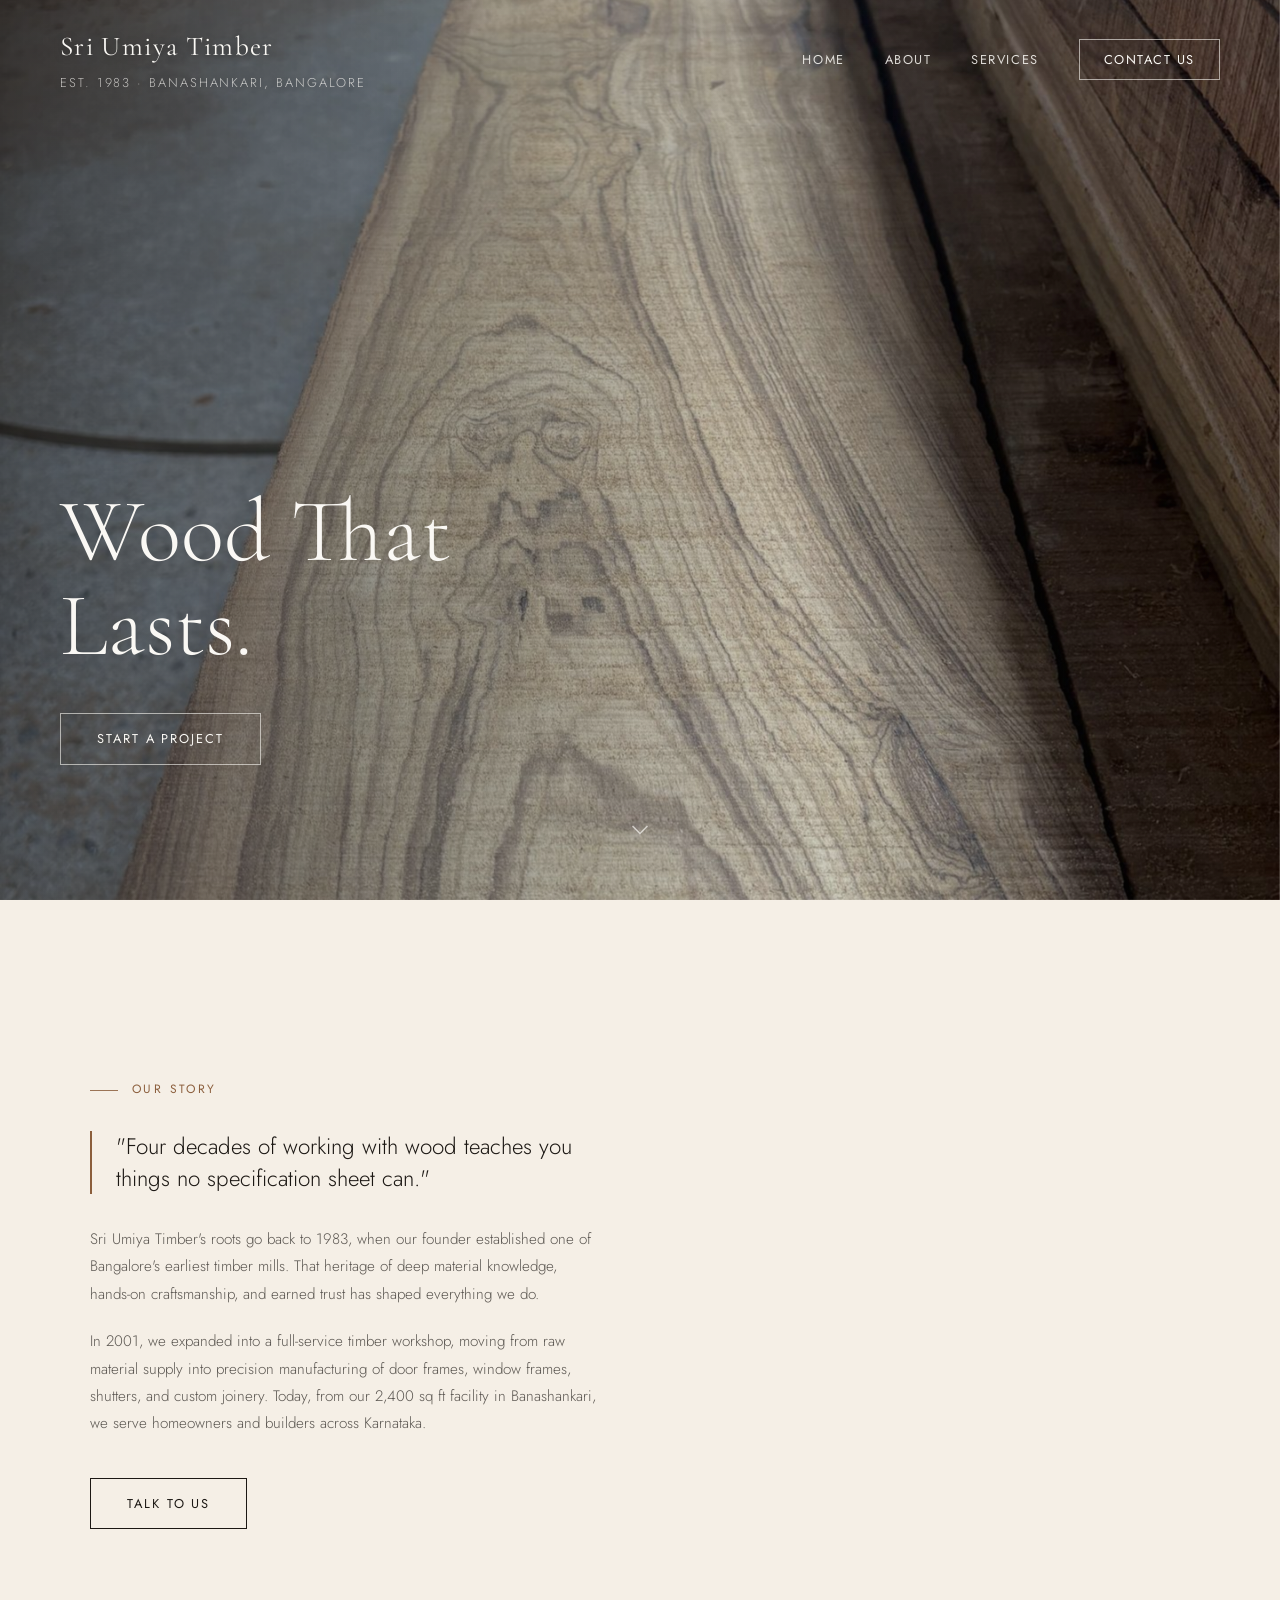
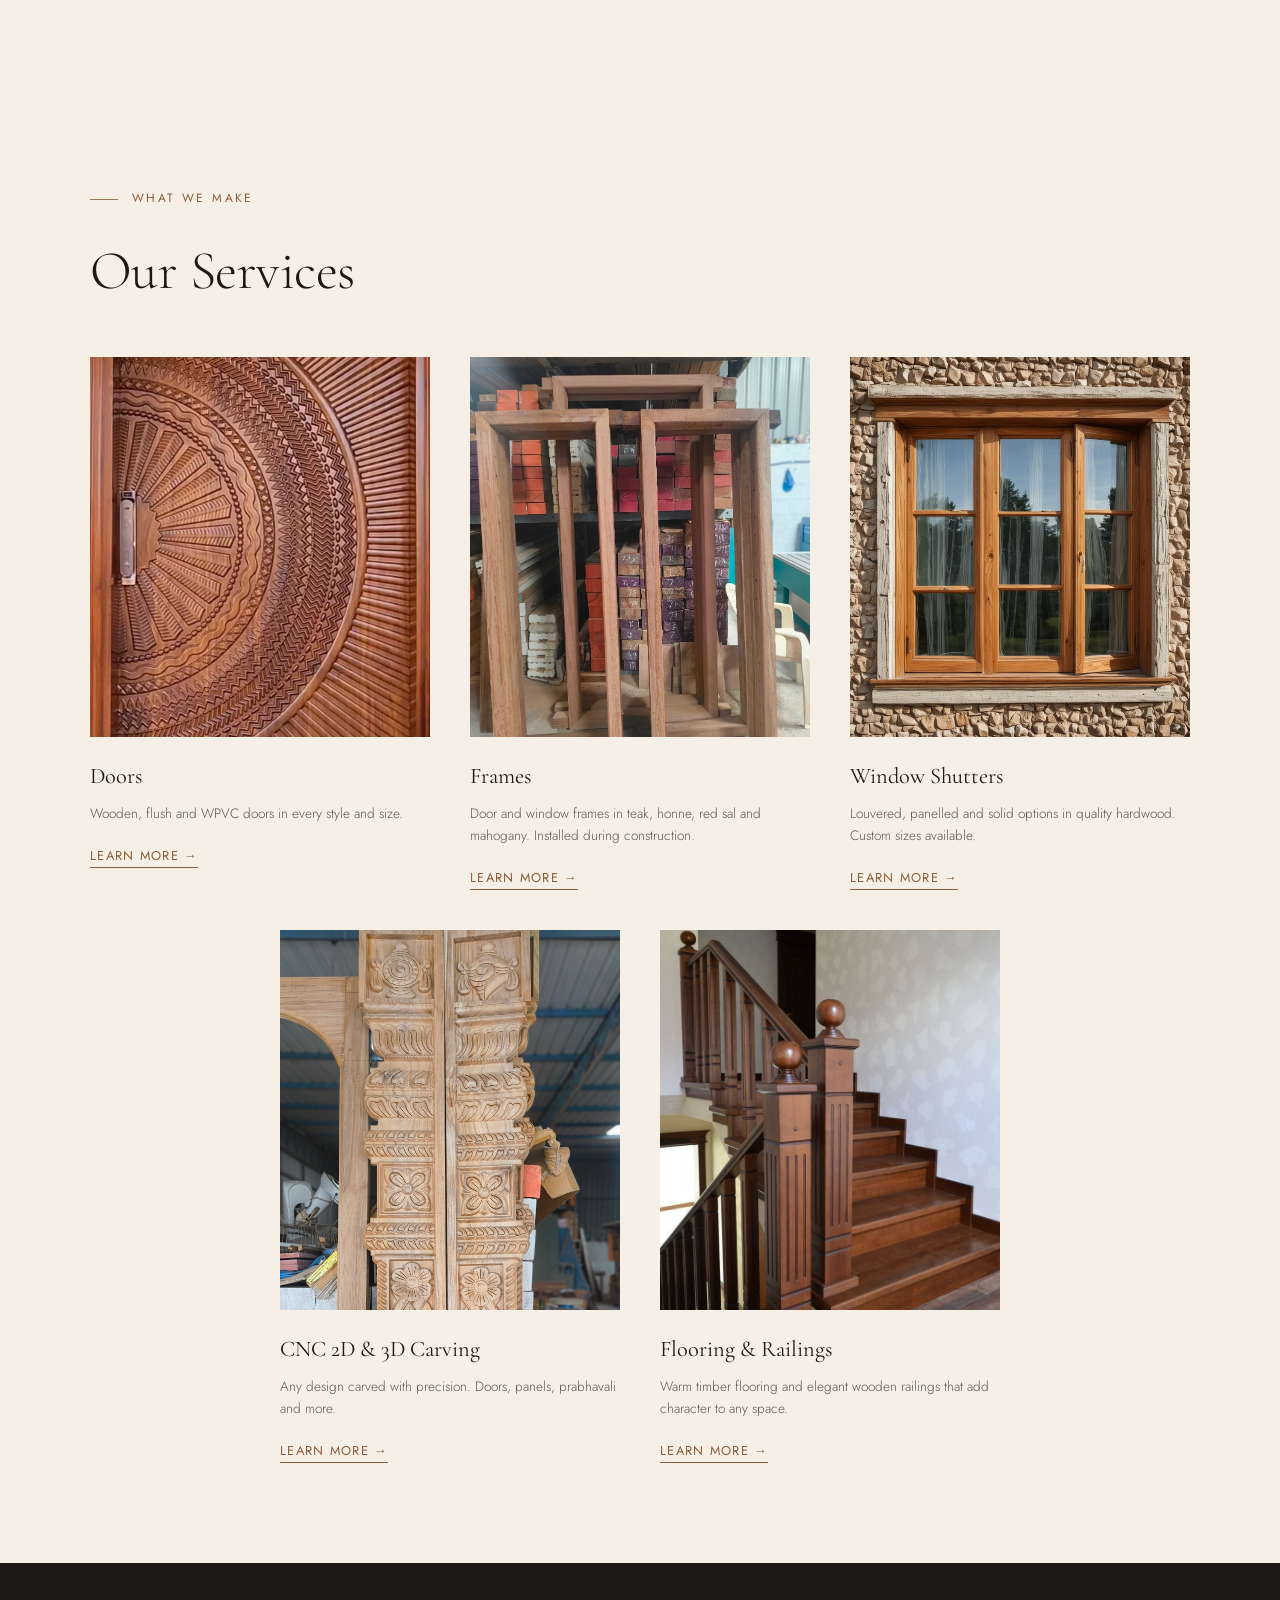
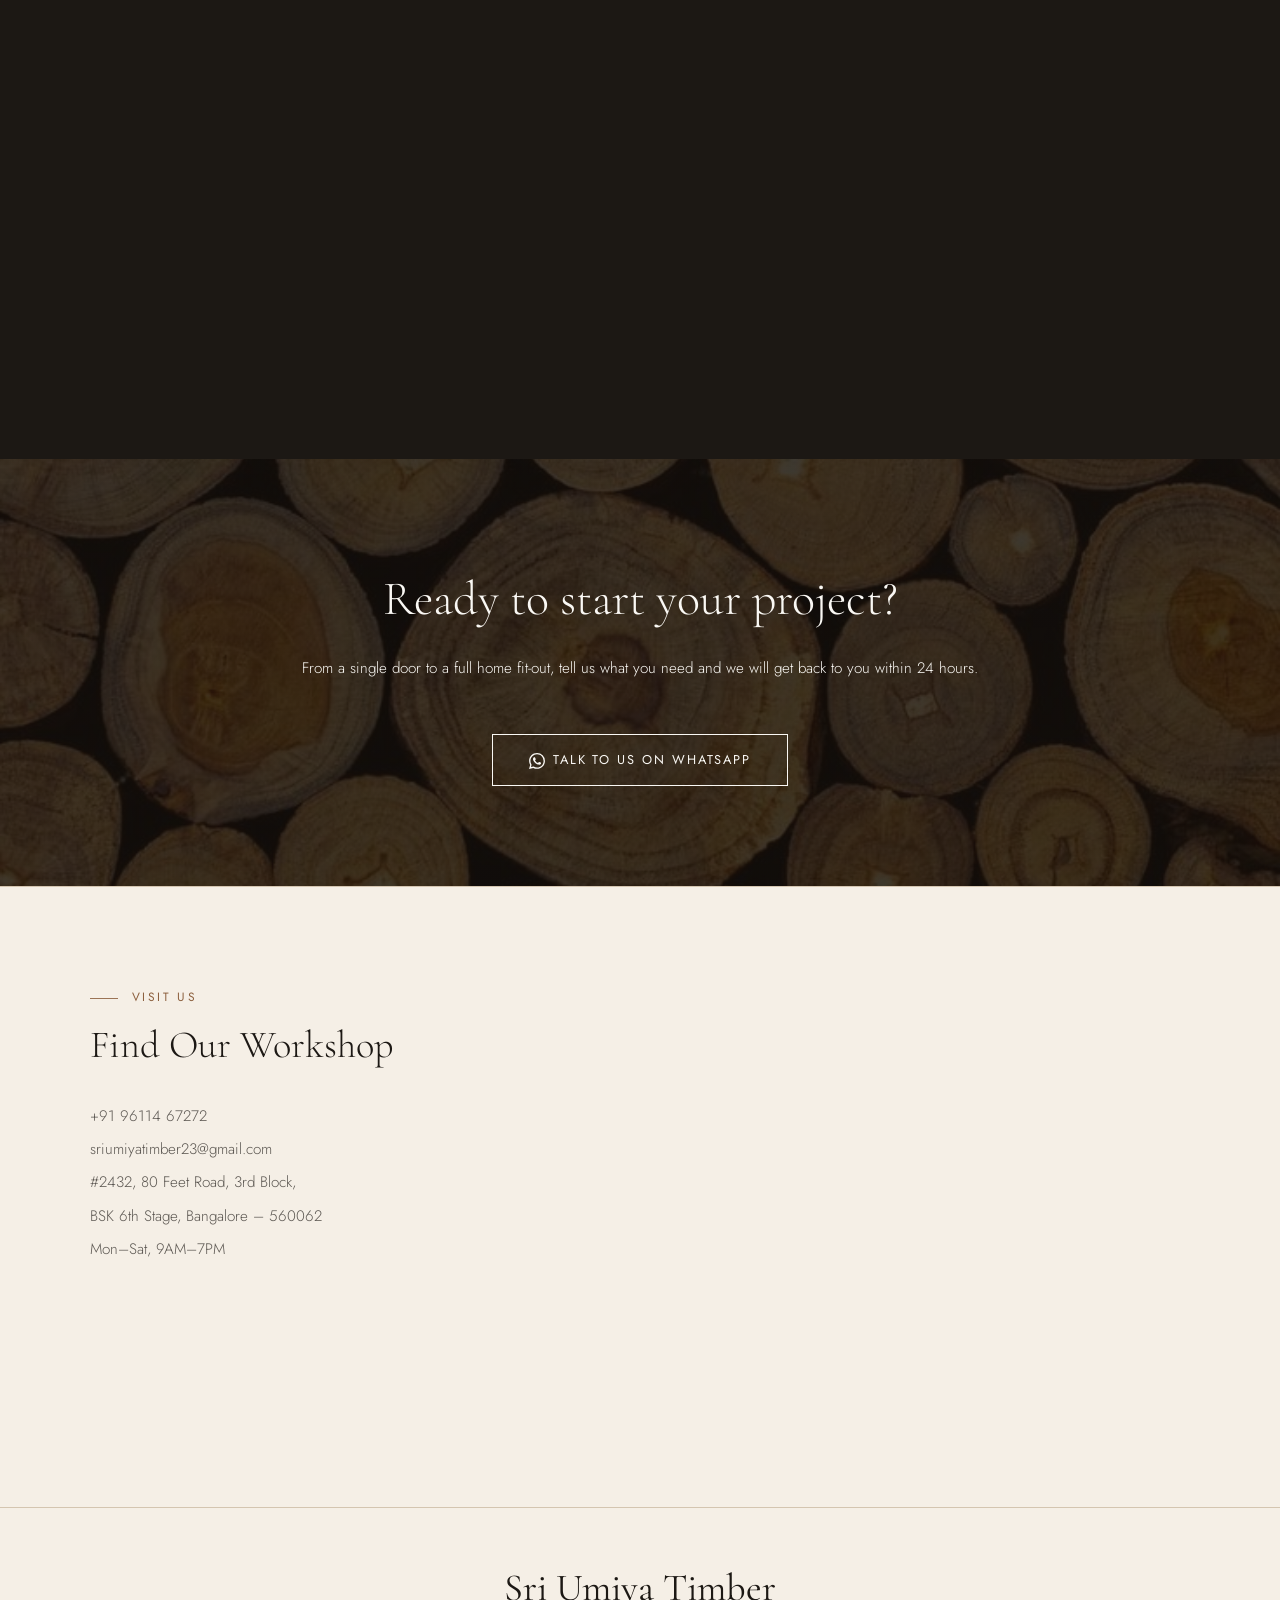
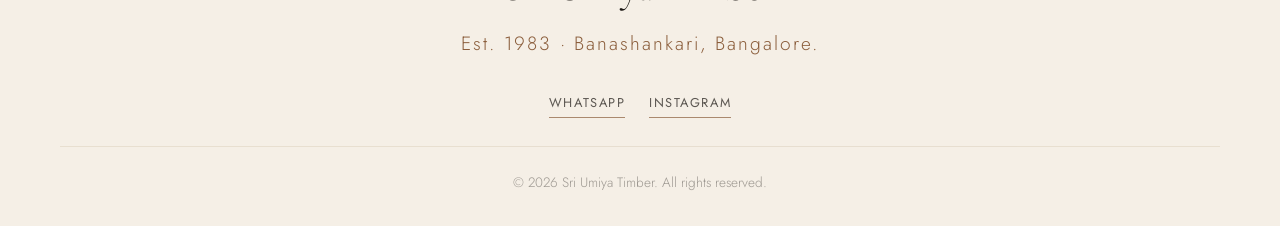
<file: index.html>
<!DOCTYPE html>
<html lang="en-IN">
<head>
    <meta charset="UTF-8">
    <meta name="viewport" content="width=device-width, initial-scale=1.0">
    <meta name="google-site-verification" content="gsXtbIq0kpDtdV9tCCpgiar8R8XmWiz-qlxarulQISg" />
    <title>Sri Umiya Timber | Teak Doors, Frames & CNC Carving in Bangalore</title>
    <meta name="description" content="Sri Umiya Timber, Est. 1983 — custom teak & hardwood doors, window frames, shutters, flooring and CNC 2D/3D wood carving in Banashankari, Bangalore. 40+ years of craftsmanship.">
    <meta name="keywords" content="timber Bangalore, wooden doors Bangalore, teak doors Banashankari, door frames, window shutters, CNC wood carving Bangalore, hardwood flooring, timber merchant BSK">
    <link rel="canonical" href="https://www.sriumiyatimber.com/">
    <meta name="robots" content="index,follow">
    <meta name="theme-color" content="#1C1814">
    <meta name="geo.region" content="IN-KA">
    <meta name="geo.placename" content="Bangalore">
    <meta name="geo.position" content="12.88448;77.51389">
    <meta name="ICBM" content="12.88448, 77.51389">
    <!-- Open Graph -->
    <meta property="og:type" content="website">
    <meta property="og:site_name" content="Sri Umiya Timber">
    <meta property="og:locale" content="en_IN">
    <meta property="og:title" content="Sri Umiya Timber | Teak Doors, Frames & CNC Carving in Bangalore">
    <meta property="og:description" content="Custom teak & hardwood doors, frames, shutters, flooring and CNC wood carving in Banashankari, Bangalore. Est. 1983.">
    <meta property="og:url" content="https://www.sriumiyatimber.com/">
    <meta property="og:image" content="https://www.sriumiyatimber.com/images/maindoor.jpg">
    <!-- Twitter -->
    <meta name="twitter:card" content="summary_large_image">
    <meta name="twitter:title" content="Sri Umiya Timber | Teak Doors, Frames & CNC Carving in Bangalore">
    <meta name="twitter:description" content="Custom teak & hardwood doors, frames, shutters, flooring and CNC wood carving in Banashankari, Bangalore. Est. 1983.">
    <meta name="twitter:image" content="https://www.sriumiyatimber.com/images/maindoor.jpg">
    <link rel="icon" type="image/svg+xml" href="favicon.svg">
    <link rel="preconnect" href="https://fonts.googleapis.com">
    <link rel="preconnect" href="https://fonts.gstatic.com" crossorigin>
    <link href="https://fonts.googleapis.com/css2?family=Cormorant+Garamond:ital,wght@0,300;0,400;0,600;1,300;1,400&family=Jost:wght@300;400;500&display=swap" rel="stylesheet">
    <link rel="stylesheet" href="style.css">
    <script src="animations.js" defer></script>
</head>
<body>

    <!-- NAVIGATION -->
    <nav class="navbar">
        <div class="nav-logo" onclick="window.scrollTo({top: 0, behavior: 'smooth'})" style="cursor:pointer;">
            Sri Umiya Timber
            <span class="nav-tagline">Est. 1983 · Banashankari, Bangalore</span>
        </div>
        <ul class="nav-links">
            <li><a href="#">Home</a></li>
            <li><a href="#about">About</a></li>
            <li><a href="#services">Services</a></li>
            <li><a href="https://wa.me/919611467272?text=Hi%2C%20I%20have%20an%20enquiry%20about%20wood%20for%20my%20project" target="_blank" class="nav-cta">Contact Us</a></li>
        </ul>
        <button class="hamburger" id="hamburger" aria-label="Open menu">
            <span></span><span></span><span></span>
        </button>
    </nav>

    <!-- MOBILE MENU -->
    <div class="mobile-menu" id="mobileMenu">
        <a href="#" onclick="document.getElementById('mobileMenu').classList.remove('open');document.getElementById('hamburger').classList.remove('open');">Home</a>
        <a href="#about" onclick="document.getElementById('mobileMenu').classList.remove('open');document.getElementById('hamburger').classList.remove('open');">About</a>
        <a href="#services" onclick="document.getElementById('mobileMenu').classList.remove('open');document.getElementById('hamburger').classList.remove('open');">Services</a>
        <a href="https://wa.me/919611467272?text=Hi%2C%20I%20have%20an%20enquiry%20about%20wood%20for%20my%20project" target="_blank" class="mobile-menu-cta">Contact Us</a>
    </div>

    <!-- HERO -->
    <section class="hero">
        <div class="hero-overlay"></div>
        <img src="images/IMG_3260.jpg" alt="Timber yard at Sri Umiya Timber" class="hero-img">
        <div class="hero-content">
            <h1>Wood That<br>Lasts.</h1>
            <a href="https://wa.me/919611467272?text=Hi%2C%20I%20have%20an%20enquiry%20about%20wood%20for%20my%20project" target="_blank" class="hero-btn">Start a Project</a>
        </div>
        <div class="scroll-hint" id="scrollHint">
            <svg viewBox="0 0 24 24" fill="none" stroke="currentColor" stroke-width="1.5" stroke-linecap="round" stroke-linejoin="round">
                <path d="M6 9l6 6 6-6"/>
            </svg>
        </div>
    </section>
    <!-- STORY SECTION -->
    <section class="story" id="about">
        <div class="story-container">
            <div class="story-text">
                <p class="story-tag">Our Story</p>
                <blockquote class="story-quote">
                    "Four decades of working with wood teaches you things no specification sheet can."
                </blockquote>
                <p class="story-body">
                    Sri Umiya Timber's roots go back to 1983, when our founder established one of Bangalore's earliest timber mills. That heritage of deep material knowledge, hands-on craftsmanship, and earned trust has shaped everything we do.
                </p>
                <p class="story-body">
                    In 2001, we expanded into a full-service timber workshop, moving from raw material supply into precision manufacturing of door frames, window frames, shutters, and custom joinery. Today, from our 2,400 sq ft facility in Banashankari, we serve homeowners and builders across Karnataka.
                </p>
                <a href="https://wa.me/919611467272?text=Hi%2C%20I%20have%20an%20enquiry%20about%20wood%20for%20my%20project" target="_blank" class="story-btn">Talk to Us</a>
            </div>
            <div class="story-image">
                <img src="images/IMG_3260.jpg" alt="Timber at Sri Umiya Timber workshop" loading="lazy">
            </div>
        </div>
    </section>

    <!-- SERVICES SECTION -->
    <section class="services" id="services">
        <div class="services-container">
            <p class="services-tag">What We Make</p>
            <h2 class="services-heading">Our Services</h2>
            <div class="services-grid">

                <div class="service-card">
                    <a href="doors.html" class="service-img-wrap">
                        <img src="images/maindoor.jpg" alt="Teak wooden main door made by Sri Umiya Timber, Bangalore" class="img-zoom" style="object-position: center center;">
                    </a>
                    <div class="service-card-content">
                        <h3>Doors</h3>
                        <p>Wooden, flush and WPVC doors in every style and size.</p>
                        <a href="doors.html" class="service-link">Learn More →</a>
                    </div>
                </div>

                <div class="service-card">
                    <a href="frames.html" class="service-img-wrap">
                        <img src="images/frames.jpg" alt="Teak door and window frames at Sri Umiya Timber, Bangalore" style="object-position: center center;">
                    </a>
                    <div class="service-card-content">
                        <h3>Frames</h3>
                        <p>Door and window frames in teak, honne, red sal and mahogany. Installed during construction.</p>
                        <a href="frames.html" class="service-link">Learn More →</a>
                    </div>
                </div>

                <div class="service-card">
                    <a href="windowshutters.html" class="service-img-wrap">
                        <img src="images/winddow_shutters.jpg" alt="Wooden window shutters in hardwood, Sri Umiya Timber Bangalore" style="object-position: center center;">
                    </a>
                    <div class="service-card-content">
                        <h3>Window Shutters</h3>
                        <p>Louvered, panelled and solid options in quality hardwood. Custom sizes available.</p>
                        <a href="windowshutters.html" class="service-link">Learn More →</a>
                    </div>
                </div>

                <div class="service-card">
                    <a href="cnc.html" class="service-img-wrap">
                        <img src="images/prabhavali.jpg" alt="CNC carved wooden prabhavali for pooja room, Sri Umiya Timber Bangalore">
                    </a>
                    <div class="service-card-content">
                        <h3>CNC 2D & 3D Carving</h3>
                        <p>Any design carved with precision. Doors, panels, prabhavali and more.</p>
                        <a href="cnc.html" class="service-link">Learn More →</a>
                    </div>
                </div>

                <div class="service-card">
                    <a href="flooring.html" class="service-img-wrap">
                        <img src="images/wood_railings.jpg" alt="Wooden staircase railings and hardwood flooring, Sri Umiya Timber Bangalore" style="object-position: center center;">
                    </a>
                    <div class="service-card-content">
                        <h3>Flooring & Railings</h3>
                        <p>Warm timber flooring and elegant wooden railings that add character to any space.</p>
                        <a href="flooring.html" class="service-link">Learn More →</a>
                    </div>
                </div>

            </div>
        </div>
    </section>

    <!-- STATS SECTION -->
    <section class="stats">
        <div class="stats-container">
            <div class="stats-intro">
                <h2 class="stats-intro-heading">Crafted for Precision.<br>Built for Trust.</h2>
                <p class="stats-intro-body">Four decades of timber expertise, three generations of craftsmanship, and one discipline: building joinery that holds up for generations.</p>
            </div>
            <div class="stats-grid">
                <div class="stat-item">
                    <p class="stat-number">40+</p>
                    <p class="stat-label">Years in<br>Business</p>
                </div>
                <div class="stat-item">
                    <p class="stat-number">3</p>
                    <p class="stat-label">Generations of<br>Craftsmen</p>
                </div>
                <div class="stat-item">
                    <p class="stat-number">2,400</p>
                    <p class="stat-label">Sq ft<br>Workshop</p>
                </div>
                <div class="stat-item">
                    <p class="stat-number">1,800+</p>
                    <p class="stat-label">Cft Monthly<br>Production</p>
                </div>
            </div>
        </div>
    </section>

    <!-- CTA SECTION -->
    <section class="page-cta" style="background-image: linear-gradient(rgba(20,15,10,0.82), rgba(20,15,10,0.82)), url('images/teak_logs.jpg'); background-size: cover; background-position: center;">
        <h2>Ready to start your project?</h2>
        <p>From a single door to a full home fit-out, tell us what you need and we will get back to you within 24 hours.</p>
        <a href="https://wa.me/919611467272?text=Hi%2C%20I%20have%20an%20enquiry%20about%20wood%20for%20my%20project" target="_blank" class="door-btn door-btn-light"><svg class="wa-icon" viewBox="0 0 24 24" xmlns="http://www.w3.org/2000/svg"><path d="M17.472 14.382c-.297-.149-1.758-.867-2.03-.967-.273-.099-.471-.148-.67.15-.197.297-.767.966-.94 1.164-.173.199-.347.223-.644.075-.297-.15-1.255-.463-2.39-1.475-.883-.788-1.48-1.761-1.653-2.059-.173-.297-.018-.458.13-.606.134-.133.298-.347.446-.52.149-.174.198-.298.298-.497.099-.198.05-.371-.025-.52-.075-.149-.669-1.612-.916-2.207-.242-.579-.487-.5-.669-.51-.173-.008-.371-.01-.57-.01-.198 0-.52.074-.792.372-.272.297-1.04 1.016-1.04 2.479 0 1.462 1.065 2.875 1.213 3.074.149.198 2.096 3.2 5.077 4.487.709.306 1.262.489 1.694.625.712.227 1.36.195 1.871.118.571-.085 1.758-.719 2.006-1.413.248-.694.248-1.289.173-1.413-.074-.124-.272-.198-.57-.347m-5.421 7.403h-.004a9.87 9.87 0 01-5.031-1.378l-.361-.214-3.741.982.998-3.648-.235-.374a9.86 9.86 0 01-1.51-5.26c.001-5.45 4.436-9.884 9.888-9.884 2.64 0 5.122 1.03 6.988 2.898a9.825 9.825 0 012.893 6.994c-.003 5.45-4.437 9.884-9.885 9.884m8.413-18.297A11.815 11.815 0 0012.05 0C5.495 0 .16 5.335.157 11.892c0 2.096.547 4.142 1.588 5.945L.057 24l6.305-1.654a11.882 11.882 0 005.683 1.448h.005c6.554 0 11.89-5.335 11.893-11.893a11.821 11.821 0 00-3.48-8.413z"/></svg>Talk to Us on WhatsApp</a>
    </section>

    <!-- FIND US -->
    <section class="find-us">
        <div class="find-us-container">
            <div class="find-us-text">
                <p class="find-us-tag">Visit Us</p>
                <h2 class="find-us-heading">Find Our Workshop</h2>
                <div class="find-us-details">
                    <p><a href="tel:+919611467272">+91 96114 67272</a></p>
                    <p><a href="mailto:sriumiyatimber23@gmail.com">sriumiyatimber23@gmail.com</a></p>
                    <p>#2432, 80 Feet Road, 3rd Block,<br>BSK 6th Stage, Bangalore – 560062</p>
                    <p>Mon–Sat, 9AM–7PM</p>
                </div>
            </div>
            <div class="find-us-map">
                <iframe src="https://www.google.com/maps/embed?pb=!1m18!1m12!1m3!1d3889.3612081338956!2d77.51388847481846!3d12.884479716782895!2m3!1f0!2f0!3f0!3m2!1i1024!2i768!4f13.1!3m3!1m2!1s0x3bae3f1d9801bc2f%3A0xe9513df0ca48e055!2sSRI%20UMIYA%20TIMBER!5e0!3m2!1sen!2sin!4v1781263225497!5m2!1sen!2sin" allowfullscreen="" loading="lazy" referrerpolicy="no-referrer-when-downgrade" title="Sri Umiya Timber location"></iframe>
            </div>
        </div>
    </section>

    <!-- FOOTER -->
    <footer class="footer footer-minimal">
        <p class="footer-logo">Sri Umiya Timber</p>
        <p class="footer-tagline">Est. 1983 · Banashankari, Bangalore.</p>
        <div class="footer-social">
            <a href="https://wa.me/919611467272" target="_blank" rel="noopener">WhatsApp</a>
            <a href="https://www.instagram.com/sri_umiya_timber/" target="_blank" rel="noopener">Instagram</a>
        </div>
        <p class="footer-copy">© 2026 Sri Umiya Timber. All rights reserved.</p>
    </footer>

    <script>
        const hamburger = document.getElementById('hamburger');
        const mobileMenu = document.getElementById('mobileMenu');
        hamburger.addEventListener('click', () => {
            hamburger.classList.toggle('open');
            mobileMenu.classList.toggle('open');
        });

        const navbar = document.querySelector('.navbar');
        const hero = document.querySelector('.hero');
        const scrollHint = document.getElementById('scrollHint');
        window.addEventListener('scroll', () => {
            const progress = Math.min(window.scrollY / (hero.offsetHeight * 0.55), 1);
            hero.style.setProperty('--hero-fade', progress);
            if (window.scrollY > hero.offsetHeight * 0.75) {
                navbar.classList.add('navbar-scrolled');
            } else {
                navbar.classList.remove('navbar-scrolled');
            }
            scrollHint.style.opacity = window.scrollY > 60 ? '0' : '1';
        }, { passive: true });
    </script>

    <!-- STRUCTURED DATA: LocalBusiness -->
    <script type="application/ld+json">
    {
      "@context": "https://schema.org",
      "@type": "HomeAndConstructionBusiness",
      "@id": "https://www.sriumiyatimber.com/#business",
      "name": "Sri Umiya Timber",
      "description": "Custom teak and hardwood doors, window and door frames, window shutters, hardwood flooring, railings and CNC 2D/3D wood carving. Est. 1983, Banashankari, Bangalore.",
      "url": "https://www.sriumiyatimber.com/",
      "logo": "https://www.sriumiyatimber.com/favicon.svg",
      "image": "https://www.sriumiyatimber.com/images/maindoor.jpg",
      "telephone": "+91-96114-67272",
      "email": "sriumiyatimber23@gmail.com",
      "priceRange": "₹₹",
      "foundingDate": "1983",
      "address": {
        "@type": "PostalAddress",
        "streetAddress": "#2432, 80 Feet Road, 3rd Block, BSK 6th Stage",
        "addressLocality": "Bangalore",
        "addressRegion": "Karnataka",
        "postalCode": "560062",
        "addressCountry": "IN"
      },
      "geo": {
        "@type": "GeoCoordinates",
        "latitude": 12.88448,
        "longitude": 77.51389
      },
      "areaServed": {
        "@type": "City",
        "name": "Bangalore"
      },
      "openingHoursSpecification": [{
        "@type": "OpeningHoursSpecification",
        "dayOfWeek": ["Monday", "Tuesday", "Wednesday", "Thursday", "Friday", "Saturday"],
        "opens": "09:00",
        "closes": "19:00"
      }],
      "sameAs": [
        "https://www.instagram.com/sri_umiya_timber/"
      ]
    }
    </script>

</body>
</html>
</file>
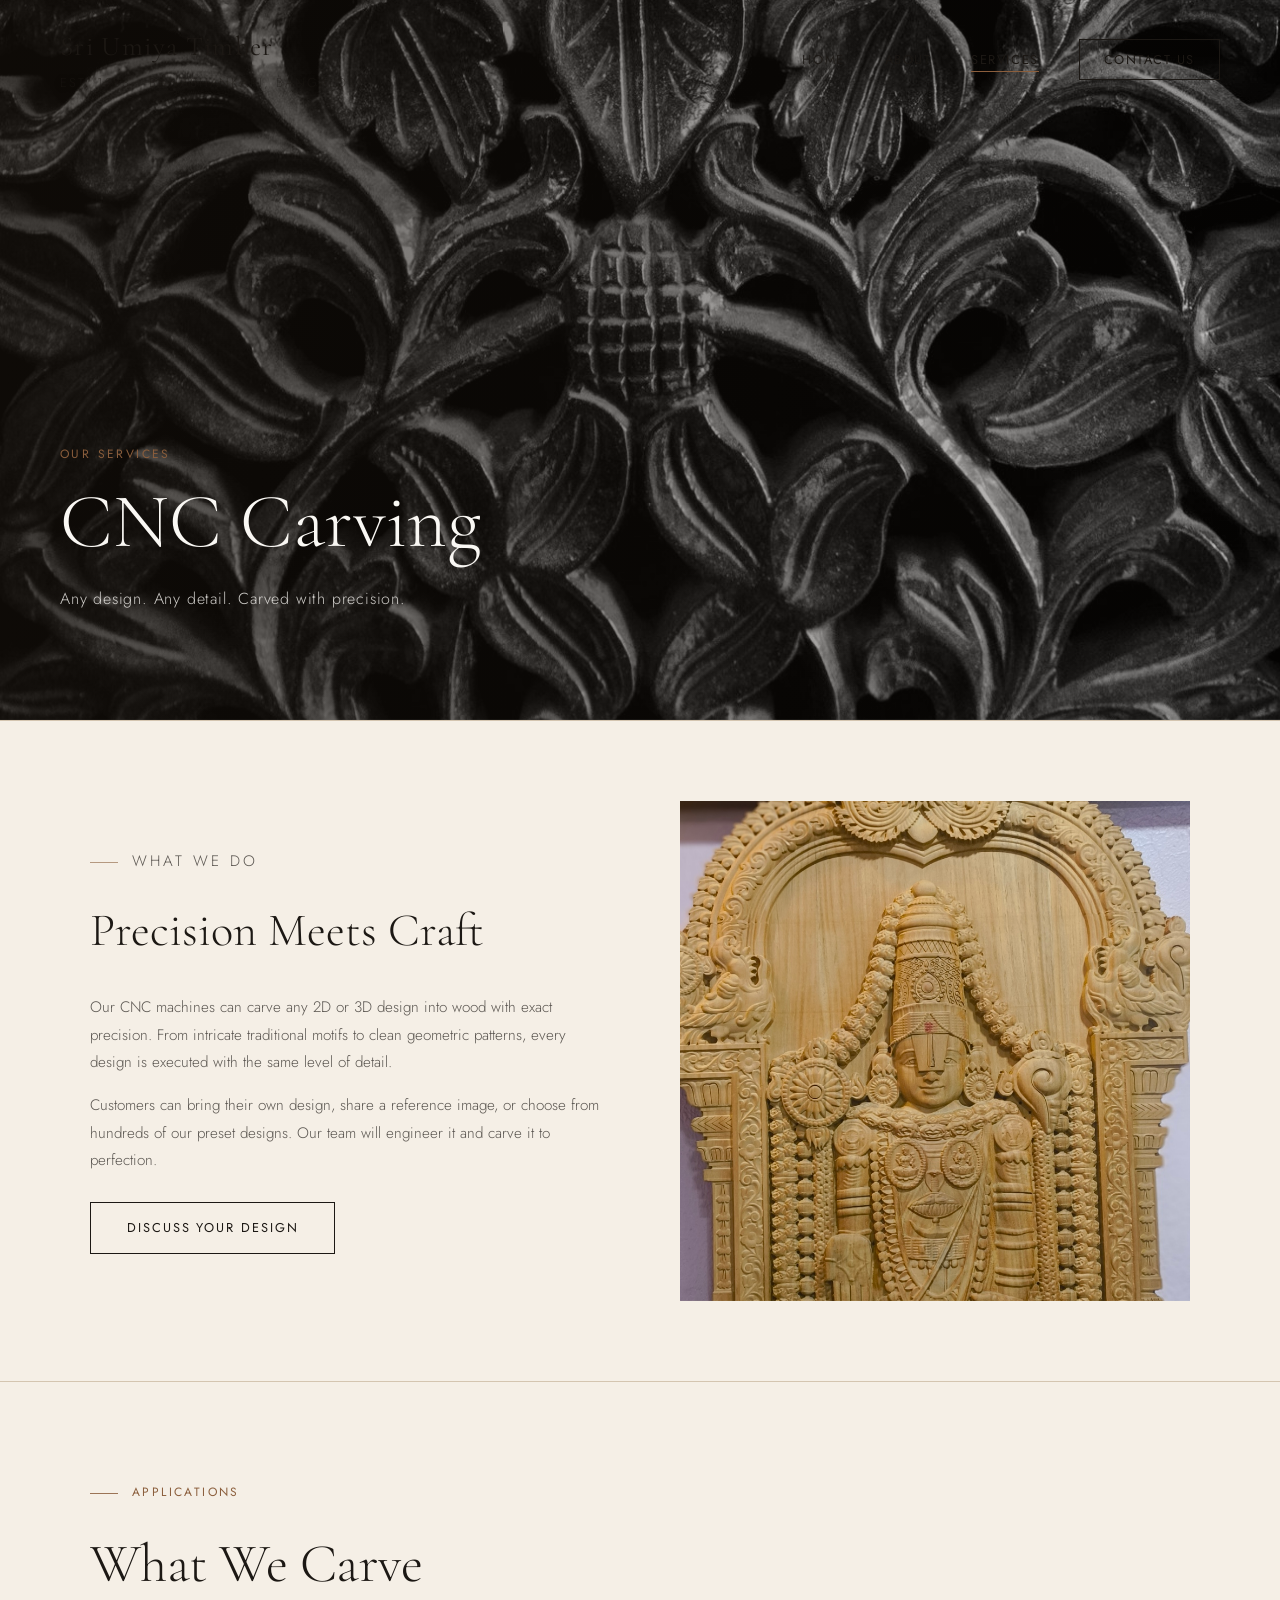
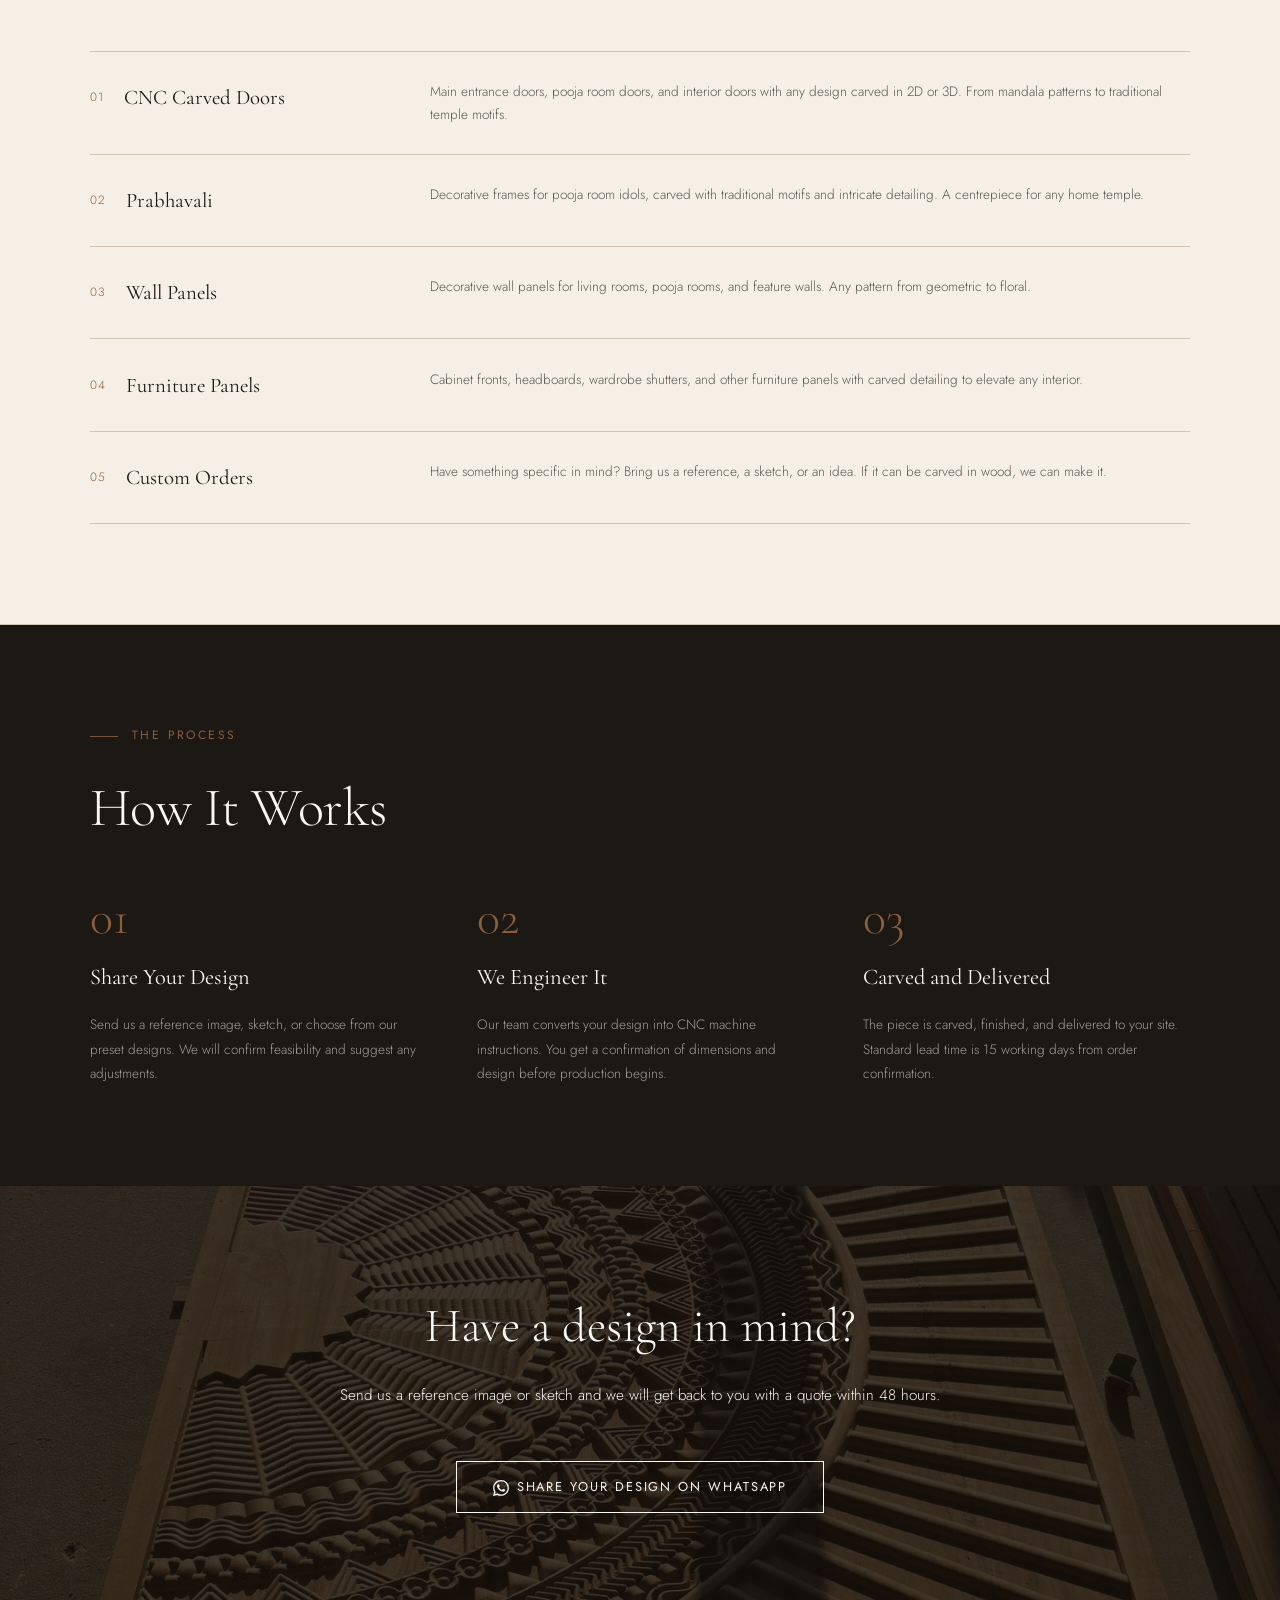
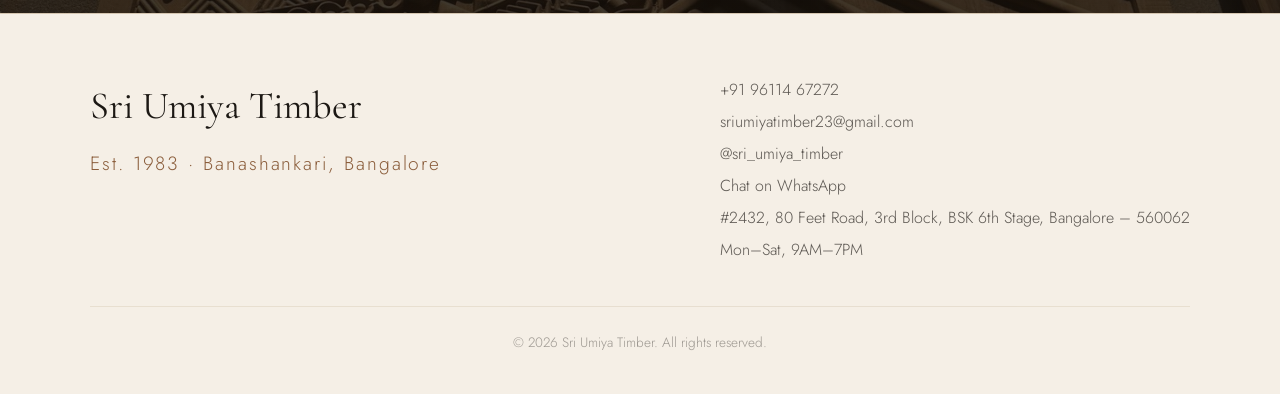
<file: cnc.html>
<!DOCTYPE html>
<html lang="en-IN">
<head>
    <meta charset="UTF-8">
    <meta name="viewport" content="width=device-width, initial-scale=1.0">
    <title>CNC Wood Carving in Bangalore — Doors, Prabhavali &amp; Panels | Sri Umiya Timber</title>
    <meta name="description" content="CNC 2D &amp; 3D wood carving in Bangalore. Mandala doors, prabhavali, temple motifs, wall and furniture panels. Any design carved to precision. Sri Umiya Timber, Est. 1983.">
    <meta name="keywords" content="CNC wood carving Bangalore, CNC carved doors, prabhavali carving, mandala door, 3D wood carving, temple carving, wooden wall panels, Sri Umiya Timber">
    <link rel="canonical" href="https://www.sriumiyatimber.com/cnc.html">
    <meta name="robots" content="index,follow">
    <meta name="theme-color" content="#1C1814">
    <meta name="geo.region" content="IN-KA">
    <meta name="geo.placename" content="Bangalore">
    <meta name="geo.position" content="12.88448;77.51389">
    <meta name="ICBM" content="12.88448, 77.51389">
    <!-- Open Graph -->
    <meta property="og:type" content="website">
    <meta property="og:site_name" content="Sri Umiya Timber">
    <meta property="og:locale" content="en_IN">
    <meta property="og:title" content="CNC Wood Carving in Bangalore — Doors, Prabhavali &amp; Panels | Sri Umiya Timber">
    <meta property="og:description" content="CNC 2D &amp; 3D wood carving in Bangalore. Mandala doors, prabhavali, temple motifs, wall and furniture panels. Est. 1983.">
    <meta property="og:url" content="https://www.sriumiyatimber.com/cnc.html">
    <meta property="og:image" content="https://www.sriumiyatimber.com/images/venkateshwara_carving.jpg">
    <!-- Twitter -->
    <meta name="twitter:card" content="summary_large_image">
    <meta name="twitter:title" content="CNC Wood Carving in Bangalore — Doors, Prabhavali &amp; Panels | Sri Umiya Timber">
    <meta name="twitter:description" content="CNC 2D &amp; 3D wood carving in Bangalore. Mandala doors, prabhavali, temple motifs, wall and furniture panels. Est. 1983.">
    <meta name="twitter:image" content="https://www.sriumiyatimber.com/images/venkateshwara_carving.jpg">
    <link rel="icon" type="image/svg+xml" href="favicon.svg">
    <link rel="preconnect" href="https://fonts.googleapis.com">
    <link rel="preconnect" href="https://fonts.gstatic.com" crossorigin>
    <link href="https://fonts.googleapis.com/css2?family=Cormorant+Garamond:ital,wght@0,300;0,400;0,600;1,300;1,400&family=Jost:wght@300;400;500&display=swap" rel="stylesheet">
    <link rel="stylesheet" href="style.css">
    <script src="animations.js" defer></script>
</head>
<body>

    <!-- NAVIGATION -->
    <nav class="navbar navbar-light">
        <div class="nav-logo" onclick="window.location='index.html'" style="cursor:pointer;">
            Sri Umiya Timber
            <span class="nav-tagline">Est. 1983 · Banashankari, Bangalore</span>
        </div>
        <ul class="nav-links nav-links-dark">
            <li><a href="index.html">Home</a></li>
            <li><a href="index.html#about">About</a></li>
            <li><a href="index.html#services" class="nav-active">Services</a></li>
            <li><a href="https://wa.me/919611467272?text=Hi%2C%20I%20have%20an%20enquiry%20about%20wood%20for%20my%20project" target="_blank" class="nav-cta nav-cta-dark">Contact Us</a></li>
        </ul>
        <button class="hamburger hamburger-dark" id="hamburger" aria-label="Open menu">
            <span></span><span></span><span></span>
        </button>
    </nav>

    <!-- MOBILE MENU -->
    <div class="mobile-menu" id="mobileMenu">
        <a href="index.html">Home</a>
        <a href="index.html#about">About</a>
        <a href="index.html#services">Services</a>
        <a href="https://wa.me/919611467272?text=Hi%2C%20I%20have%20an%20enquiry%20about%20wood%20for%20my%20project" target="_blank" class="mobile-menu-cta">Contact Us</a>
    </div>

    <!-- PAGE HERO WITH IMAGE -->
    <section class="cnc-hero">
        <div class="cnc-hero-overlay"></div>
        <img src="images/black_cnc.jpg" alt="CNC carved mandala door" class="cnc-hero-img">
        <div class="cnc-hero-content">
            <p class="page-hero-tag">Our Services</p>
            <h1 class="page-hero-title" style="color: var(--white);">CNC Carving</h1>
            <p class="cnc-hero-sub">Any design. Any detail. Carved with precision.</p>
        </div>
    </section>

    <!-- INTRO SECTION -->
    <section class="door-section">
        <div class="door-section-container">

            <!-- Intro text -->
            <div class="door-section-text">
                <p class="door-tag">What We Do</p>
                <h2>Precision Meets Craft</h2>
                <p>Our CNC machines can carve any 2D or 3D design into wood with exact precision. From intricate traditional motifs to clean geometric patterns, every design is executed with the same level of detail.</p>
                <p>Customers can bring their own design, share a reference image, or choose from hundreds of our preset designs. Our team will engineer it and carve it to perfection.</p>
                <a href="https://wa.me/919611467272?text=Hi%2C%20I%20have%20an%20enquiry%20about%20CNC%20carving" target="_blank" class="door-btn">Discuss Your Design</a>
            </div>

            <!-- CNC work photo -->
            <div class="door-section-images">
                <img src="images/venkateshwara_carving.jpg" alt="CNC carved Venkateswara prabhavali" loading="lazy">
            </div>

        </div>
    </section>

    <!-- WHAT WE CARVE SECTION -->
    <section class="cnc-works">
        <div class="cnc-works-container">
            <p class="services-tag">Applications</p>
            <h2 class="services-heading">What We Carve</h2>

            <!-- Works list -->
            <div class="wood-list">

                <div class="wood-list-item">
                    <div class="wood-list-left">
                        <span class="wood-list-number">01</span>
                        <h3>CNC Carved Doors</h3>
                    </div>
                    <p>Main entrance doors, pooja room doors, and interior doors with any design carved in 2D or 3D. From mandala patterns to traditional temple motifs.</p>
                </div>

                <div class="wood-list-item">
                    <div class="wood-list-left">
                        <span class="wood-list-number">02</span>
                        <h3>Prabhavali</h3>
                    </div>
                    <p>Decorative frames for pooja room idols, carved with traditional motifs and intricate detailing. A centrepiece for any home temple.</p>
                </div>

                <div class="wood-list-item">
                    <div class="wood-list-left">
                        <span class="wood-list-number">03</span>
                        <h3>Wall Panels</h3>
                    </div>
                    <p>Decorative wall panels for living rooms, pooja rooms, and feature walls. Any pattern from geometric to floral.</p>
                </div>

                <div class="wood-list-item">
                    <div class="wood-list-left">
                        <span class="wood-list-number">04</span>
                        <h3>Furniture Panels</h3>
                    </div>
                    <p>Cabinet fronts, headboards, wardrobe shutters, and other furniture panels with carved detailing to elevate any interior.</p>
                </div>

                <div class="wood-list-item">
                    <div class="wood-list-left">
                        <span class="wood-list-number">05</span>
                        <h3>Custom Orders</h3>
                    </div>
                    <p>Have something specific in mind? Bring us a reference, a sketch, or an idea. If it can be carved in wood, we can make it.</p>
                </div>

            </div>
        </div>
    </section>

    <!-- HOW IT WORKS -->
    <section class="cnc-process">
        <div class="cnc-process-container">
            <p class="services-tag">The Process</p>
            <h2 class="services-heading">How It Works</h2>

            <div class="process-grid">

                <div class="process-step">
                    <span class="process-number">01</span>
                    <h3>Share Your Design</h3>
                    <p>Send us a reference image, sketch, or choose from our preset designs. We will confirm feasibility and suggest any adjustments.</p>
                </div>

                <div class="process-step">
                    <span class="process-number">02</span>
                    <h3>We Engineer It</h3>
                    <p>Our team converts your design into CNC machine instructions. You get a confirmation of dimensions and design before production begins.</p>
                </div>

                <div class="process-step">
                    <span class="process-number">03</span>
                    <h3>Carved and Delivered</h3>
                    <p>The piece is carved, finished, and delivered to your site. Standard lead time is 15 working days from order confirmation.</p>
                </div>

            </div>
        </div>
    </section>

    <!-- CTA -->
    <section class="page-cta" style="background-image: linear-gradient(rgba(20,15,10,0.82), rgba(20,15,10,0.82)), url('images/IMG_5464.jpg'); background-size: cover; background-position: center;">
        <h2>Have a design in mind?</h2>
        <p>Send us a reference image or sketch and we will get back to you with a quote within 48 hours.</p>
        <a href="https://wa.me/919611467272?text=Hi%2C%20I%20have%20an%20enquiry%20about%20CNC%20carving" target="_blank" class="door-btn door-btn-light"><svg class="wa-icon" viewBox="0 0 24 24" xmlns="http://www.w3.org/2000/svg"><path d="M17.472 14.382c-.297-.149-1.758-.867-2.03-.967-.273-.099-.471-.148-.67.15-.197.297-.767.966-.94 1.164-.173.199-.347.223-.644.075-.297-.15-1.255-.463-2.39-1.475-.883-.788-1.48-1.761-1.653-2.059-.173-.297-.018-.458.13-.606.134-.133.298-.347.446-.52.149-.174.198-.298.298-.497.099-.198.05-.371-.025-.52-.075-.149-.669-1.612-.916-2.207-.242-.579-.487-.5-.669-.51-.173-.008-.371-.01-.57-.01-.198 0-.52.074-.792.372-.272.297-1.04 1.016-1.04 2.479 0 1.462 1.065 2.875 1.213 3.074.149.198 2.096 3.2 5.077 4.487.709.306 1.262.489 1.694.625.712.227 1.36.195 1.871.118.571-.085 1.758-.719 2.006-1.413.248-.694.248-1.289.173-1.413-.074-.124-.272-.198-.57-.347m-5.421 7.403h-.004a9.87 9.87 0 01-5.031-1.378l-.361-.214-3.741.982.998-3.648-.235-.374a9.86 9.86 0 01-1.51-5.26c.001-5.45 4.436-9.884 9.888-9.884 2.64 0 5.122 1.03 6.988 2.898a9.825 9.825 0 012.893 6.994c-.003 5.45-4.437 9.884-9.885 9.884m8.413-18.297A11.815 11.815 0 0012.05 0C5.495 0 .16 5.335.157 11.892c0 2.096.547 4.142 1.588 5.945L.057 24l6.305-1.654a11.882 11.882 0 005.683 1.448h.005c6.554 0 11.89-5.335 11.893-11.893a11.821 11.821 0 00-3.48-8.413z"/></svg>Share Your Design on WhatsApp</a>
    </section>

    <!-- FOOTER -->
    <footer class="footer">
        <div class="footer-container">
            <div class="footer-left">
                <p class="footer-logo">Sri Umiya Timber</p>
                <p class="footer-tagline">Est. 1983 · Banashankari, Bangalore</p>
            </div>
            <div class="footer-right">
                <p><a href="tel:+919611467272">+91 96114 67272</a></p>
                <p><a href="mailto:sriumiyatimber23@gmail.com">sriumiyatimber23@gmail.com</a></p>
                <p><a href="https://www.instagram.com/sri_umiya_timber/" target="_blank" rel="noopener">@sri_umiya_timber</a></p>
                <p><a href="https://wa.me/919611467272" target="_blank" rel="noopener">Chat on WhatsApp</a></p>
                <p>#2432, 80 Feet Road, 3rd Block, BSK 6th Stage, Bangalore – 560062</p>
                <p>Mon–Sat, 9AM–7PM</p>
            </div>
        </div>
        <p class="footer-copy">© 2026 Sri Umiya Timber. All rights reserved.</p>
    </footer>


    <script>
        const hamburger = document.getElementById('hamburger');
        const mobileMenu = document.getElementById('mobileMenu');
        hamburger.addEventListener('click', () => {
            hamburger.classList.toggle('open');
            mobileMenu.classList.toggle('open');
        });
    </script>

    <!-- STRUCTURED DATA: Breadcrumb + Service -->
    <script type="application/ld+json">
    {
      "@context": "https://schema.org",
      "@graph": [
        {
          "@type": "BreadcrumbList",
          "itemListElement": [
            { "@type": "ListItem", "position": 1, "name": "Home", "item": "https://www.sriumiyatimber.com/" },
            { "@type": "ListItem", "position": 2, "name": "CNC Carving", "item": "https://www.sriumiyatimber.com/cnc.html" }
          ]
        },
        {
          "@type": "Service",
          "name": "CNC 2D & 3D Wood Carving",
          "serviceType": "CNC carved doors, prabhavali, temple motifs, wall and furniture panels",
          "areaServed": { "@type": "City", "name": "Bangalore" },
          "provider": { "@id": "https://www.sriumiyatimber.com/#business" }
        }
      ]
    }
    </script>

</body>
</html>
</file>
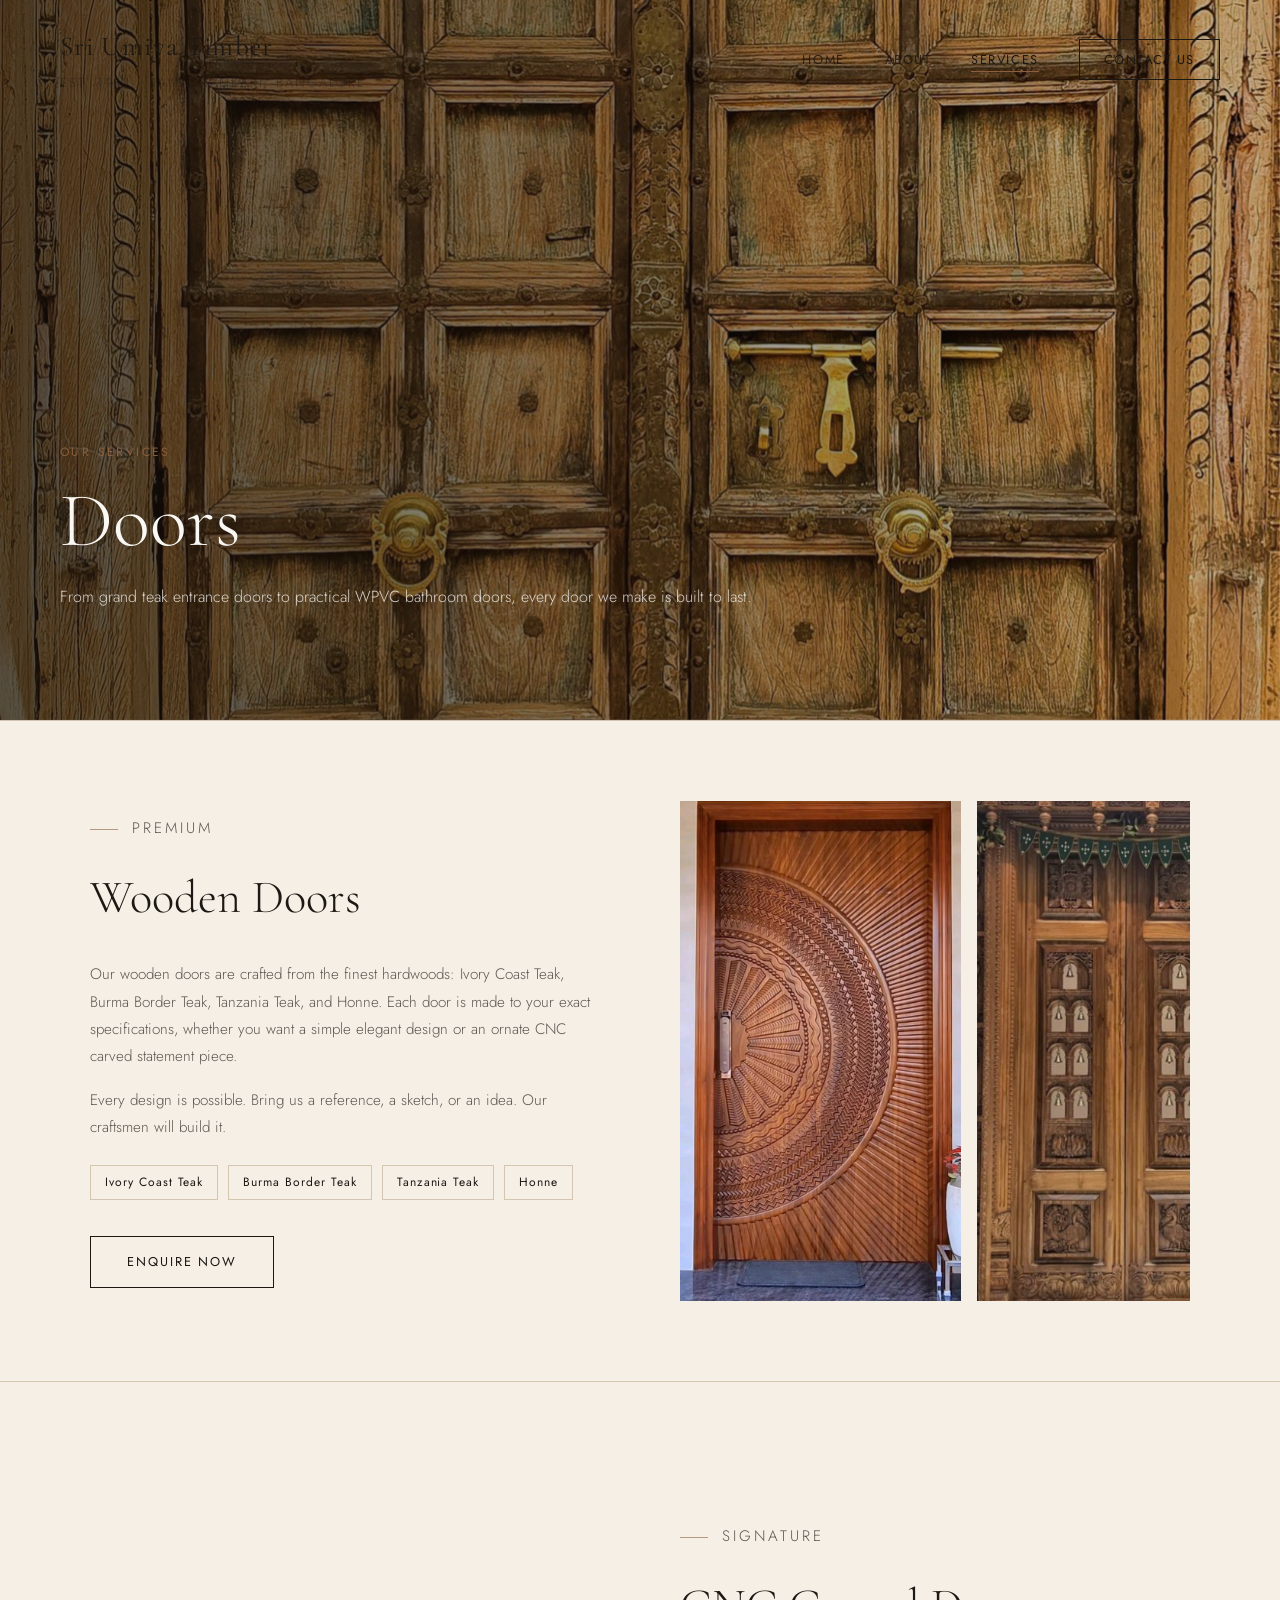
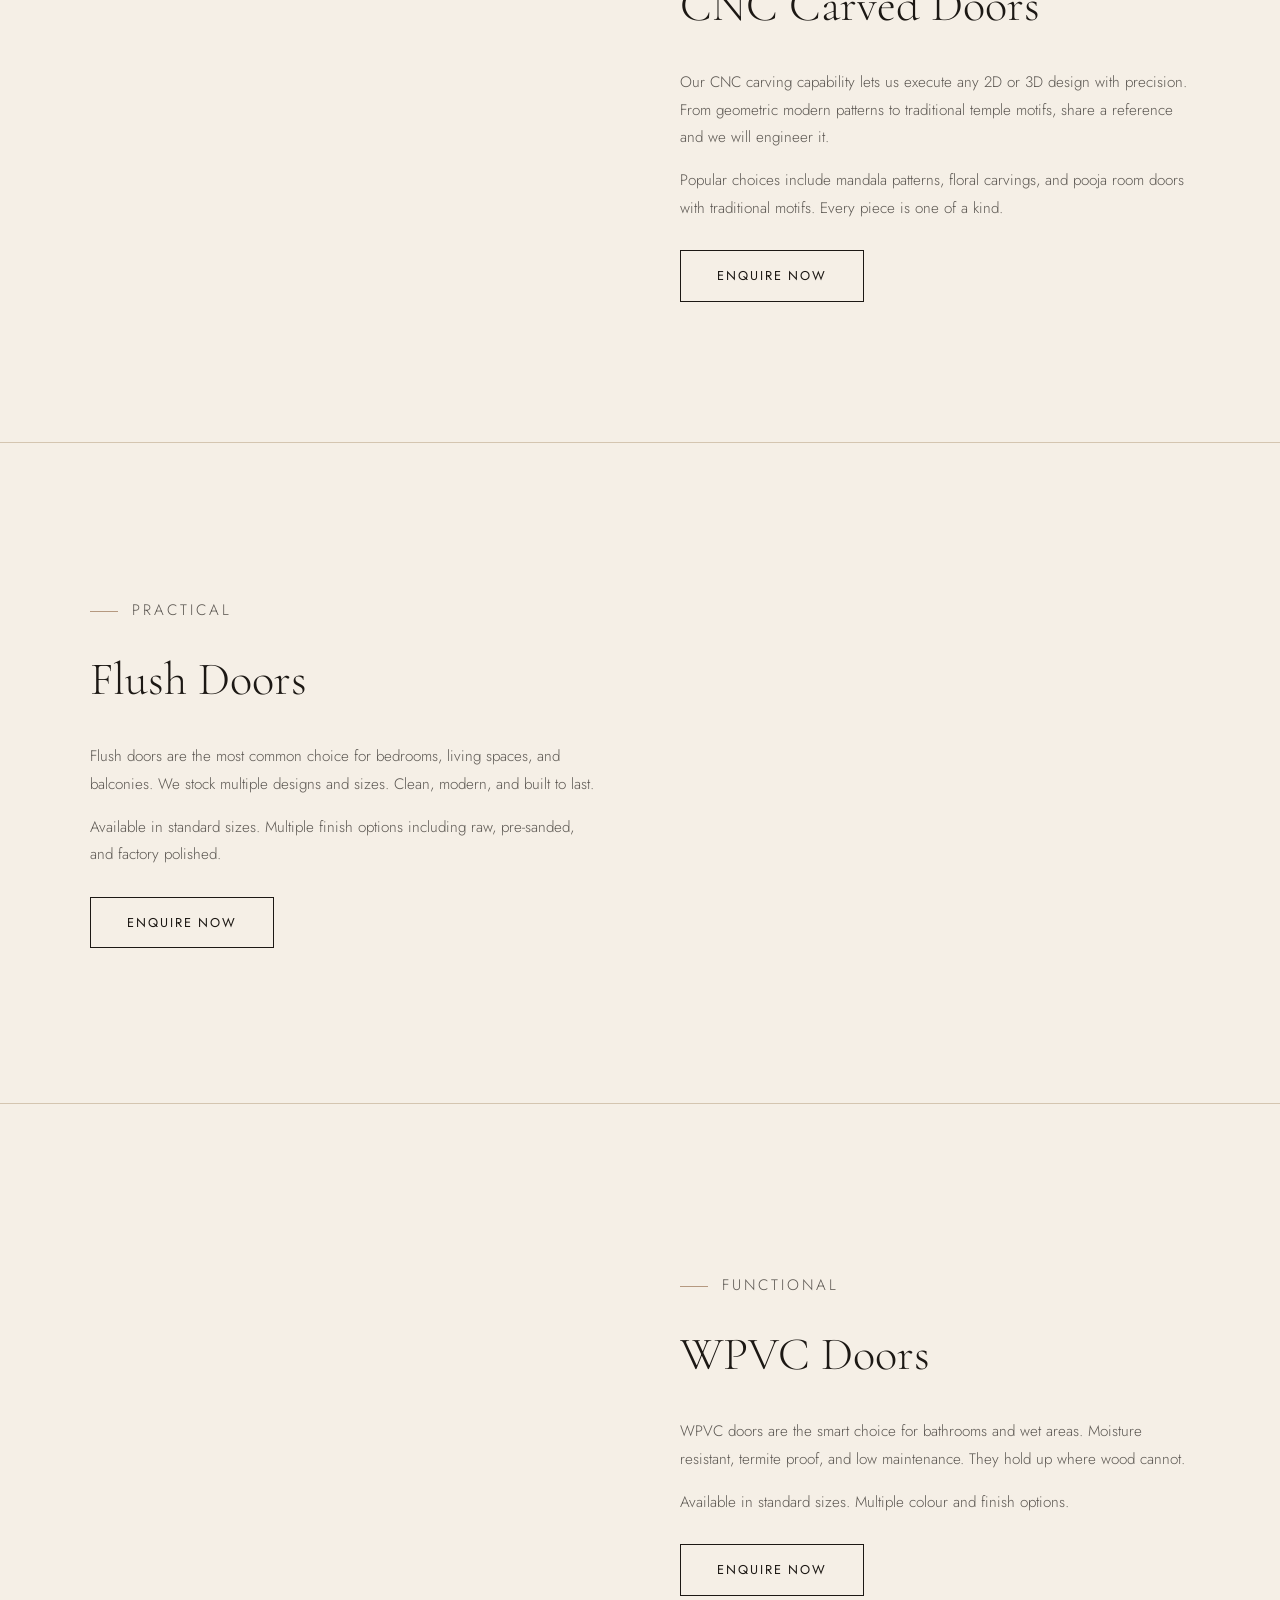
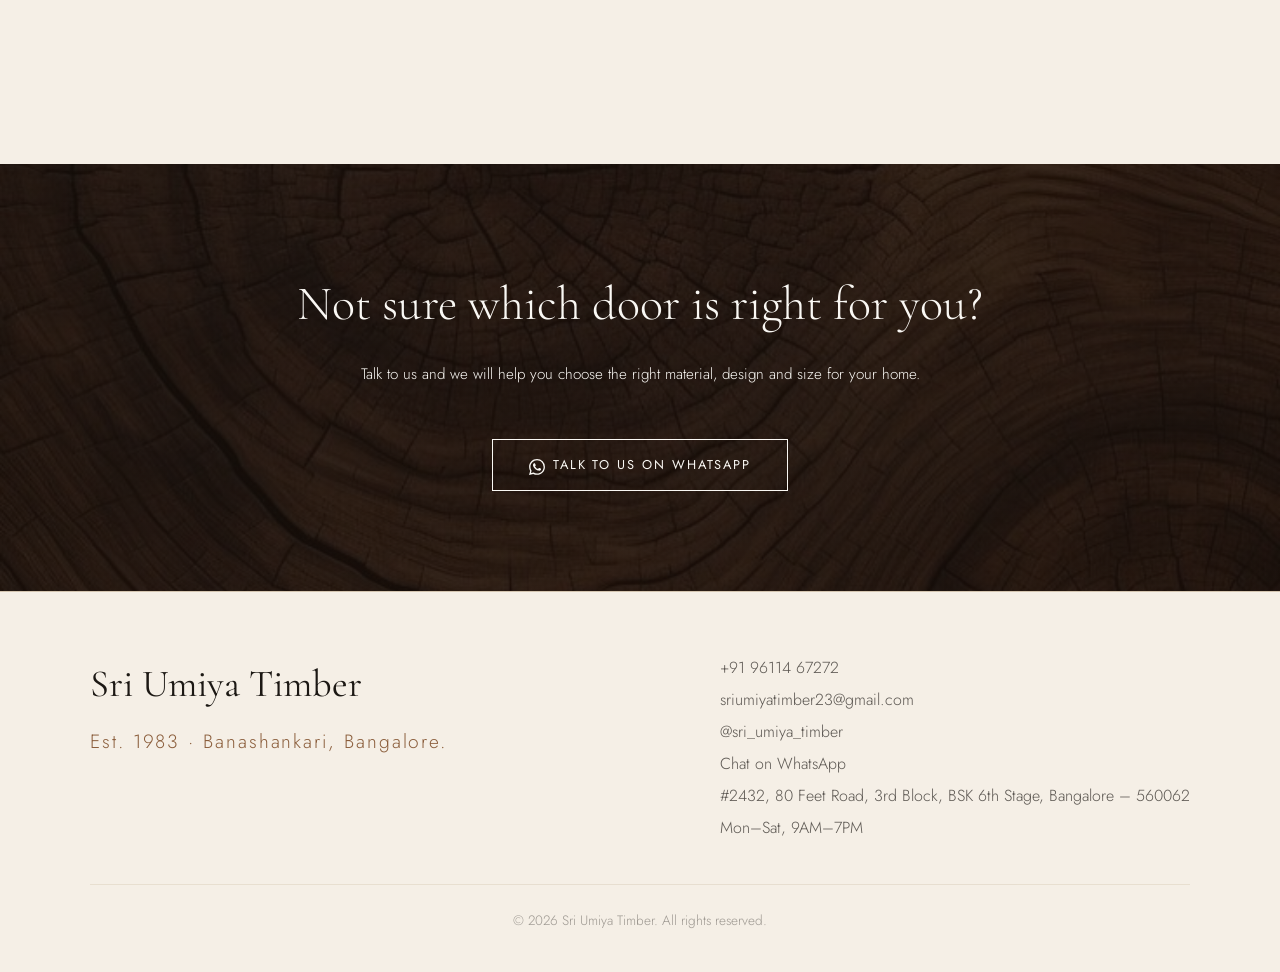
<file: doors.html>
<!DOCTYPE html>
<html lang="en-IN">
<head>
    <meta charset="UTF-8">
    <meta name="viewport" content="width=device-width, initial-scale=1.0">
    <title>Wooden &amp; Teak Doors in Bangalore | Sri Umiya Timber</title>
    <meta name="description" content="Custom wooden, teak, CNC-carved, flush and WPVC doors made to order in Bangalore. Ivory Coast, Burma &amp; Tanzania teak and Honne. Sri Umiya Timber, Est. 1983.">
    <meta name="keywords" content="wooden doors Bangalore, teak doors Bangalore, CNC carved doors, flush doors, WPVC doors, pooja room door, main door design, Sri Umiya Timber">
    <link rel="canonical" href="https://www.sriumiyatimber.com/doors.html">
    <meta name="robots" content="index,follow">
    <meta name="theme-color" content="#1C1814">
    <meta name="geo.region" content="IN-KA">
    <meta name="geo.placename" content="Bangalore">
    <meta name="geo.position" content="12.88448;77.51389">
    <meta name="ICBM" content="12.88448, 77.51389">
    <!-- Open Graph -->
    <meta property="og:type" content="website">
    <meta property="og:site_name" content="Sri Umiya Timber">
    <meta property="og:locale" content="en_IN">
    <meta property="og:title" content="Wooden &amp; Teak Doors in Bangalore | Sri Umiya Timber">
    <meta property="og:description" content="Custom wooden, teak, CNC-carved, flush and WPVC doors made to order in Bangalore. Est. 1983.">
    <meta property="og:url" content="https://www.sriumiyatimber.com/doors.html">
    <meta property="og:image" content="https://www.sriumiyatimber.com/images/maindoor.jpg">
    <!-- Twitter -->
    <meta name="twitter:card" content="summary_large_image">
    <meta name="twitter:title" content="Wooden &amp; Teak Doors in Bangalore | Sri Umiya Timber">
    <meta name="twitter:description" content="Custom wooden, teak, CNC-carved, flush and WPVC doors made to order in Bangalore. Est. 1983.">
    <meta name="twitter:image" content="https://www.sriumiyatimber.com/images/maindoor.jpg">
    <link rel="icon" type="image/svg+xml" href="favicon.svg">
    <link rel="preconnect" href="https://fonts.googleapis.com">
    <link rel="preconnect" href="https://fonts.gstatic.com" crossorigin>
    <link href="https://fonts.googleapis.com/css2?family=Cormorant+Garamond:ital,wght@0,300;0,400;0,600;1,300;1,400&family=Jost:wght@300;400;500&display=swap" rel="stylesheet">
    <link rel="stylesheet" href="style.css">
    <script src="animations.js" defer></script>
</head>
<body>

    <!-- NAVIGATION -->
    <nav class="navbar navbar-light">
        <div class="nav-logo" onclick="window.location='index.html'" style="cursor:pointer;">
            Sri Umiya Timber
            <span class="nav-tagline">Est. 1983 · Banashankari, Bangalore</span>
        </div>
        <ul class="nav-links nav-links-dark">
            <li><a href="index.html">Home</a></li>
            <li><a href="index.html#about">About</a></li>
            <li><a href="index.html#services" class="nav-active">Services</a></li>
            <li><a href="https://wa.me/919611467272?text=Hi%2C%20I%20have%20an%20enquiry%20about%20wood%20for%20my%20project" target="_blank" class="nav-cta nav-cta-dark">Contact Us</a></li>
        </ul>
        <button class="hamburger hamburger-dark" id="hamburger" aria-label="Open menu">
            <span></span><span></span><span></span>
        </button>
    </nav>

    <!-- MOBILE MENU -->
    <div class="mobile-menu" id="mobileMenu">
        <a href="index.html">Home</a>
        <a href="index.html#about">About</a>
        <a href="index.html#services">Services</a>
        <a href="https://wa.me/919611467272?text=Hi%2C%20I%20have%20an%20enquiry%20about%20wood%20for%20my%20project" target="_blank" class="mobile-menu-cta">Contact Us</a>
    </div>

    <!-- PAGE HERO -->
    <section class="page-hero-bg">
        <div class="page-hero-bg-overlay"></div>
        <img src="images/door_bg3jpg.jpg" alt="Timber doors at Sri Umiya Timber" class="page-hero-bg-img">
        <div class="page-hero-bg-content">
            <p class="page-hero-tag">Our Services</p>
            <h1 class="page-hero-title">Doors</h1>
            <p class="page-hero-sub">From grand teak entrance doors to practical WPVC bathroom doors, every door we make is built to last.</p>
        </div>
    </section>

    <!-- WOODEN DOORS -->
    <section class="door-section">
        <div class="door-section-container">
            <div class="door-section-text">
                <p class="door-tag">Premium</p>
                <h2>Wooden Doors</h2>
                <p>Our wooden doors are crafted from the finest hardwoods: Ivory Coast Teak, Burma Border Teak, Tanzania Teak, and Honne. Each door is made to your exact specifications, whether you want a simple elegant design or an ornate CNC carved statement piece.</p>
                <p>Every design is possible. Bring us a reference, a sketch, or an idea. Our craftsmen will build it.</p>
                <div class="wood-types">
                    <span>Ivory Coast Teak</span>
                    <span>Burma Border Teak</span>
                    <span>Tanzania Teak</span>
                    <span>Honne</span>
                </div>
                <a href="https://wa.me/919611467272?text=Hi%2C%20I%20have%20an%20enquiry%20about%20wooden%20doors" target="_blank" class="door-btn">Enquire Now</a>
            </div>
            <div class="door-section-images">
                <img src="images/maindoor.jpg" alt="Wooden teak door" loading="lazy">
                <img src="images/pooja room door.jpg" alt="Pooja room door" loading="lazy">
            </div>
        </div>
    </section>

    <!-- CNC CARVED DOORS -->
    <section class="door-section door-section-alt">
        <div class="door-section-container door-section-reverse">
            <div class="door-section-text">
                <p class="door-tag">Signature</p>
                <h2>CNC Carved Doors</h2>
                <p>Our CNC carving capability lets us execute any 2D or 3D design with precision. From geometric modern patterns to traditional temple motifs, share a reference and we will engineer it.</p>
                <p>Popular choices include mandala patterns, floral carvings, and pooja room doors with traditional motifs. Every piece is one of a kind.</p>
                <a href="https://wa.me/919611467272?text=Hi%2C%20I%20have%20an%20enquiry%20about%20CNC%20carved%20doors" target="_blank" class="door-btn">Enquire Now</a>
            </div>
            <div class="door-section-images">
                <img src="images/cnc_door.jpeg" alt="CNC carved door" loading="lazy">
            </div>
        </div>
    </section>

    <!-- FLUSH DOORS -->
    <section class="door-section">
        <div class="door-section-container">
            <div class="door-section-text">
                <p class="door-tag">Practical</p>
                <h2>Flush Doors</h2>
                <p>Flush doors are the most common choice for bedrooms, living spaces, and balconies. We stock multiple designs and sizes. Clean, modern, and built to last.</p>
                <p>Available in standard sizes. Multiple finish options including raw, pre-sanded, and factory polished.</p>
                <a href="https://wa.me/919611467272?text=Hi%2C%20I%20have%20an%20enquiry%20about%20flush%20doors" target="_blank" class="door-btn">Enquire Now</a>
            </div>
            <div class="door-section-images">
                <img src="images/flushdoor.jpeg" alt="Flush door" loading="lazy">
            </div>
        </div>
    </section>

    <!-- WPVC DOORS -->
    <section class="door-section door-section-alt">
        <div class="door-section-container door-section-reverse">
            <div class="door-section-text">
                <p class="door-tag">Functional</p>
                <h2>WPVC Doors</h2>
                <p>WPVC doors are the smart choice for bathrooms and wet areas. Moisture resistant, termite proof, and low maintenance. They hold up where wood cannot.</p>
                <p>Available in standard sizes. Multiple colour and finish options.</p>
                <a href="https://wa.me/919611467272?text=Hi%2C%20I%20have%20an%20enquiry%20about%20WPVC%20doors" target="_blank" class="door-btn">Enquire Now</a>
            </div>
            <div class="door-section-images">
                <img src="images/wpc.jpg" alt="WPVC door" loading="lazy">
            </div>
        </div>
    </section>

    <!-- CTA -->
    <section class="page-cta" style="background-image: linear-gradient(rgba(20,15,10,0.82), rgba(20,15,10,0.82)), url('images/texture.jpg'); background-size: cover; background-position: center;">
        <h2>Not sure which door is right for you?</h2>
        <p>Talk to us and we will help you choose the right material, design and size for your home.</p>
        <a href="https://wa.me/919611467272?text=Hi%2C%20I%20have%20an%20enquiry%20about%20doors" target="_blank" class="door-btn door-btn-light"><svg class="wa-icon" viewBox="0 0 24 24" xmlns="http://www.w3.org/2000/svg"><path d="M17.472 14.382c-.297-.149-1.758-.867-2.03-.967-.273-.099-.471-.148-.67.15-.197.297-.767.966-.94 1.164-.173.199-.347.223-.644.075-.297-.15-1.255-.463-2.39-1.475-.883-.788-1.48-1.761-1.653-2.059-.173-.297-.018-.458.13-.606.134-.133.298-.347.446-.52.149-.174.198-.298.298-.497.099-.198.05-.371-.025-.52-.075-.149-.669-1.612-.916-2.207-.242-.579-.487-.5-.669-.51-.173-.008-.371-.01-.57-.01-.198 0-.52.074-.792.372-.272.297-1.04 1.016-1.04 2.479 0 1.462 1.065 2.875 1.213 3.074.149.198 2.096 3.2 5.077 4.487.709.306 1.262.489 1.694.625.712.227 1.36.195 1.871.118.571-.085 1.758-.719 2.006-1.413.248-.694.248-1.289.173-1.413-.074-.124-.272-.198-.57-.347m-5.421 7.403h-.004a9.87 9.87 0 01-5.031-1.378l-.361-.214-3.741.982.998-3.648-.235-.374a9.86 9.86 0 01-1.51-5.26c.001-5.45 4.436-9.884 9.888-9.884 2.64 0 5.122 1.03 6.988 2.898a9.825 9.825 0 012.893 6.994c-.003 5.45-4.437 9.884-9.885 9.884m8.413-18.297A11.815 11.815 0 0012.05 0C5.495 0 .16 5.335.157 11.892c0 2.096.547 4.142 1.588 5.945L.057 24l6.305-1.654a11.882 11.882 0 005.683 1.448h.005c6.554 0 11.89-5.335 11.893-11.893a11.821 11.821 0 00-3.48-8.413z"/></svg>Talk to Us on WhatsApp</a>
    </section>

    <!-- FOOTER -->
    <footer class="footer">
        <div class="footer-container">
            <div class="footer-left">
                <p class="footer-logo">Sri Umiya Timber</p>
                <p class="footer-tagline">Est. 1983 · Banashankari, Bangalore.</p>
            </div>
            <div class="footer-right">
                <p><a href="tel:+919611467272">+91 96114 67272</a></p>
                <p><a href="mailto:sriumiyatimber23@gmail.com">sriumiyatimber23@gmail.com</a></p>
                <p><a href="https://www.instagram.com/sri_umiya_timber/" target="_blank" rel="noopener">@sri_umiya_timber</a></p>
                <p><a href="https://wa.me/919611467272" target="_blank" rel="noopener">Chat on WhatsApp</a></p>
                <p>#2432, 80 Feet Road, 3rd Block, BSK 6th Stage, Bangalore – 560062</p>
                <p>Mon–Sat, 9AM–7PM</p>
            </div>
        </div>
        <p class="footer-copy">© 2026 Sri Umiya Timber. All rights reserved.</p>
    </footer>


    <script>
        const hamburger = document.getElementById('hamburger');
        const mobileMenu = document.getElementById('mobileMenu');
        hamburger.addEventListener('click', () => {
            hamburger.classList.toggle('open');
            mobileMenu.classList.toggle('open');
        });
    </script>

    <!-- STRUCTURED DATA: Breadcrumb + Service -->
    <script type="application/ld+json">
    {
      "@context": "https://schema.org",
      "@graph": [
        {
          "@type": "BreadcrumbList",
          "itemListElement": [
            { "@type": "ListItem", "position": 1, "name": "Home", "item": "https://www.sriumiyatimber.com/" },
            { "@type": "ListItem", "position": 2, "name": "Doors", "item": "https://www.sriumiyatimber.com/doors.html" }
          ]
        },
        {
          "@type": "Service",
          "name": "Wooden & Teak Doors",
          "serviceType": "Custom wooden, teak, CNC-carved, flush and WPVC doors",
          "areaServed": { "@type": "City", "name": "Bangalore" },
          "provider": { "@id": "https://www.sriumiyatimber.com/#business" }
        }
      ]
    }
    </script>

</body>
</html>
</file>
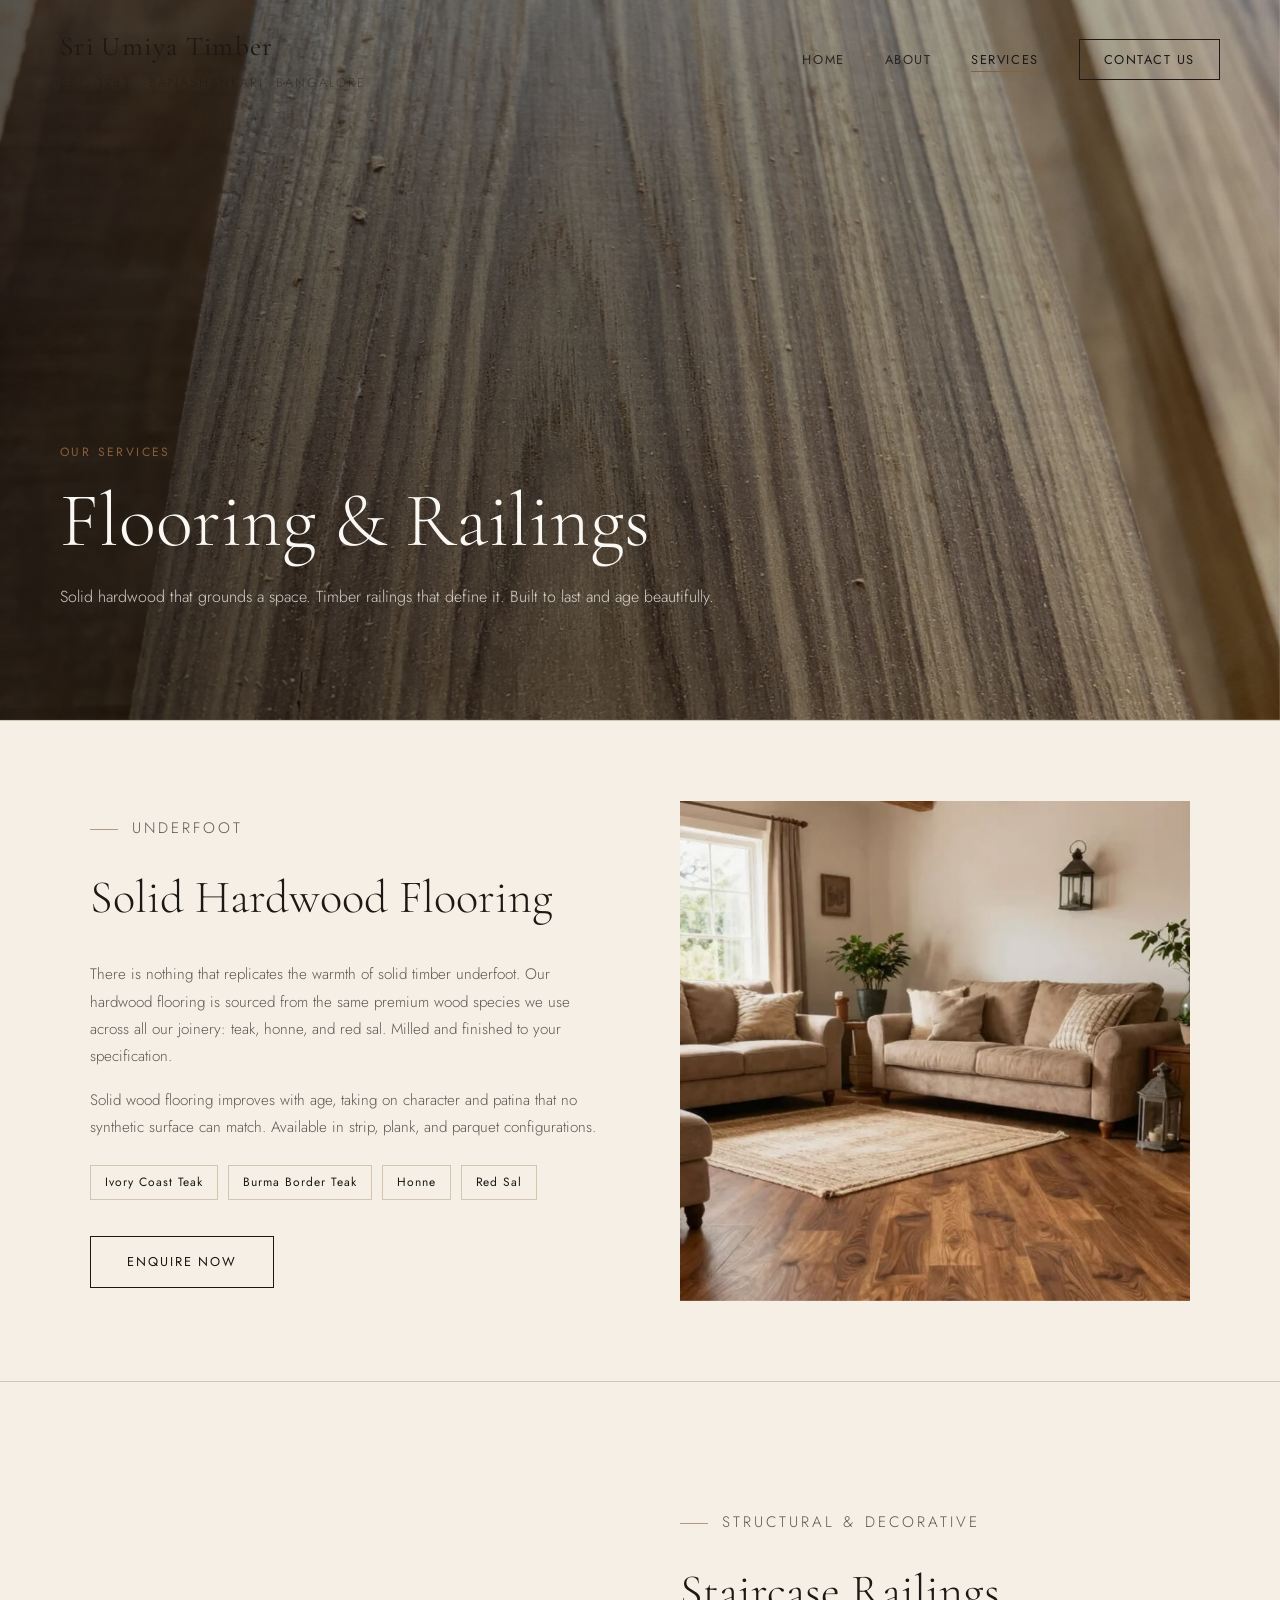
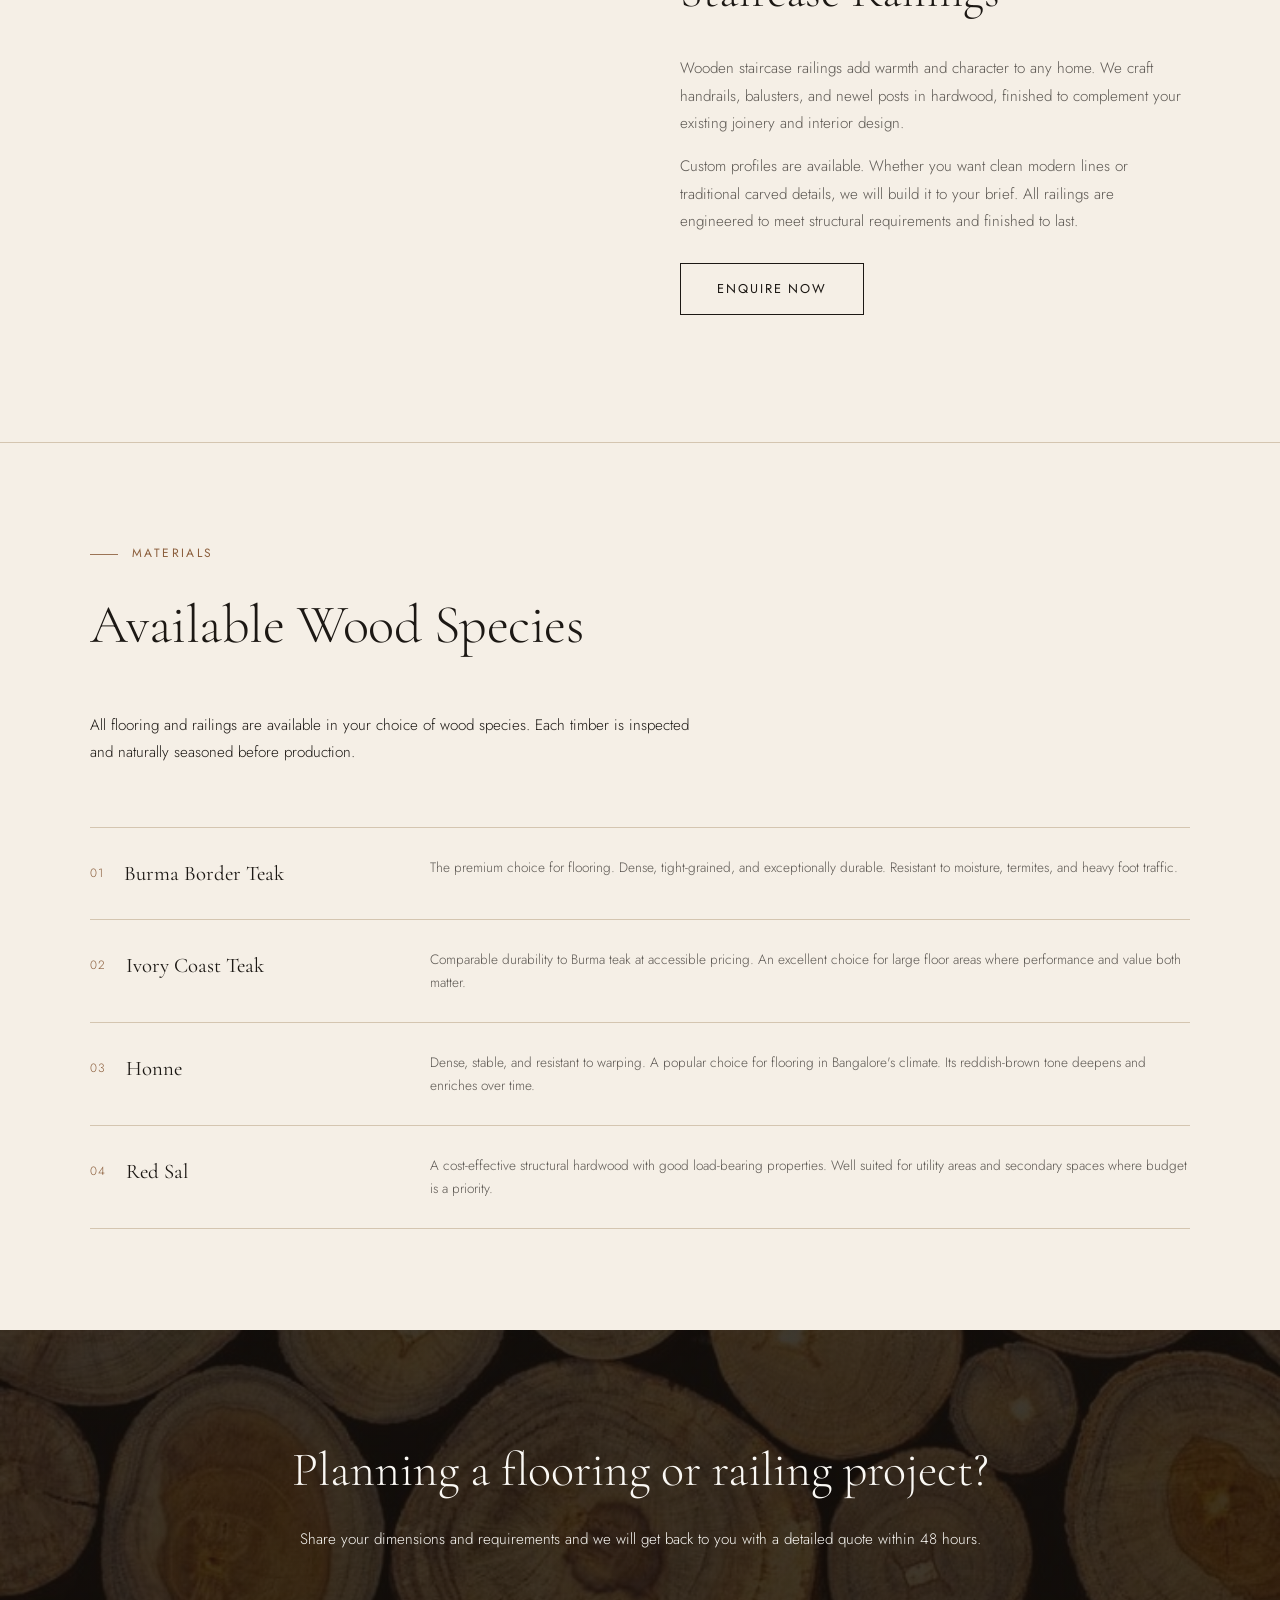
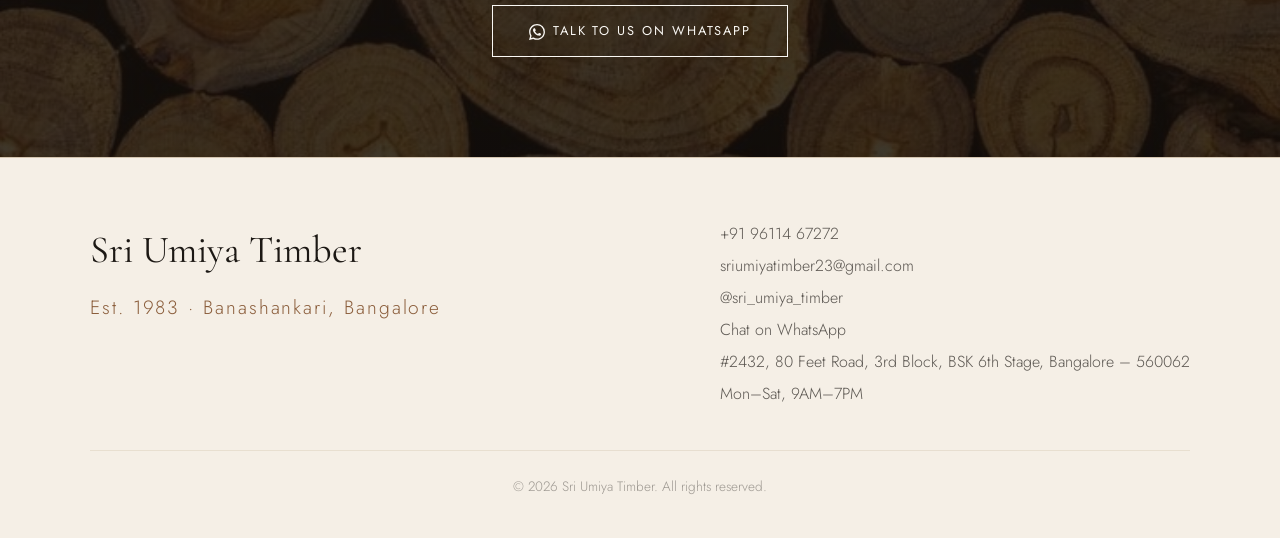
<file: flooring.html>
<!DOCTYPE html>
<html lang="en-IN">
<head>
    <meta charset="UTF-8">
    <meta name="viewport" content="width=device-width, initial-scale=1.0">
    <title>Hardwood Flooring &amp; Wooden Railings in Bangalore | Sri Umiya Timber</title>
    <meta name="description" content="Solid hardwood flooring and wooden staircase railings in teak, Honne and Red Sal. Custom sizes, milled and finished to order. Sri Umiya Timber, Bangalore.">
    <meta name="keywords" content="hardwood flooring Bangalore, wooden flooring, solid wood flooring, teak flooring, wooden staircase railings, timber railings Banashankari, Sri Umiya Timber">
    <link rel="canonical" href="https://www.sriumiyatimber.com/flooring.html">
    <meta name="robots" content="index,follow">
    <meta name="theme-color" content="#1C1814">
    <meta name="geo.region" content="IN-KA">
    <meta name="geo.placename" content="Bangalore">
    <meta name="geo.position" content="12.88448;77.51389">
    <meta name="ICBM" content="12.88448, 77.51389">
    <!-- Open Graph -->
    <meta property="og:type" content="website">
    <meta property="og:site_name" content="Sri Umiya Timber">
    <meta property="og:locale" content="en_IN">
    <meta property="og:title" content="Hardwood Flooring &amp; Wooden Railings in Bangalore | Sri Umiya Timber">
    <meta property="og:description" content="Solid hardwood flooring and wooden staircase railings in teak, Honne and Red Sal. Custom sizes, finished to order. Bangalore.">
    <meta property="og:url" content="https://www.sriumiyatimber.com/flooring.html">
    <meta property="og:image" content="https://www.sriumiyatimber.com/images/wooden_flooring.jpg">
    <!-- Twitter -->
    <meta name="twitter:card" content="summary_large_image">
    <meta name="twitter:title" content="Hardwood Flooring &amp; Wooden Railings in Bangalore | Sri Umiya Timber">
    <meta name="twitter:description" content="Solid hardwood flooring and wooden staircase railings in teak, Honne and Red Sal. Custom sizes, finished to order. Bangalore.">
    <meta name="twitter:image" content="https://www.sriumiyatimber.com/images/wooden_flooring.jpg">
    <link rel="icon" type="image/svg+xml" href="favicon.svg">
    <link rel="preconnect" href="https://fonts.googleapis.com">
    <link rel="preconnect" href="https://fonts.gstatic.com" crossorigin>
    <link href="https://fonts.googleapis.com/css2?family=Cormorant+Garamond:ital,wght@0,300;0,400;0,600;1,300;1,400&family=Jost:wght@300;400;500&display=swap" rel="stylesheet">
    <link rel="stylesheet" href="style.css">
    <script src="animations.js" defer></script>
</head>
<body>

    <!-- NAVIGATION -->
    <nav class="navbar navbar-light">
        <div class="nav-logo" onclick="window.location='index.html'" style="cursor:pointer;">
            Sri Umiya Timber
            <span class="nav-tagline">Est. 1983 · Banashankari, Bangalore</span>
        </div>
        <ul class="nav-links nav-links-dark">
            <li><a href="index.html">Home</a></li>
            <li><a href="index.html#about">About</a></li>
            <li><a href="index.html#services" class="nav-active">Services</a></li>
            <li><a href="https://wa.me/919611467272?text=Hi%2C%20I%20have%20an%20enquiry%20about%20wood%20for%20my%20project" target="_blank" class="nav-cta nav-cta-dark">Contact Us</a></li>
        </ul>
        <button class="hamburger hamburger-dark" id="hamburger" aria-label="Open menu">
            <span></span><span></span><span></span>
        </button>
    </nav>

    <!-- MOBILE MENU -->
    <div class="mobile-menu" id="mobileMenu">
        <a href="index.html">Home</a>
        <a href="index.html#about">About</a>
        <a href="index.html#services">Services</a>
        <a href="https://wa.me/919611467272?text=Hi%2C%20I%20have%20an%20enquiry%20about%20wood%20for%20my%20project" target="_blank" class="mobile-menu-cta">Contact Us</a>
    </div>

    <!-- PAGE HERO -->
    <section class="page-hero-bg">
        <div class="page-hero-bg-overlay"></div>
        <img src="images/flooring_bg2.jpg" alt="Hardwood flooring at Sri Umiya Timber" class="page-hero-bg-img">
        <div class="page-hero-bg-content">
            <p class="page-hero-tag">Our Services</p>
            <h1 class="page-hero-title">Flooring &amp; Railings</h1>
            <p class="page-hero-sub">Solid hardwood that grounds a space. Timber railings that define it. Built to last and age beautifully.</p>
        </div>
    </section>

    <!-- SOLID HARDWOOD FLOORING -->
    <section class="door-section">
        <div class="door-section-container">
            <div class="door-section-text">
                <p class="door-tag">Underfoot</p>
                <h2>Solid Hardwood Flooring</h2>
                <p>There is nothing that replicates the warmth of solid timber underfoot. Our hardwood flooring is sourced from the same premium wood species we use across all our joinery: teak, honne, and red sal. Milled and finished to your specification.</p>
                <p>Solid wood flooring improves with age, taking on character and patina that no synthetic surface can match. Available in strip, plank, and parquet configurations.</p>
                <div class="wood-types">
                    <span>Ivory Coast Teak</span>
                    <span>Burma Border Teak</span>
                    <span>Honne</span>
                    <span>Red Sal</span>
                </div>
                <a href="https://wa.me/919611467272?text=Hi%2C%20I%20have%20an%20enquiry%20about%20hardwood%20flooring" target="_blank" class="door-btn">Enquire Now</a>
            </div>
            <div class="door-section-images">
                <img src="images/wooden_flooring.jpg" alt="Solid hardwood flooring" loading="lazy">
            </div>
        </div>
    </section>

    <!-- STAIRCASE RAILINGS -->
    <section class="door-section door-section-alt">
        <div class="door-section-container door-section-reverse">
            <div class="door-section-text">
                <p class="door-tag">Structural &amp; Decorative</p>
                <h2>Staircase Railings</h2>
                <p>Wooden staircase railings add warmth and character to any home. We craft handrails, balusters, and newel posts in hardwood, finished to complement your existing joinery and interior design.</p>
                <p>Custom profiles are available. Whether you want clean modern lines or traditional carved details, we will build it to your brief. All railings are engineered to meet structural requirements and finished to last.</p>
                <a href="https://wa.me/919611467272?text=Hi%2C%20I%20have%20an%20enquiry%20about%20wooden%20staircase%20railings" target="_blank" class="door-btn">Enquire Now</a>
            </div>
            <div class="door-section-images">
                <img src="images/wood_railings (1).jpg" alt="Wooden staircase railings" loading="lazy">
            </div>
        </div>
    </section>

    <!-- WOOD SPECIES -->
    <section class="wood-species-section">
        <div class="wood-species-container">
            <p class="services-tag">Materials</p>
            <h2 class="services-heading">Available Wood Species</h2>
            <p class="wood-species-intro">All flooring and railings are available in your choice of wood species. Each timber is inspected and naturally seasoned before production.</p>

            <div class="wood-list">

                <div class="wood-list-item">
                    <div class="wood-list-left">
                        <span class="wood-list-number">01</span>
                        <h3>Burma Border Teak</h3>
                    </div>
                    <p>The premium choice for flooring. Dense, tight-grained, and exceptionally durable. Resistant to moisture, termites, and heavy foot traffic.</p>
                </div>

                <div class="wood-list-item">
                    <div class="wood-list-left">
                        <span class="wood-list-number">02</span>
                        <h3>Ivory Coast Teak</h3>
                    </div>
                    <p>Comparable durability to Burma teak at accessible pricing. An excellent choice for large floor areas where performance and value both matter.</p>
                </div>

                <div class="wood-list-item">
                    <div class="wood-list-left">
                        <span class="wood-list-number">03</span>
                        <h3>Honne</h3>
                    </div>
                    <p>Dense, stable, and resistant to warping. A popular choice for flooring in Bangalore's climate. Its reddish-brown tone deepens and enriches over time.</p>
                </div>

                <div class="wood-list-item">
                    <div class="wood-list-left">
                        <span class="wood-list-number">04</span>
                        <h3>Red Sal</h3>
                    </div>
                    <p>A cost-effective structural hardwood with good load-bearing properties. Well suited for utility areas and secondary spaces where budget is a priority.</p>
                </div>

            </div>
        </div>
    </section>

    <!-- CTA -->
    <section class="page-cta" style="background-image: linear-gradient(rgba(20,15,10,0.82), rgba(20,15,10,0.82)), url('images/teak_logs.jpg'); background-size: cover; background-position: center;">
        <h2>Planning a flooring or railing project?</h2>
        <p>Share your dimensions and requirements and we will get back to you with a detailed quote within 48 hours.</p>
        <a href="https://wa.me/919611467272?text=Hi%2C%20I%20have%20an%20enquiry%20about%20flooring%20and%20railings" target="_blank" class="door-btn door-btn-light"><svg class="wa-icon" viewBox="0 0 24 24" xmlns="http://www.w3.org/2000/svg"><path d="M17.472 14.382c-.297-.149-1.758-.867-2.03-.967-.273-.099-.471-.148-.67.15-.197.297-.767.966-.94 1.164-.173.199-.347.223-.644.075-.297-.15-1.255-.463-2.39-1.475-.883-.788-1.48-1.761-1.653-2.059-.173-.297-.018-.458.13-.606.134-.133.298-.347.446-.52.149-.174.198-.298.298-.497.099-.198.05-.371-.025-.52-.075-.149-.669-1.612-.916-2.207-.242-.579-.487-.5-.669-.51-.173-.008-.371-.01-.57-.01-.198 0-.52.074-.792.372-.272.297-1.04 1.016-1.04 2.479 0 1.462 1.065 2.875 1.213 3.074.149.198 2.096 3.2 5.077 4.487.709.306 1.262.489 1.694.625.712.227 1.36.195 1.871.118.571-.085 1.758-.719 2.006-1.413.248-.694.248-1.289.173-1.413-.074-.124-.272-.198-.57-.347m-5.421 7.403h-.004a9.87 9.87 0 01-5.031-1.378l-.361-.214-3.741.982.998-3.648-.235-.374a9.86 9.86 0 01-1.51-5.26c.001-5.45 4.436-9.884 9.888-9.884 2.64 0 5.122 1.03 6.988 2.898a9.825 9.825 0 012.893 6.994c-.003 5.45-4.437 9.884-9.885 9.884m8.413-18.297A11.815 11.815 0 0012.05 0C5.495 0 .16 5.335.157 11.892c0 2.096.547 4.142 1.588 5.945L.057 24l6.305-1.654a11.882 11.882 0 005.683 1.448h.005c6.554 0 11.89-5.335 11.893-11.893a11.821 11.821 0 00-3.48-8.413z"/></svg>Talk to Us on WhatsApp</a>
    </section>

    <!-- FOOTER -->
    <footer class="footer">
        <div class="footer-container">
            <div class="footer-left">
                <p class="footer-logo">Sri Umiya Timber</p>
                <p class="footer-tagline">Est. 1983 · Banashankari, Bangalore</p>
            </div>
            <div class="footer-right">
                <p><a href="tel:+919611467272">+91 96114 67272</a></p>
                <p><a href="mailto:sriumiyatimber23@gmail.com">sriumiyatimber23@gmail.com</a></p>
                <p><a href="https://www.instagram.com/sri_umiya_timber/" target="_blank" rel="noopener">@sri_umiya_timber</a></p>
                <p><a href="https://wa.me/919611467272" target="_blank" rel="noopener">Chat on WhatsApp</a></p>
                <p>#2432, 80 Feet Road, 3rd Block, BSK 6th Stage, Bangalore – 560062</p>
                <p>Mon–Sat, 9AM–7PM</p>
            </div>
        </div>
        <p class="footer-copy">© 2026 Sri Umiya Timber. All rights reserved.</p>
    </footer>

    <script>
        const hamburger = document.getElementById('hamburger');
        const mobileMenu = document.getElementById('mobileMenu');
        hamburger.addEventListener('click', () => {
            hamburger.classList.toggle('open');
            mobileMenu.classList.toggle('open');
        });
    </script>

    <!-- STRUCTURED DATA: Breadcrumb + Service -->
    <script type="application/ld+json">
    {
      "@context": "https://schema.org",
      "@graph": [
        {
          "@type": "BreadcrumbList",
          "itemListElement": [
            { "@type": "ListItem", "position": 1, "name": "Home", "item": "https://www.sriumiyatimber.com/" },
            { "@type": "ListItem", "position": 2, "name": "Flooring & Railings", "item": "https://www.sriumiyatimber.com/flooring.html" }
          ]
        },
        {
          "@type": "Service",
          "name": "Hardwood Flooring & Wooden Railings",
          "serviceType": "Solid hardwood flooring and wooden staircase railings in teak, Honne and Red Sal",
          "areaServed": { "@type": "City", "name": "Bangalore" },
          "provider": { "@id": "https://www.sriumiyatimber.com/#business" }
        }
      ]
    }
    </script>

</body>
</html>
</file>
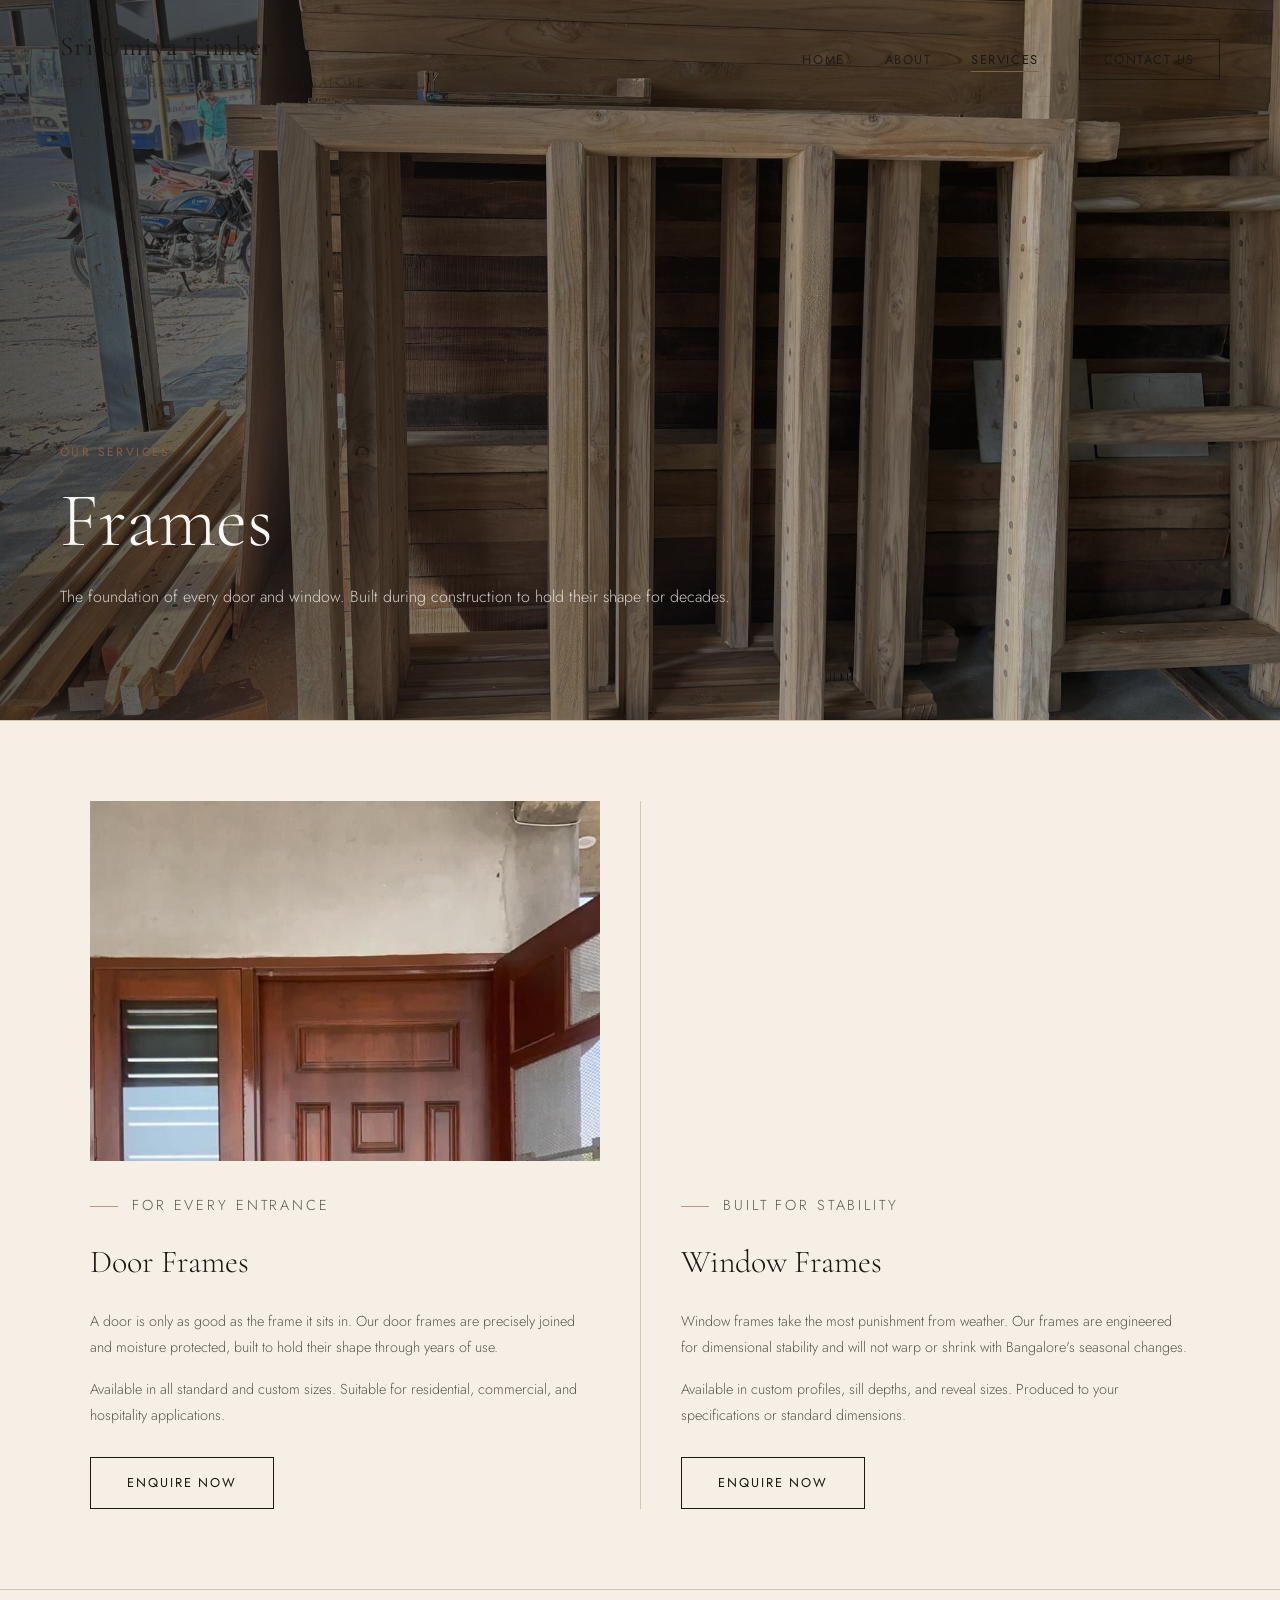
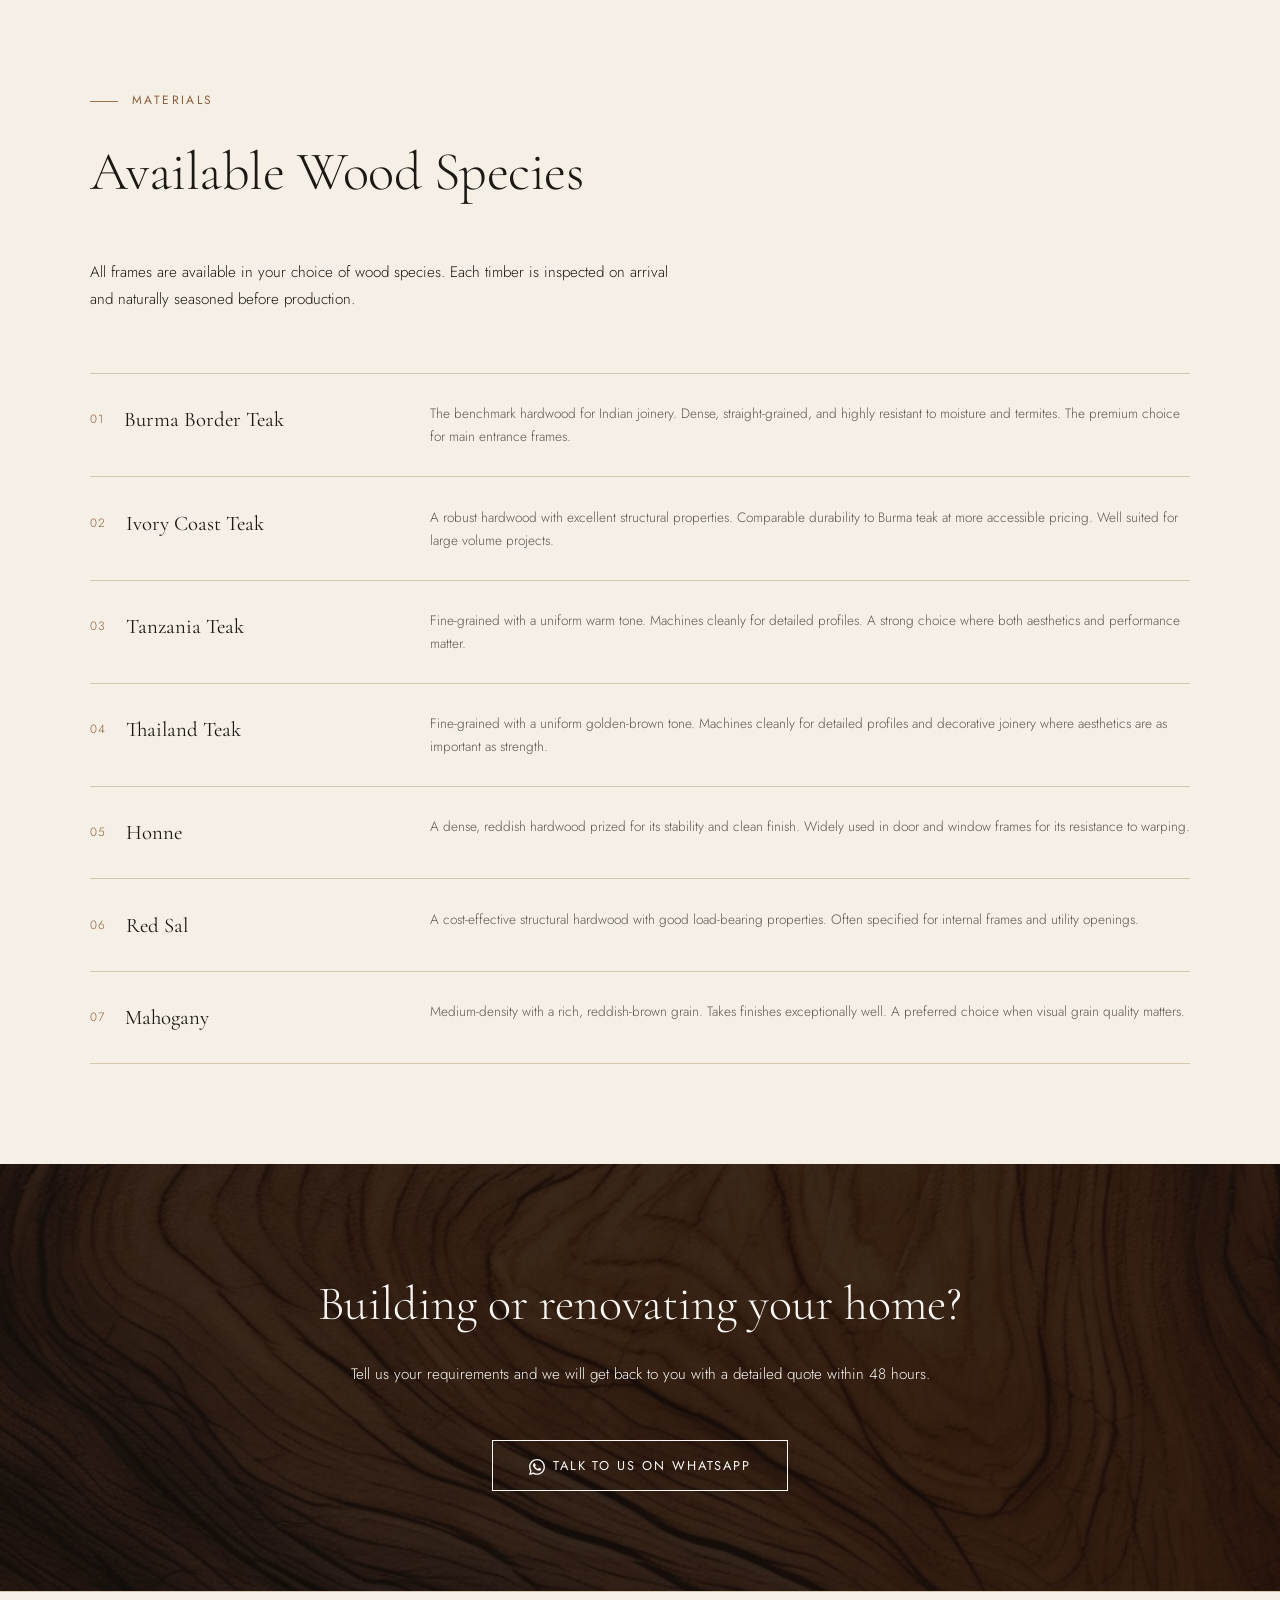
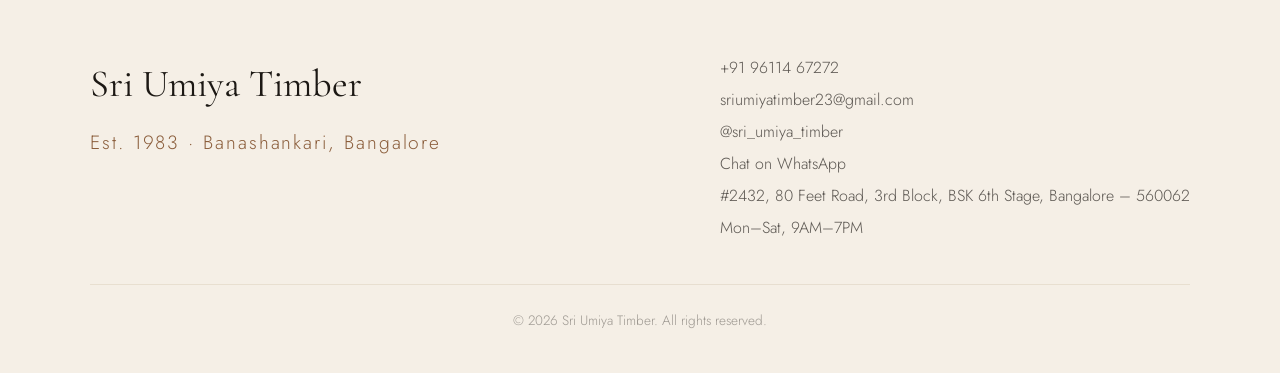
<file: frames.html>
<!DOCTYPE html>
<html lang="en-IN">
<head>
    <meta charset="UTF-8">
    <meta name="viewport" content="width=device-width, initial-scale=1.0">
    <title>Teak &amp; Hardwood Door &amp; Window Frames in Bangalore | Sri Umiya Timber</title>
    <meta name="description" content="Door and window frames in Burma teak, Honne, Red Sal and mahogany, built during construction for a lasting fit. Sri Umiya Timber, Banashankari, Bangalore.">
    <meta name="keywords" content="door frames Bangalore, window frames Bangalore, teak frames, wooden chowkat, Honne frames, Red Sal frames, timber frames Banashankari, Sri Umiya Timber">
    <link rel="canonical" href="https://www.sriumiyatimber.com/frames.html">
    <meta name="robots" content="index,follow">
    <meta name="theme-color" content="#1C1814">
    <meta name="geo.region" content="IN-KA">
    <meta name="geo.placename" content="Bangalore">
    <meta name="geo.position" content="12.88448;77.51389">
    <meta name="ICBM" content="12.88448, 77.51389">
    <!-- Open Graph -->
    <meta property="og:type" content="website">
    <meta property="og:site_name" content="Sri Umiya Timber">
    <meta property="og:locale" content="en_IN">
    <meta property="og:title" content="Teak &amp; Hardwood Door &amp; Window Frames in Bangalore | Sri Umiya Timber">
    <meta property="og:description" content="Door and window frames in Burma teak, Honne, Red Sal and mahogany, built during construction for a lasting fit. Bangalore.">
    <meta property="og:url" content="https://www.sriumiyatimber.com/frames.html">
    <meta property="og:image" content="https://www.sriumiyatimber.com/images/attached_window.jpg">
    <!-- Twitter -->
    <meta name="twitter:card" content="summary_large_image">
    <meta name="twitter:title" content="Teak &amp; Hardwood Door &amp; Window Frames in Bangalore | Sri Umiya Timber">
    <meta name="twitter:description" content="Door and window frames in Burma teak, Honne, Red Sal and mahogany, built during construction for a lasting fit. Bangalore.">
    <meta name="twitter:image" content="https://www.sriumiyatimber.com/images/attached_window.jpg">
    <link rel="icon" type="image/svg+xml" href="favicon.svg">
    <link rel="preconnect" href="https://fonts.googleapis.com">
    <link rel="preconnect" href="https://fonts.gstatic.com" crossorigin>
    <link href="https://fonts.googleapis.com/css2?family=Cormorant+Garamond:ital,wght@0,300;0,400;0,600;1,300;1,400&family=Jost:wght@300;400;500&display=swap" rel="stylesheet">
    <link rel="stylesheet" href="style.css">
    <script src="animations.js" defer></script>
</head>
<body>

    <!-- NAVIGATION -->
    <nav class="navbar navbar-light">
        <div class="nav-logo" onclick="window.location='index.html'" style="cursor:pointer;">
            Sri Umiya Timber
            <span class="nav-tagline">Est. 1983 · Banashankari, Bangalore</span>
        </div>
        <ul class="nav-links nav-links-dark">
            <li><a href="index.html">Home</a></li>
            <li><a href="index.html#about">About</a></li>
            <li><a href="index.html#services" class="nav-active">Services</a></li>
            <li><a href="https://wa.me/919611467272?text=Hi%2C%20I%20have%20an%20enquiry%20about%20wood%20for%20my%20project" target="_blank" class="nav-cta nav-cta-dark">Contact Us</a></li>
        </ul>
        <button class="hamburger hamburger-dark" id="hamburger" aria-label="Open menu">
            <span></span><span></span><span></span>
        </button>
    </nav>

    <!-- MOBILE MENU -->
    <div class="mobile-menu" id="mobileMenu">
        <a href="index.html">Home</a>
        <a href="index.html#about">About</a>
        <a href="index.html#services">Services</a>
        <a href="https://wa.me/919611467272?text=Hi%2C%20I%20have%20an%20enquiry%20about%20wood%20for%20my%20project" target="_blank" class="mobile-menu-cta">Contact Us</a>
    </div>

    <!-- PAGE HERO -->
    <section class="page-hero-bg">
        <div class="page-hero-bg-overlay"></div>
        <img src="images/frames_bg.jpg" alt="Timber frames at Sri Umiya Timber" class="page-hero-bg-img">
        <div class="page-hero-bg-content">
            <p class="page-hero-tag">Our Services</p>
            <h1 class="page-hero-title">Frames</h1>
            <p class="page-hero-sub">The foundation of every door and window. Built during construction to hold their shape for decades.</p>
        </div>
    </section>

    <!-- FRAMES SIDE BY SIDE -->
    <section class="frames-split">
        <div class="frames-split-container">

            <!-- Door Frames column -->
            <div class="frames-col">
                <div class="frames-col-img">
                    <img src="images/attached_window.jpg" alt="Door frame with attached window" loading="lazy">
                </div>
                <div class="frames-col-text">
                    <p class="door-tag">For Every Entrance</p>
                    <h2>Door Frames</h2>
                    <p>A door is only as good as the frame it sits in. Our door frames are precisely joined and moisture protected, built to hold their shape through years of use.</p>
                    <p>Available in all standard and custom sizes. Suitable for residential, commercial, and hospitality applications.</p>
                    <a href="https://wa.me/919611467272?text=Hi%2C%20I%20have%20an%20enquiry%20about%20door%20frames" target="_blank" class="door-btn">Enquire Now</a>
                </div>
            </div>

            <!-- Vertical divider -->
            <div class="frames-divider"></div>

            <!-- Window Frames column -->
            <div class="frames-col">
                <div class="frames-col-img frames-col-img-empty"></div>
                <div class="frames-col-text">
                    <p class="door-tag">Built for Stability</p>
                    <h2>Window Frames</h2>
                    <p>Window frames take the most punishment from weather. Our frames are engineered for dimensional stability and will not warp or shrink with Bangalore's seasonal changes.</p>
                    <p>Available in custom profiles, sill depths, and reveal sizes. Produced to your specifications or standard dimensions.</p>
                    <a href="https://wa.me/919611467272?text=Hi%2C%20I%20have%20an%20enquiry%20about%20window%20frames" target="_blank" class="door-btn">Enquire Now</a>
                </div>
            </div>

        </div>
    </section>

    <!-- WOOD SPECIES HORIZONTAL LIST -->
    <section class="wood-species-section">
        <div class="wood-species-container">

            <!-- Section heading -->
            <p class="services-tag">Materials</p>
            <h2 class="services-heading">Available Wood Species</h2>
            <p class="wood-species-intro">All frames are available in your choice of wood species. Each timber is inspected on arrival and naturally seasoned before production.</p>

            <!-- Horizontal wood list -->
            <div class="wood-list">

                <div class="wood-list-item">
                    <div class="wood-list-left">
                        <span class="wood-list-number">01</span>
                        <h3>Burma Border Teak</h3>
                    </div>
                    <p>The benchmark hardwood for Indian joinery. Dense, straight-grained, and highly resistant to moisture and termites. The premium choice for main entrance frames.</p>
                </div>

                <div class="wood-list-item">
                    <div class="wood-list-left">
                        <span class="wood-list-number">02</span>
                        <h3>Ivory Coast Teak</h3>
                    </div>
                    <p>A robust hardwood with excellent structural properties. Comparable durability to Burma teak at more accessible pricing. Well suited for large volume projects.</p>
                </div>

                <div class="wood-list-item">
                    <div class="wood-list-left">
                        <span class="wood-list-number">03</span>
                        <h3>Tanzania Teak</h3>
                    </div>
                    <p>Fine-grained with a uniform warm tone. Machines cleanly for detailed profiles. A strong choice where both aesthetics and performance matter.</p>
                </div>

                <div class="wood-list-item">
                    <div class="wood-list-left">
                        <span class="wood-list-number">04</span>
                        <h3>Thailand Teak</h3>
                    </div>
                    <p>Fine-grained with a uniform golden-brown tone. Machines cleanly for detailed profiles and decorative joinery where aesthetics are as important as strength.</p>
                </div>

                <div class="wood-list-item">
                    <div class="wood-list-left">
                        <span class="wood-list-number">05</span>
                        <h3>Honne</h3>
                    </div>
                    <p>A dense, reddish hardwood prized for its stability and clean finish. Widely used in door and window frames for its resistance to warping.</p>
                </div>

                <div class="wood-list-item">
                    <div class="wood-list-left">
                        <span class="wood-list-number">06</span>
                        <h3>Red Sal</h3>
                    </div>
                    <p>A cost-effective structural hardwood with good load-bearing properties. Often specified for internal frames and utility openings.</p>
                </div>

                <div class="wood-list-item">
                    <div class="wood-list-left">
                        <span class="wood-list-number">07</span>
                        <h3>Mahogany</h3>
                    </div>
                    <p>Medium-density with a rich, reddish-brown grain. Takes finishes exceptionally well. A preferred choice when visual grain quality matters.</p>
                </div>

            </div>
        </div>
    </section>

    <!-- BOTTOM CTA SECTION -->
    <section class="page-cta" style="background-image: linear-gradient(rgba(20,15,10,0.82), rgba(20,15,10,0.82)), url('images/cta_card.jpg'); background-size: cover; background-position: center;">
        <h2>Building or renovating your home?</h2>
        <p>Tell us your requirements and we will get back to you with a detailed quote within 48 hours.</p>
        <a href="https://wa.me/919611467272?text=Hi%2C%20I%20have%20an%20enquiry%20about%20frames%20for%20my%20project" target="_blank" class="door-btn door-btn-light"><svg class="wa-icon" viewBox="0 0 24 24" xmlns="http://www.w3.org/2000/svg"><path d="M17.472 14.382c-.297-.149-1.758-.867-2.03-.967-.273-.099-.471-.148-.67.15-.197.297-.767.966-.94 1.164-.173.199-.347.223-.644.075-.297-.15-1.255-.463-2.39-1.475-.883-.788-1.48-1.761-1.653-2.059-.173-.297-.018-.458.13-.606.134-.133.298-.347.446-.52.149-.174.198-.298.298-.497.099-.198.05-.371-.025-.52-.075-.149-.669-1.612-.916-2.207-.242-.579-.487-.5-.669-.51-.173-.008-.371-.01-.57-.01-.198 0-.52.074-.792.372-.272.297-1.04 1.016-1.04 2.479 0 1.462 1.065 2.875 1.213 3.074.149.198 2.096 3.2 5.077 4.487.709.306 1.262.489 1.694.625.712.227 1.36.195 1.871.118.571-.085 1.758-.719 2.006-1.413.248-.694.248-1.289.173-1.413-.074-.124-.272-.198-.57-.347m-5.421 7.403h-.004a9.87 9.87 0 01-5.031-1.378l-.361-.214-3.741.982.998-3.648-.235-.374a9.86 9.86 0 01-1.51-5.26c.001-5.45 4.436-9.884 9.888-9.884 2.64 0 5.122 1.03 6.988 2.898a9.825 9.825 0 012.893 6.994c-.003 5.45-4.437 9.884-9.885 9.884m8.413-18.297A11.815 11.815 0 0012.05 0C5.495 0 .16 5.335.157 11.892c0 2.096.547 4.142 1.588 5.945L.057 24l6.305-1.654a11.882 11.882 0 005.683 1.448h.005c6.554 0 11.89-5.335 11.893-11.893a11.821 11.821 0 00-3.48-8.413z"/></svg>Talk to Us on WhatsApp</a>
    </section>

    <!-- FOOTER -->
    <footer class="footer">
        <div class="footer-container">
            <div class="footer-left">
                <p class="footer-logo">Sri Umiya Timber</p>
                <p class="footer-tagline">Est. 1983 · Banashankari, Bangalore</p>
            </div>
            <div class="footer-right">
                <p><a href="tel:+919611467272">+91 96114 67272</a></p>
                <p><a href="mailto:sriumiyatimber23@gmail.com">sriumiyatimber23@gmail.com</a></p>
                <p><a href="https://www.instagram.com/sri_umiya_timber/" target="_blank" rel="noopener">@sri_umiya_timber</a></p>
                <p><a href="https://wa.me/919611467272" target="_blank" rel="noopener">Chat on WhatsApp</a></p>
                <p>#2432, 80 Feet Road, 3rd Block, BSK 6th Stage, Bangalore – 560062</p>
                <p>Mon–Sat, 9AM–7PM</p>
            </div>
        </div>
        <p class="footer-copy">© 2026 Sri Umiya Timber. All rights reserved.</p>
    </footer>


    <script>
        const hamburger = document.getElementById('hamburger');
        const mobileMenu = document.getElementById('mobileMenu');
        hamburger.addEventListener('click', () => {
            hamburger.classList.toggle('open');
            mobileMenu.classList.toggle('open');
        });
    </script>

    <!-- STRUCTURED DATA: Breadcrumb + Service -->
    <script type="application/ld+json">
    {
      "@context": "https://schema.org",
      "@graph": [
        {
          "@type": "BreadcrumbList",
          "itemListElement": [
            { "@type": "ListItem", "position": 1, "name": "Home", "item": "https://www.sriumiyatimber.com/" },
            { "@type": "ListItem", "position": 2, "name": "Frames", "item": "https://www.sriumiyatimber.com/frames.html" }
          ]
        },
        {
          "@type": "Service",
          "name": "Door & Window Frames",
          "serviceType": "Teak and hardwood door and window frames in Burma teak, Honne, Red Sal and mahogany",
          "areaServed": { "@type": "City", "name": "Bangalore" },
          "provider": { "@id": "https://www.sriumiyatimber.com/#business" }
        }
      ]
    }
    </script>

</body>
</html>
</file>
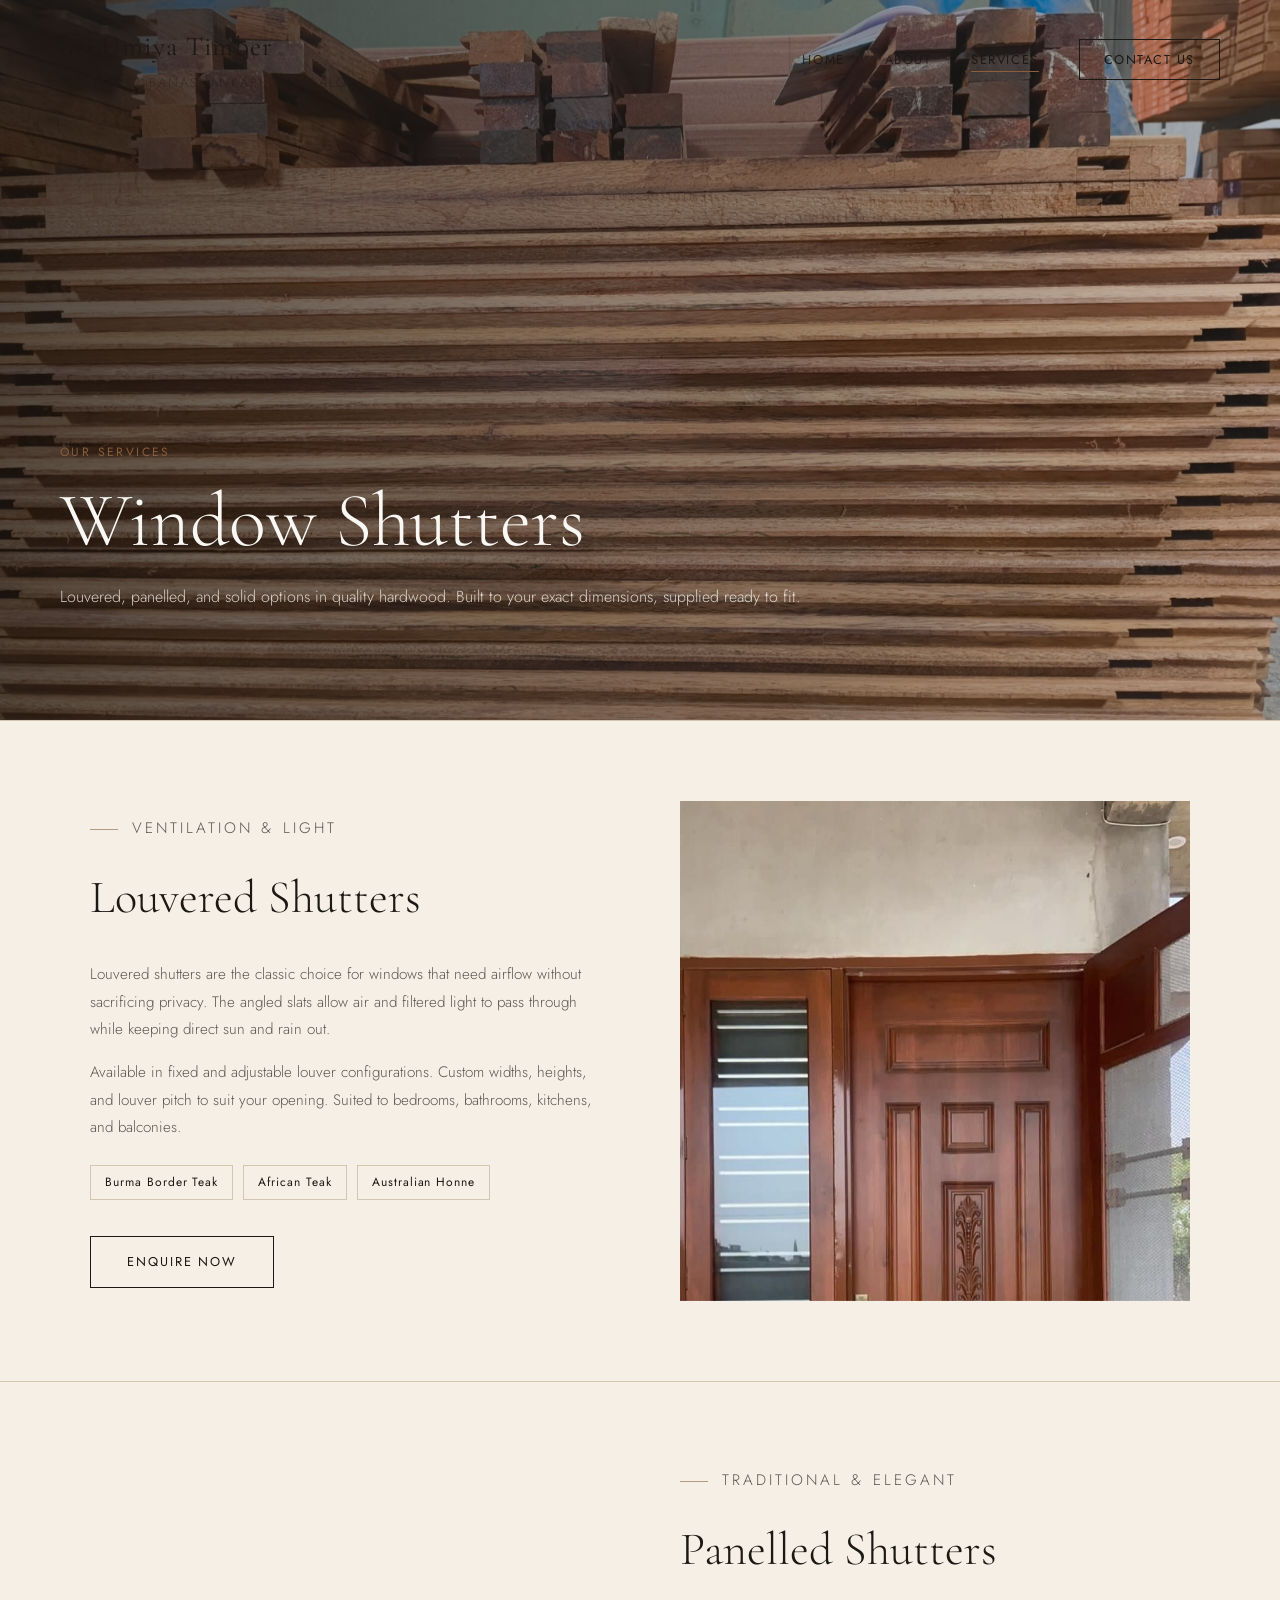
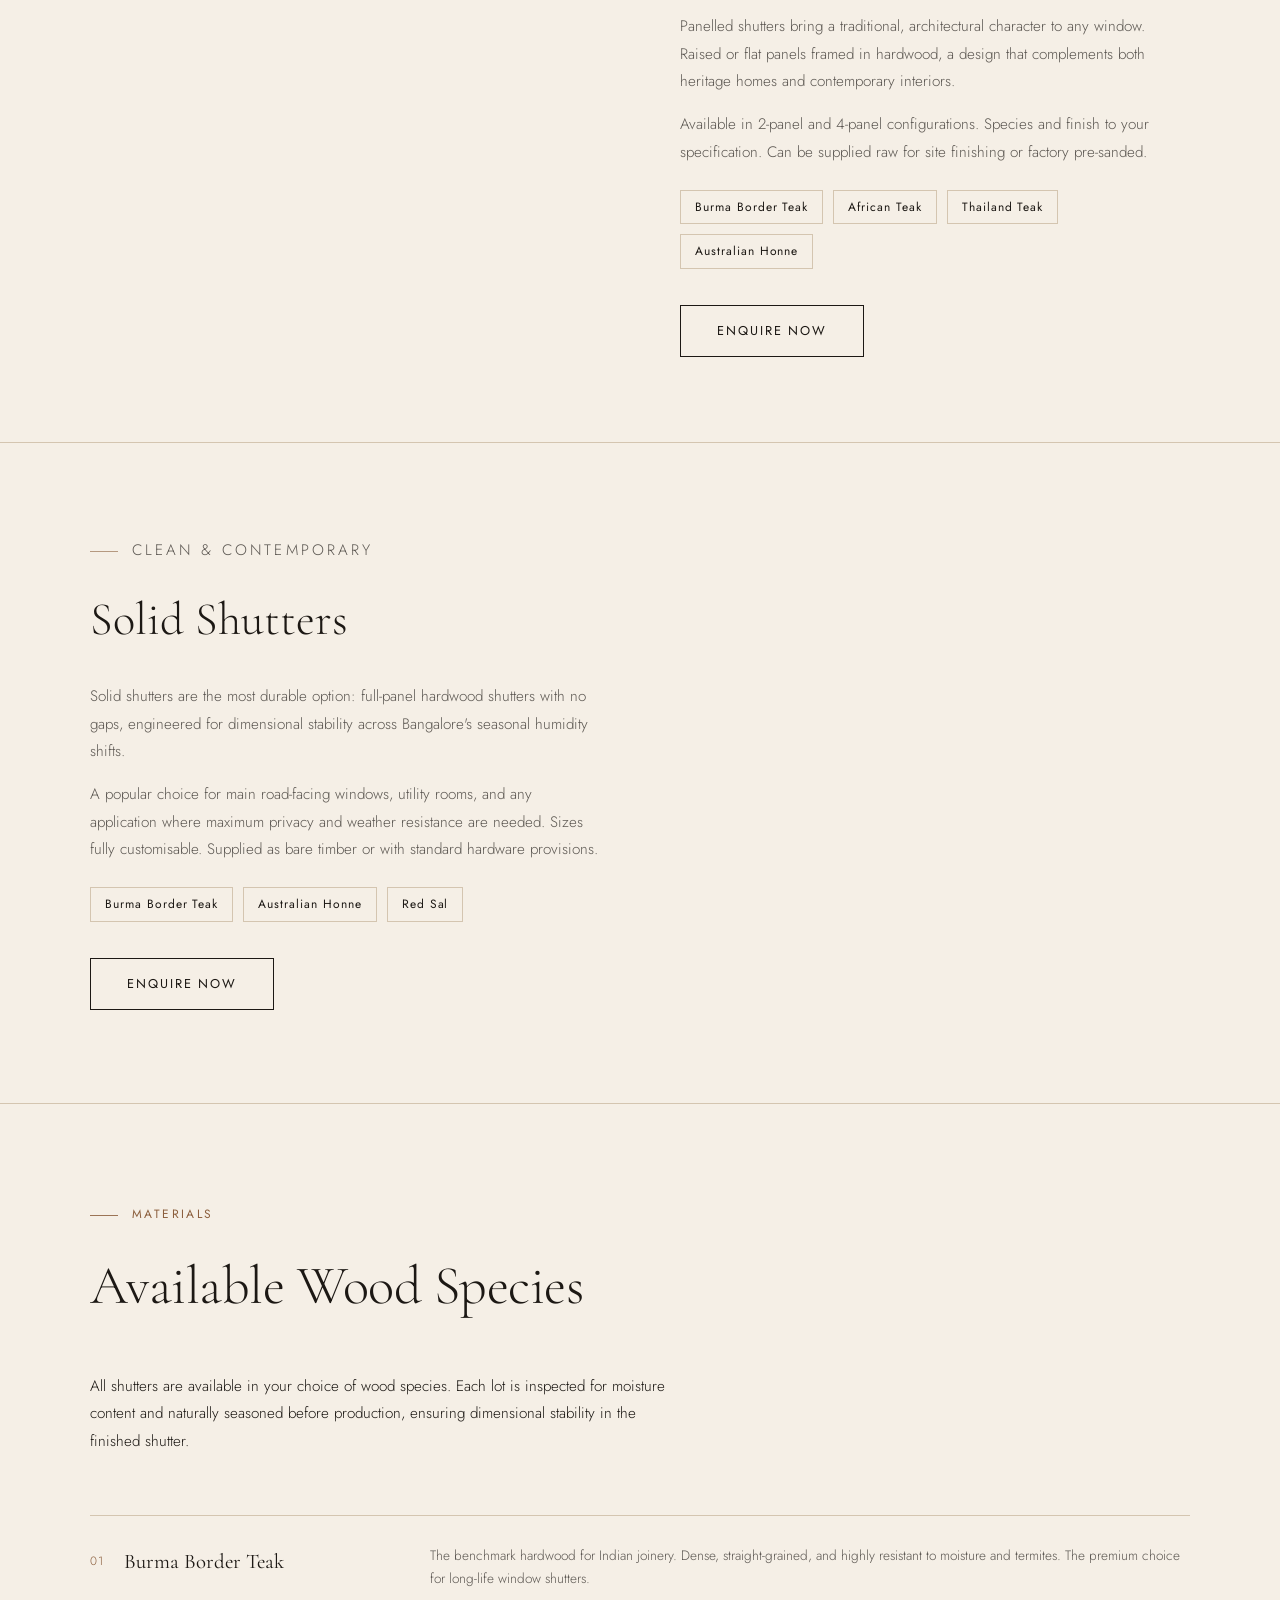
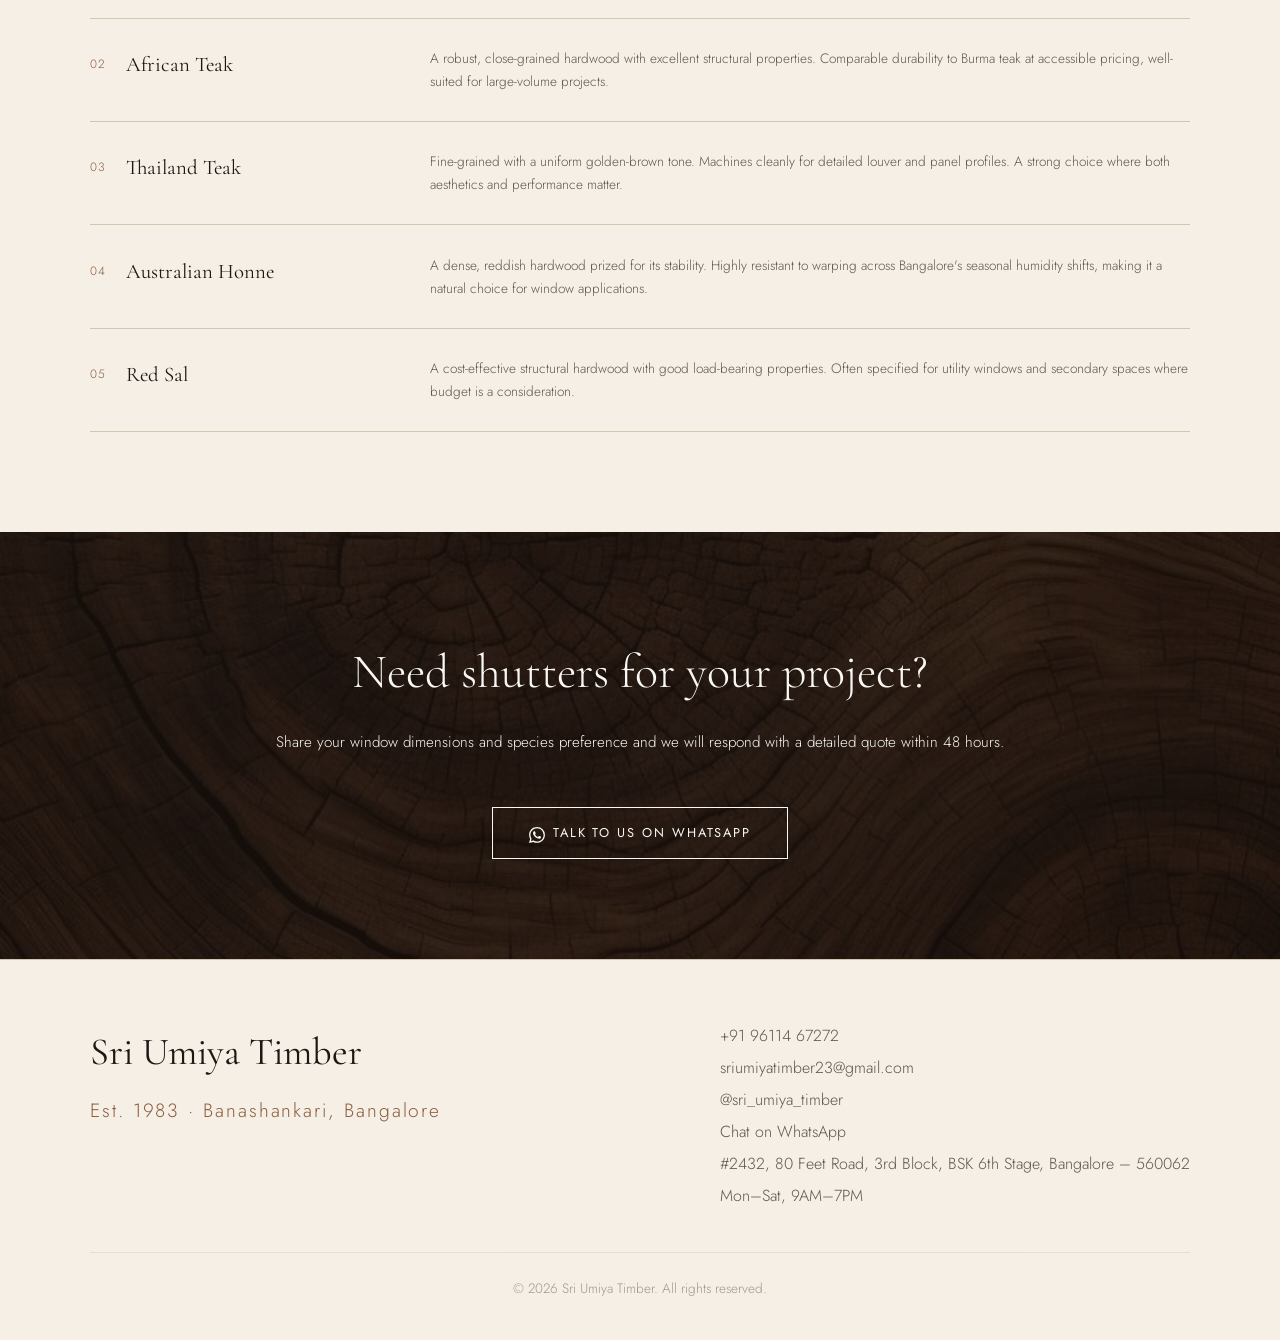
<file: windowshutters.html>
<!DOCTYPE html>
<html lang="en-IN">
<head>
    <meta charset="UTF-8">
    <meta name="viewport" content="width=device-width, initial-scale=1.0">
    <title>Wooden Window Shutters in Bangalore | Sri Umiya Timber</title>
    <meta name="description" content="Louvered, panelled and solid hardwood window shutters made to your exact dimensions. Burma teak, African teak and Honne. Sri Umiya Timber, Banashankari, Bangalore.">
    <meta name="keywords" content="window shutters Bangalore, louvered shutters, panelled shutters, solid wooden shutters, teak window shutters, hardwood shutters Banashankari, Sri Umiya Timber">
    <link rel="canonical" href="https://www.sriumiyatimber.com/windowshutters.html">
    <meta name="robots" content="index,follow">
    <meta name="theme-color" content="#1C1814">
    <meta name="geo.region" content="IN-KA">
    <meta name="geo.placename" content="Bangalore">
    <meta name="geo.position" content="12.88448;77.51389">
    <meta name="ICBM" content="12.88448, 77.51389">
    <!-- Open Graph -->
    <meta property="og:type" content="website">
    <meta property="og:site_name" content="Sri Umiya Timber">
    <meta property="og:locale" content="en_IN">
    <meta property="og:title" content="Wooden Window Shutters in Bangalore | Sri Umiya Timber">
    <meta property="og:description" content="Louvered, panelled and solid hardwood window shutters made to your exact dimensions. Banashankari, Bangalore.">
    <meta property="og:url" content="https://www.sriumiyatimber.com/windowshutters.html">
    <meta property="og:image" content="https://www.sriumiyatimber.com/images/attached_window.jpg">
    <!-- Twitter -->
    <meta name="twitter:card" content="summary_large_image">
    <meta name="twitter:title" content="Wooden Window Shutters in Bangalore | Sri Umiya Timber">
    <meta name="twitter:description" content="Louvered, panelled and solid hardwood window shutters made to your exact dimensions. Banashankari, Bangalore.">
    <meta name="twitter:image" content="https://www.sriumiyatimber.com/images/attached_window.jpg">
    <link rel="icon" type="image/svg+xml" href="favicon.svg">
    <link rel="preconnect" href="https://fonts.googleapis.com">
    <link rel="preconnect" href="https://fonts.gstatic.com" crossorigin>
    <link href="https://fonts.googleapis.com/css2?family=Cormorant+Garamond:ital,wght@0,300;0,400;0,600;1,300;1,400&family=Jost:wght@300;400;500&display=swap" rel="stylesheet">
    <link rel="stylesheet" href="style.css">
    <script src="animations.js" defer></script>
</head>
<body>

    <!-- NAVIGATION -->
    <nav class="navbar navbar-light">
        <div class="nav-logo" onclick="window.location='index.html'" style="cursor:pointer;">
            Sri Umiya Timber
            <span class="nav-tagline">Est. 1983 · Banashankari, Bangalore</span>
        </div>
        <ul class="nav-links nav-links-dark">
            <li><a href="index.html">Home</a></li>
            <li><a href="index.html#about">About</a></li>
            <li><a href="index.html#services" class="nav-active">Services</a></li>
            <li><a href="https://wa.me/919611467272?text=Hi%2C%20I%20have%20an%20enquiry%20about%20wood%20for%20my%20project" target="_blank" class="nav-cta nav-cta-dark">Contact Us</a></li>
        </ul>
        <button class="hamburger hamburger-dark" id="hamburger" aria-label="Open menu">
            <span></span><span></span><span></span>
        </button>
    </nav>

    <!-- MOBILE MENU -->
    <div class="mobile-menu" id="mobileMenu">
        <a href="index.html">Home</a>
        <a href="index.html#about">About</a>
        <a href="index.html#services">Services</a>
        <a href="https://wa.me/919611467272?text=Hi%2C%20I%20have%20an%20enquiry%20about%20wood%20for%20my%20project" target="_blank" class="mobile-menu-cta">Contact Us</a>
    </div>

    <!-- PAGE HERO -->
    <section class="page-hero-bg">
        <div class="page-hero-bg-overlay"></div>
        <img src="images/shutters_bg2.jpg" alt="Window shutters at Sri Umiya Timber" class="page-hero-bg-img">
        <div class="page-hero-bg-content">
            <p class="page-hero-tag">Our Services</p>
            <h1 class="page-hero-title">Window Shutters</h1>
            <p class="page-hero-sub">Louvered, panelled, and solid options in quality hardwood. Built to your exact dimensions, supplied ready to fit.</p>
        </div>
    </section>

    <!-- LOUVERED SHUTTERS -->
    <section class="door-section">
        <div class="door-section-container">
            <div class="door-section-text">
                <p class="door-tag">Ventilation & Light</p>
                <h2>Louvered Shutters</h2>
                <p>Louvered shutters are the classic choice for windows that need airflow without sacrificing privacy. The angled slats allow air and filtered light to pass through while keeping direct sun and rain out.</p>
                <p>Available in fixed and adjustable louver configurations. Custom widths, heights, and louver pitch to suit your opening. Suited to bedrooms, bathrooms, kitchens, and balconies.</p>
                <div class="wood-types">
                    <span>Burma Border Teak</span>
                    <span>African Teak</span>
                    <span>Australian Honne</span>
                </div>
                <a href="https://wa.me/919611467272?text=Hi%2C%20I%20have%20an%20enquiry%20about%20louvered%20window%20shutters" target="_blank" class="door-btn">Enquire Now</a>
            </div>
            <div class="door-section-images">
                <img src="images/attached_window.jpg" alt="Louvered window shutters" loading="lazy">
            </div>
        </div>
    </section>

    <!-- PANELLED SHUTTERS -->
    <section class="door-section door-section-alt">
        <div class="door-section-container door-section-reverse">
            <div class="door-section-text">
                <p class="door-tag">Traditional & Elegant</p>
                <h2>Panelled Shutters</h2>
                <p>Panelled shutters bring a traditional, architectural character to any window. Raised or flat panels framed in hardwood, a design that complements both heritage homes and contemporary interiors.</p>
                <p>Available in 2-panel and 4-panel configurations. Species and finish to your specification. Can be supplied raw for site finishing or factory pre-sanded.</p>
                <div class="wood-types">
                    <span>Burma Border Teak</span>
                    <span>African Teak</span>
                    <span>Thailand Teak</span>
                    <span>Australian Honne</span>
                </div>
                <a href="https://wa.me/919611467272?text=Hi%2C%20I%20have%20an%20enquiry%20about%20panelled%20window%20shutters" target="_blank" class="door-btn">Enquire Now</a>
            </div>
            <div class="door-section-images">
                <div style="flex:1; height:500px; background-color: var(--muted); opacity:0.4;"></div>
            </div>
        </div>
    </section>

    <!-- SOLID SHUTTERS -->
    <section class="door-section">
        <div class="door-section-container">
            <div class="door-section-text">
                <p class="door-tag">Clean & Contemporary</p>
                <h2>Solid Shutters</h2>
                <p>Solid shutters are the most durable option: full-panel hardwood shutters with no gaps, engineered for dimensional stability across Bangalore's seasonal humidity shifts.</p>
                <p>A popular choice for main road-facing windows, utility rooms, and any application where maximum privacy and weather resistance are needed. Sizes fully customisable. Supplied as bare timber or with standard hardware provisions.</p>
                <div class="wood-types">
                    <span>Burma Border Teak</span>
                    <span>Australian Honne</span>
                    <span>Red Sal</span>
                </div>
                <a href="https://wa.me/919611467272?text=Hi%2C%20I%20have%20an%20enquiry%20about%20solid%20window%20shutters" target="_blank" class="door-btn">Enquire Now</a>
            </div>
            <div class="door-section-images">
                <div style="flex:1; height:500px; background-color: var(--muted); opacity:0.4;"></div>
            </div>
        </div>
    </section>

    <!-- WOOD SPECIES -->
    <section class="wood-species-section">
        <div class="wood-species-container">
            <p class="services-tag">Materials</p>
            <h2 class="services-heading">Available Wood Species</h2>
            <p class="wood-species-intro">All shutters are available in your choice of wood species. Each lot is inspected for moisture content and naturally seasoned before production, ensuring dimensional stability in the finished shutter.</p>

            <div class="wood-list">

                <div class="wood-list-item">
                    <div class="wood-list-left">
                        <span class="wood-list-number">01</span>
                        <h3>Burma Border Teak</h3>
                    </div>
                    <p>The benchmark hardwood for Indian joinery. Dense, straight-grained, and highly resistant to moisture and termites. The premium choice for long-life window shutters.</p>
                </div>

                <div class="wood-list-item">
                    <div class="wood-list-left">
                        <span class="wood-list-number">02</span>
                        <h3>African Teak</h3>
                    </div>
                    <p>A robust, close-grained hardwood with excellent structural properties. Comparable durability to Burma teak at accessible pricing, well-suited for large-volume projects.</p>
                </div>

                <div class="wood-list-item">
                    <div class="wood-list-left">
                        <span class="wood-list-number">03</span>
                        <h3>Thailand Teak</h3>
                    </div>
                    <p>Fine-grained with a uniform golden-brown tone. Machines cleanly for detailed louver and panel profiles. A strong choice where both aesthetics and performance matter.</p>
                </div>

                <div class="wood-list-item">
                    <div class="wood-list-left">
                        <span class="wood-list-number">04</span>
                        <h3>Australian Honne</h3>
                    </div>
                    <p>A dense, reddish hardwood prized for its stability. Highly resistant to warping across Bangalore's seasonal humidity shifts, making it a natural choice for window applications.</p>
                </div>

                <div class="wood-list-item">
                    <div class="wood-list-left">
                        <span class="wood-list-number">05</span>
                        <h3>Red Sal</h3>
                    </div>
                    <p>A cost-effective structural hardwood with good load-bearing properties. Often specified for utility windows and secondary spaces where budget is a consideration.</p>
                </div>

            </div>
        </div>
    </section>

    <!-- CTA -->
    <section class="page-cta" style="background-image: linear-gradient(rgba(20,15,10,0.82), rgba(20,15,10,0.82)), url('images/texture.jpg'); background-size: cover; background-position: center;">
        <h2>Need shutters for your project?</h2>
        <p>Share your window dimensions and species preference and we will respond with a detailed quote within 48 hours.</p>
        <a href="https://wa.me/919611467272?text=Hi%2C%20I%20have%20an%20enquiry%20about%20window%20shutters" target="_blank" class="door-btn door-btn-light"><svg class="wa-icon" viewBox="0 0 24 24" xmlns="http://www.w3.org/2000/svg"><path d="M17.472 14.382c-.297-.149-1.758-.867-2.03-.967-.273-.099-.471-.148-.67.15-.197.297-.767.966-.94 1.164-.173.199-.347.223-.644.075-.297-.15-1.255-.463-2.39-1.475-.883-.788-1.48-1.761-1.653-2.059-.173-.297-.018-.458.13-.606.134-.133.298-.347.446-.52.149-.174.198-.298.298-.497.099-.198.05-.371-.025-.52-.075-.149-.669-1.612-.916-2.207-.242-.579-.487-.5-.669-.51-.173-.008-.371-.01-.57-.01-.198 0-.52.074-.792.372-.272.297-1.04 1.016-1.04 2.479 0 1.462 1.065 2.875 1.213 3.074.149.198 2.096 3.2 5.077 4.487.709.306 1.262.489 1.694.625.712.227 1.36.195 1.871.118.571-.085 1.758-.719 2.006-1.413.248-.694.248-1.289.173-1.413-.074-.124-.272-.198-.57-.347m-5.421 7.403h-.004a9.87 9.87 0 01-5.031-1.378l-.361-.214-3.741.982.998-3.648-.235-.374a9.86 9.86 0 01-1.51-5.26c.001-5.45 4.436-9.884 9.888-9.884 2.64 0 5.122 1.03 6.988 2.898a9.825 9.825 0 012.893 6.994c-.003 5.45-4.437 9.884-9.885 9.884m8.413-18.297A11.815 11.815 0 0012.05 0C5.495 0 .16 5.335.157 11.892c0 2.096.547 4.142 1.588 5.945L.057 24l6.305-1.654a11.882 11.882 0 005.683 1.448h.005c6.554 0 11.89-5.335 11.893-11.893a11.821 11.821 0 00-3.48-8.413z"/></svg>Talk to Us on WhatsApp</a>
    </section>

    <!-- FOOTER -->
    <footer class="footer">
        <div class="footer-container">
            <div class="footer-left">
                <p class="footer-logo">Sri Umiya Timber</p>
                <p class="footer-tagline">Est. 1983 · Banashankari, Bangalore</p>
            </div>
            <div class="footer-right">
                <p><a href="tel:+919611467272">+91 96114 67272</a></p>
                <p><a href="mailto:sriumiyatimber23@gmail.com">sriumiyatimber23@gmail.com</a></p>
                <p><a href="https://www.instagram.com/sri_umiya_timber/" target="_blank" rel="noopener">@sri_umiya_timber</a></p>
                <p><a href="https://wa.me/919611467272" target="_blank" rel="noopener">Chat on WhatsApp</a></p>
                <p>#2432, 80 Feet Road, 3rd Block, BSK 6th Stage, Bangalore – 560062</p>
                <p>Mon–Sat, 9AM–7PM</p>
            </div>
        </div>
        <p class="footer-copy">© 2026 Sri Umiya Timber. All rights reserved.</p>
    </footer>

    <script>
        const hamburger = document.getElementById('hamburger');
        const mobileMenu = document.getElementById('mobileMenu');
        hamburger.addEventListener('click', () => {
            hamburger.classList.toggle('open');
            mobileMenu.classList.toggle('open');
        });
    </script>

    <!-- STRUCTURED DATA: Breadcrumb + Service -->
    <script type="application/ld+json">
    {
      "@context": "https://schema.org",
      "@graph": [
        {
          "@type": "BreadcrumbList",
          "itemListElement": [
            { "@type": "ListItem", "position": 1, "name": "Home", "item": "https://www.sriumiyatimber.com/" },
            { "@type": "ListItem", "position": 2, "name": "Window Shutters", "item": "https://www.sriumiyatimber.com/windowshutters.html" }
          ]
        },
        {
          "@type": "Service",
          "name": "Wooden Window Shutters",
          "serviceType": "Louvered, panelled and solid hardwood window shutters made to custom dimensions",
          "areaServed": { "@type": "City", "name": "Bangalore" },
          "provider": { "@id": "https://www.sriumiyatimber.com/#business" }
        }
      ]
    }
    </script>

</body>
</html>
</file>
<file: style.css>
@import url('https://fonts.googleapis.com/css2?family=Cormorant+Garamond:ital,wght@0,300;0,400;0,600;1,300;1,400&family=Jost:wght@300;400;500&display=swap');

/* ── RESET & BASE ── */
* {
    margin: 0;
    padding: 0;
    box-sizing: border-box;
}

:root {
    --bg: #F5EFE6;
    --text: #1C1814;
    --accent: #8B5E3C;
    --muted: #D4C5B0;
    --white: #FAF8F4;
    --display-font: 'Cormorant Garamond', serif;
    --body-font: 'Jost', sans-serif;
}

html {
    scroll-behavior: smooth;
}

body {
    background-color: var(--bg);
    color: var(--text);
    font-family: var(--body-font);
    font-weight: 300;
    line-height: 1.7;
}

/* ── NAVBAR ── */
.navbar {
    position: fixed;
    top: 0;
    left: 0;
    width: 100%;
    z-index: 200;
    display: flex;
    justify-content: space-between;
    align-items: center;
    padding: 24px 60px;
    transition: background-color 0.3s ease, box-shadow 0.3s ease;
}

.nav-logo {
    font-family: var(--display-font);
    font-size: 1.7rem;
    font-weight: 400;
    color: var(--white);
    letter-spacing: 0.05em;
    display: flex;
    flex-direction: column;
    gap: 2px;
    text-shadow: 0 1px 8px rgba(0, 0, 0, 0.4);
}

.nav-links {
    list-style: none;
    display: flex;
    align-items: center;
    gap: 40px;
}

.nav-links a {
    text-decoration: none;
    font-family: var(--body-font);
    font-size: 0.8rem;
    font-weight: 400;
    letter-spacing: 0.12em;
    text-transform: uppercase;
    color: var(--white);
    opacity: 0.85;
    transition: opacity 0.3s ease;
}

.nav-links a:hover {
    opacity: 1;
}

.nav-cta {
    border: 1px solid rgba(250, 248, 244, 0.6) !important;
    padding: 10px 24px !important;
    opacity: 1 !important;
    transition: all 0.3s ease !important;
}

.nav-cta:hover {
    background-color: var(--white) !important;
    color: var(--text) !important;
    opacity: 1 !important;
}

/* Scrolled state — index.html only, applied via JS */
.navbar-scrolled {
    background-color: var(--white);
    box-shadow: 0 1px 24px rgba(0, 0, 0, 0.07);
}
.navbar-scrolled .nav-logo { color: var(--text); text-shadow: none; }
.navbar-scrolled .nav-tagline { color: var(--text); opacity: 0.5; }
.navbar-scrolled .nav-links a { color: var(--text); }
.navbar-scrolled .nav-cta { border-color: var(--text) !important; color: var(--text) !important; }
.navbar-scrolled .nav-cta:hover { background-color: var(--text) !important; color: var(--white) !important; }
.navbar-scrolled .hamburger:not(.open) span { background-color: var(--text); }

/* ── HERO ── */
.hero {
    position: relative;
    width: 100%;
    height: 100vh;
    overflow: hidden;
}

.hero-img {
    width: 100%;
    height: 100%;
    object-fit: cover;
    object-position: center;
}

.hero-overlay {
    position: absolute;
    inset: 0;
    background: linear-gradient(
        to right,
        rgba(20, 15, 10, 0.65) 0%,
        rgba(20, 15, 10, 0.2) 60%,
        rgba(20, 15, 10, 0.1) 100%
    );
    z-index: 1;
}

.hero::after {
    content: '';
    position: absolute;
    bottom: 0;
    left: 0;
    right: 0;
    height: 220px;
    background: linear-gradient(to bottom, transparent, var(--bg));
    z-index: 2;
    pointer-events: none;
    opacity: var(--hero-fade, 0);
}

.scroll-hint {
    position: absolute;
    bottom: 48px;
    left: 50%;
    transform: translateX(-50%);
    z-index: 3;
    color: var(--white);
    pointer-events: none;
    transition: opacity 0.4s ease;
    animation: scrollBounce 2s ease-in-out infinite;
}
.scroll-hint svg { width: 28px; height: 28px; opacity: 0.65; }
@keyframes scrollBounce {
    0%, 100% { transform: translateX(-50%) translateY(0); }
    50%       { transform: translateX(-50%) translateY(8px); }
}

.hero-content {
    position: absolute;
    bottom: 15%;
    left: 60px;
    z-index: 3;
    max-width: 600px;
}

.hero-tag {
    font-family: var(--body-font);
    font-size: 0.75rem;
    font-weight: 400;
    letter-spacing: 0.2em;
    text-transform: uppercase;
    color: var(--muted);
    margin-bottom: 20px;
}

.hero-content h1 {
    font-family: var(--display-font);
    font-size: clamp(3.5rem, 7vw, 6.5rem);
    font-weight: 300;
    line-height: 1.05;
    color: var(--white);
    margin-bottom: 40px;
}

.hero-btn {
    display: inline-block;
    text-decoration: none;
    font-family: var(--body-font);
    font-size: 0.8rem;
    font-weight: 400;
    letter-spacing: 0.15em;
    text-transform: uppercase;
    color: var(--white);
    border: 1px solid rgba(250, 248, 244, 0.6);
    padding: 14px 36px;
    transition: all 0.3s ease;
}

.hero-btn:hover {
    background-color: var(--white);
    color: var(--text);
}

.nav-tagline {
    font-family: var(--body-font);
    font-size: 0.80rem;
    font-weight: 300;
    letter-spacing: 0.15em;
    text-transform: uppercase;
    color: var(--white);
    opacity: 0.7;
    text-shadow: 0 1px 8px rgba(0, 0, 0, 0.4);
}

/* ── HAMBURGER MENU ── */
.hamburger {
    display: none;
    flex-direction: column;
    justify-content: space-between;
    width: 24px;
    height: 16px;
    cursor: pointer;
    background: none;
    border: none;
    padding: 0;
    z-index: 200;
}

.hamburger span {
    display: block;
    width: 100%;
    height: 1.5px;
    background-color: var(--white);
    transition: all 0.3s ease;
    transform-origin: center;
}

.hamburger.open span:nth-child(1) {
    transform: translateY(7px) rotate(45deg);
}

.hamburger.open span:nth-child(2) {
    opacity: 0;
}

.hamburger.open span:nth-child(3) {
    transform: translateY(-7px) rotate(-45deg);
}

.navbar-light .hamburger span,
.hamburger-dark span {
    background-color: var(--text);
}

.hamburger.open span {
    background-color: var(--white);
}

.mobile-menu {
    display: none;
    position: fixed;
    top: 0;
    left: 0;
    width: 100%;
    height: 100%;
    background-color: var(--text);
    z-index: 150;
    flex-direction: column;
    justify-content: center;
    align-items: center;
    gap: 40px;
}

.mobile-menu.open {
    display: flex;
}

.mobile-menu a {
    text-decoration: none;
    font-family: var(--display-font);
    font-size: 2.2rem;
    font-weight: 300;
    color: var(--white);
    letter-spacing: 0.05em;
    transition: opacity 0.3s ease;
}

.mobile-menu a:hover {
    opacity: 0.6;
}

.mobile-menu-cta {
    border: 1px solid rgba(250, 248, 244, 0.5) !important;
    padding: 14px 40px !important;
    font-size: 0.85rem !important;
    font-family: var(--body-font) !important;
    letter-spacing: 0.12em !important;
    text-transform: uppercase !important;
    margin-top: 20px;
}

/* ── MOBILE ── */
@media (max-width: 768px) {
    .navbar {
        padding: 20px 24px;
    }

    .nav-logo {
        font-size: 1.1rem;
    }

    .nav-links {
        display: none;
    }

    .hamburger {
        display: flex;
    }

    .hero-content {
        left: 24px;
        right: 24px;
        bottom: 12%;
    }

    .hero-content h1 {
        font-size: clamp(2.8rem, 12vw, 4rem);
    }

    .nav-tagline {
        font-size: 0.55rem;
        letter-spacing: 0.1em;
    }

    .hero-btn {
        padding: 12px 24px;
    }
}

/* ── STORY SECTION ── */
.story {
    padding: 100px 60px;
    background-color: var(--bg);
}

.story-container {
    max-width: 1100px;
    margin: 0 auto;
    display: flex;
    gap: 80px;
    align-items: center;
}

.story-text {
    flex: 1;
}

.story-image {
    flex: 1;
}

.story-image img {
    width: 100%;
    height: 600px;
    object-fit: cover;
}

.story-tag {
    font-family: var(--body-font);
    font-size: 0.75rem;
    font-weight: 400;
    letter-spacing: 0.2em;
    text-transform: uppercase;
    color: var(--accent);
    margin-bottom: 32px;
}

.story-quote {
    font-family: var(--body-font);
    font-size: 1.4rem;
    font-weight: 300;
    font-style: normal;
    line-height: 1.4;
    color: var(--text);
    border-left: 2px solid var(--accent);
    padding-left: 24px;
    margin-bottom: 32px;
}

.story-body {
    font-family: var(--body-font);
    font-size: 0.95rem;
    font-weight: 300;
    line-height: 1.8;
    color: var(--text);
    opacity: 0.7;
    margin-bottom: 20px;
}

.story-btn {
    display: inline-block;
    text-decoration: none;
    font-family: var(--body-font);
    font-size: 0.8rem;
    font-weight: 400;
    letter-spacing: 0.15em;
    text-transform: uppercase;
    color: var(--text);
    border: 1px solid var(--text);
    padding: 14px 36px;
    margin-top: 20px;
    transition: all 0.3s ease;
}

.story-btn:hover {
    background-color: var(--text);
    color: var(--white);
}

/* ── SERVICES SECTION ── */
.services {
    padding: 80px 60px 100px 60px;
    background-color: var(--bg);
}

.services-container {
    max-width: 1100px;
    margin: 0 auto;
}

.services-tag {
    font-family: var(--body-font);
    font-size: 0.75rem;
    font-weight: 400;
    letter-spacing: 0.2em;
    text-transform: uppercase;
    color: var(--accent);
    margin-bottom: 16px;
}

.services-heading {
    font-family: var(--display-font);
    font-size: 2.8rem;
    font-weight: 300;
    color: var(--text);
    margin-bottom: 40px;
}

.services-grid {
    display: flex;
    flex-wrap: wrap;
    justify-content: center;
    gap: 40px;
}

.service-card {
    flex: 0 0 calc((100% - 80px) / 3);
    display: flex;
    flex-direction: column;
}

.service-img-wrap {
    width: 100%;
    height: 380px;
    overflow: hidden;
    margin-bottom: 20px;
}

.service-img-wrap img {
    width: 100%;
    height: 100%;
    object-fit: cover;
    object-position: center top;
    transition: transform 0.4s ease;
}

.service-img-wrap img:hover {
    transform: scale(1.03);
}

.service-img-wrap img.img-zoom {
    transform: scale(1.15);
}
.service-img-wrap img.img-zoom:hover {
    transform: scale(1.18);
}

.service-card-content h3 {
    font-family: var(--display-font);
    font-size: 1.4rem;
    font-weight: 400;
    color: var(--text);
    margin-bottom: 8px;
}

.service-card-content p {
    font-family: var(--body-font);
    font-size: 0.85rem;
    font-weight: 300;
    color: var(--text);
    opacity: 0.7;
    line-height: 1.6;
    margin-bottom: 16px;
}

.service-link {
    font-family: var(--body-font);
    font-size: 0.8rem;
    font-weight: 400;
    letter-spacing: 0.1em;
    text-transform: uppercase;
    color: var(--accent);
    text-decoration: none;
    border-bottom: 1px solid var(--accent);
    padding-bottom: 2px;
    transition: opacity 0.3s ease;
    align-self: flex-start;
}

.service-link:hover {
    opacity: 0.7;
}

/* ── STATS SECTION ── */
.stats {
    padding: 100px 60px;
    background-color: var(--text);
}

.stats-container {
    max-width: 1100px;
    margin: 0 auto;
    display: flex;
    gap: 80px;
    align-items: center;
}

.stats-intro {
    flex: 0 0 320px;
}

.stats-intro-tag {
    font-family: var(--body-font);
    font-size: 0.75rem;
    font-weight: 400;
    letter-spacing: 0.2em;
    text-transform: uppercase;
    color: var(--accent);
    margin-bottom: 24px;
}

.stats-intro-heading {
    font-family: var(--display-font);
    font-size: 2.4rem;
    font-weight: 300;
    color: var(--white);
    line-height: 1.15;
    margin-bottom: 20px;
}

.stats-intro-body {
    font-family: var(--body-font);
    font-size: 0.9rem;
    font-weight: 300;
    color: var(--white);
    opacity: 0.7;
    line-height: 1.8;
}

.stats-grid {
    flex: 1;
    display: grid;
    grid-template-columns: repeat(2, 1fr);
    gap: 48px 60px;
}

.stat-item {
    padding-top: 20px;
    border-top: 1px solid rgba(250, 248, 244, 0.15);
}

.stat-number {
    font-family: var(--display-font);
    font-size: clamp(2.8rem, 4vw, 4rem);
    font-weight: 300;
    color: var(--accent);
    line-height: 1;
    margin-bottom: 12px;
}

.stat-label {
    font-family: var(--body-font);
    font-size: 0.78rem;
    font-weight: 300;
    letter-spacing: 0.12em;
    text-transform: uppercase;
    color: var(--white);
    opacity: 0.5;
    line-height: 1.6;
}

/* STORY MOBILE */
@media (max-width: 768px) {
    .story {
        padding: 80px 24px;
    }

    .story-container {
        flex-direction: column;
        gap: 40px;
    }

    .story-image img {
        height: 400px;
    }
}

/* STATS MOBILE */
@media (max-width: 768px) {
    .stats {
        padding: 80px 24px;
    }

    .stats-container {
        flex-direction: column;
        gap: 48px;
    }

    .stats-intro {
        flex: none;
    }

    .stats-intro-heading {
        font-size: 2rem;
    }

    .stats-grid {
        width: 100%;
        gap: 36px 40px;
    }
}

/* SERVICES MOBILE */
@media (max-width: 768px) {
    .services {
        padding: 80px 24px;
    }

    .services-heading {
        font-size: 2rem;
    }

    .service-card {
        flex: 0 0 100%;
    }
}

/* ── DOORS PAGE & INNER PAGES ── */
.navbar-light .nav-logo {
    color: var(--text);
    text-shadow: none;
}

.navbar-light .nav-tagline {
    color: var(--text);
    opacity: 0.5;
}

.nav-links-dark a {
    color: var(--text) !important;
}

.nav-cta-dark {
    border-color: var(--text) !important;
    color: var(--text) !important;
}

.nav-cta-dark:hover {
    background-color: var(--text) !important;
    color: var(--white) !important;
}

.page-hero {
    padding: 160px 60px 80px 60px;
    max-width: 700px;
}

.page-hero-tag {
    font-family: var(--body-font);
    font-size: 0.75rem;
    font-weight: 400;
    letter-spacing: 0.2em;
    text-transform: uppercase;
    color: var(--accent);
    margin-bottom: 16px;
}

.page-hero-title {
    font-family: var(--display-font);
    font-size: clamp(3rem, 6vw, 5rem);
    font-weight: 300;
    color: var(--text);
    line-height: 1.1;
    margin-bottom: 20px;
}

.page-hero-sub {
    font-family: var(--body-font);
    font-size: 1rem;
    font-weight: 300;
    color: var(--text);
    opacity: 0.7;
    line-height: 1.8;
}

/* Image page hero — reusable across inner pages */
.page-hero-bg {
    position: relative;
    width: 100%;
    height: 80vh;
    overflow: hidden;
}

.page-hero-bg-img {
    width: 100%;
    height: 100%;
    object-fit: cover;
    object-position: center;
}

.page-hero-bg-overlay {
    position: absolute;
    inset: 0;
    background: linear-gradient(
        to right,
        rgba(20, 15, 10, 0.72) 0%,
        rgba(20, 15, 10, 0.2) 100%
    );
    z-index: 1;
}

.page-hero-bg-content {
    position: absolute;
    bottom: 15%;
    left: 60px;
    z-index: 2;
}

.page-hero-bg-content .page-hero-title {
    color: var(--white);
}

.page-hero-bg-content .page-hero-sub {
    color: var(--white);
    opacity: 0.8;
}

.door-section {
    padding: 80px 60px;
    border-top: 1px solid var(--muted);
}

.door-section-alt {
    background-color: var(--bg);
}

.door-section-container {
    max-width: 1100px;
    margin: 0 auto;
    display: flex;
    gap: 80px;
    align-items: center;
}

.door-section-reverse {
    flex-direction: row-reverse;
}

.door-section-text {
    flex: 1;
}

.door-section-images {
    flex: 1;
    display: flex;
    gap: 16px;
}

.door-section-images img {
    width: 100%;
    height: 500px;
    object-fit: cover;
    object-position: center top;
    flex: 1;
}

.door-tag {
    font-family: var(--body-font);
    font-size: 0.7rem;
    font-weight: 400;
    letter-spacing: 0.2em;
    text-transform: uppercase;
    color: var(--accent);
    margin-bottom: 12px;
}

.door-section-text h2 {
    font-family: var(--display-font);
    font-size: 2.5rem;
    font-weight: 300;
    color: var(--text);
    margin-bottom: 24px;
}

.door-section-text p {
    font-family: var(--body-font);
    font-size: 0.95rem;
    font-weight: 300;
    color: var(--text);
    opacity: 0.7;
    line-height: 1.8;
    margin-bottom: 16px;
}

.wood-types {
    display: flex;
    flex-wrap: wrap;
    gap: 10px;
    margin: 24px 0;
}

.wood-types span {
    font-family: var(--body-font);
    font-size: 0.75rem;
    font-weight: 400;
    letter-spacing: 0.08em;
    color: var(--text);
    border: 1px solid var(--muted);
    padding: 6px 14px;
}

.door-btn {
    display: inline-block;
    text-decoration: none;
    font-family: var(--body-font);
    font-size: 0.8rem;
    font-weight: 400;
    letter-spacing: 0.15em;
    text-transform: uppercase;
    color: var(--text);
    border: 1px solid var(--text);
    padding: 14px 36px;
    margin-top: 12px;
    transition: all 0.3s ease;
}

.door-btn:hover {
    background-color: var(--text);
    color: var(--white);
}

.door-btn-light {
    color: var(--white);
    border-color: var(--white);
}

.door-btn-light:hover {
    background-color: var(--white);
    color: var(--text);
}

.page-cta {
    background-color: var(--text);
    padding: 100px 60px;
    text-align: center;
}

.page-cta h2 {
    font-family: var(--display-font);
    font-size: 2.5rem;
    font-weight: 300;
    color: var(--white);
    margin-bottom: 16px;
}

.page-cta p {
    font-family: var(--body-font);
    font-size: 0.95rem;
    font-weight: 300;
    color: var(--white);
    opacity: 0.7;
    margin-bottom: 40px;
}

/* ── FOOTER ── */
.footer {
    background-color: var(--bg);
    border-top: 1px solid var(--muted);
    padding: 60px 60px 40px 60px;
}

.footer-container {
    max-width: 1100px;
    margin: 0 auto;
    display: flex;
    justify-content: space-between;
    gap: 40px;
    margin-bottom: 40px;
}

.footer-logo {
    font-family: var(--display-font);
    font-size: 2.4rem;
    font-weight: 400;
    color: var(--text);
    margin-bottom: 8px;
}

.footer-tagline {
    font-family: var(--body-font);
    font-size: 1.2rem;
    font-weight: 300;
    color: var(--accent);
    letter-spacing: 0.1em;
}

.footer-right p {
    font-family: var(--body-font);
    font-size: 1.0rem;
    font-weight: 300;
    color: var(--text);
    opacity: 0.7;
    line-height: 2;
}

.footer-right a {
    color: inherit;
    text-decoration: none;
    transition: opacity 0.2s ease;
}
.footer-right a:hover { opacity: 1; }

.footer-minimal {
    text-align: center;
    padding: 48px 60px 32px 60px;
}
.footer-minimal .footer-logo { margin-bottom: 6px; }
.footer-minimal .footer-tagline { margin-bottom: 32px; }
.footer-minimal .footer-copy { border-top: 1px solid var(--muted); max-width: none; }

.footer-copy {
    font-family: var(--body-font);
    font-size: 0.85rem;
    font-weight: 300;
    color: var(--text);
    opacity: 0.4;
    text-align: center;
    border-top: 1px solid var(--muted);
    padding-top: 24px;
    max-width: 1100px;
    margin: 0 auto;
}

/* ── FIND US SECTION ── */
.find-us {
    background-color: var(--bg);
    border-top: 1px solid var(--muted);
    padding: 100px 60px;
}

.find-us-container {
    max-width: 1100px;
    margin: 0 auto;
    display: flex;
    gap: 80px;
    align-items: flex-start;
}

.find-us-text {
    flex: 0 0 320px;
}

.find-us-tag {
    font-family: var(--body-font);
    font-size: 0.75rem;
    font-weight: 400;
    letter-spacing: 0.2em;
    text-transform: uppercase;
    color: var(--accent);
    margin-bottom: 16px;
}

.find-us-heading {
    font-family: var(--display-font);
    font-size: 2.4rem;
    font-weight: 300;
    color: var(--text);
    line-height: 1.15;
    margin-bottom: 32px;
}

.find-us-details p {
    font-family: var(--body-font);
    font-size: 0.95rem;
    font-weight: 300;
    color: var(--text);
    opacity: 0.7;
    line-height: 2.2;
}

.find-us-details a {
    color: inherit;
    text-decoration: none;
}
.find-us-details a:hover { opacity: 1; }

.find-us-map {
    flex: 1;
}

.find-us-map iframe {
    width: 100%;
    height: 420px;
    border: 0;
    display: block;
}

@media (max-width: 768px) {
    .find-us {
        padding: 80px 24px;
    }
    .find-us-container {
        flex-direction: column;
        gap: 40px;
    }
    .find-us-text { flex: none; }
    .find-us-map iframe { height: 280px; }
}

/* ── WHATSAPP ICON ── */
.wa-icon {
    width: 16px;
    height: 16px;
    vertical-align: middle;
    margin-right: 8px;
    fill: currentColor;
    display: inline-block;
}

/* ── ACTIVE NAV STATE (inner pages) ── */
.nav-links-dark .nav-active {
    opacity: 1 !important;
    border-bottom: 1px solid var(--accent);
    padding-bottom: 2px;
}

/* INNER PAGES MOBILE */
@media (max-width: 768px) {
    .page-hero {
        padding: 120px 24px 60px 24px;
    }

    .page-hero-bg-content {
        left: 24px;
        right: 24px;
        bottom: 12%;
    }

    .door-section {
        padding: 60px 24px;
    }

    .door-section-container {
        flex-direction: column-reverse;
        gap: 40px;
    }

    .door-section-reverse {
        flex-direction: column-reverse;
    }

    .door-section-images img {
        height: 300px;
    }

    .page-cta {
        padding: 80px 24px;
    }

    .footer {
        padding: 60px 24px 40px 24px;
    }

    .footer-container {
        flex-direction: column;
    }
}

.service-img-empty {
    background-color: var(--muted);
    opacity: 0.4;
}

/* ── FRAMES PAGE ── */

/* Side by side frames layout */
.frames-split {
    padding: 80px 60px;
    border-top: 1px solid var(--muted);
}

.frames-split-container {
    max-width: 1100px;
    margin: 0 auto;
    display: flex;
    gap: 0;
    align-items: flex-start;
}

/* Each frame column */
.frames-col {
    flex: 1;
    padding: 0 40px;
}

.frames-col:first-child {
    padding-left: 0;
}

.frames-col:last-child {
    padding-right: 0;
}

/* Vertical divider between columns */
.frames-divider {
    width: 1px;
    background-color: var(--muted);
    align-self: stretch;
    flex-shrink: 0;
}

/* Frame column image */
.frames-col-img {
    width: 100%;
    height: 360px;
    overflow: hidden;
    margin-bottom: 32px;
}

.frames-col-img img {
    width: 100%;
    height: 100%;
    object-fit: cover;
    object-position: center top;
}

.frames-col-text h2 {
    font-family: var(--display-font);
    font-size: 2rem;
    font-weight: 300;
    color: var(--text);
    margin-bottom: 20px;
}

.frames-col-text p {
    font-family: var(--body-font);
    font-size: 0.9rem;
    font-weight: 300;
    color: var(--text);
    opacity: 0.7;
    line-height: 1.8;
    margin-bottom: 16px;
}

/* Wood species horizontal list */
.wood-species-section {
    padding: 100px 60px;
    background-color: var(--bg);
    border-top: 1px solid var(--muted);
}

.wood-species-container {
    max-width: 1100px;
    margin: 0 auto;
}

.wood-species-intro {
    font-family: var(--body-font);
    font-size: 0.95rem;
    font-weight: 300;
    color: var(--text);
    opacity: 0.7;
    line-height: 1.8;
    max-width: 600px;
    margin-bottom: 60px;
}

/* Horizontal wood list */
.wood-list {
    display: flex;
    flex-direction: column;
}

.wood-list-item {
    display: flex;
    align-items: flex-start;
    gap: 60px;
    padding: 28px 0;
    border-bottom: 1px solid var(--muted);
}

.wood-list-item:first-child {
    border-top: 1px solid var(--muted);
}

.wood-list-left {
    display: flex;
    align-items: center;
    gap: 20px;
    min-width: 280px;
}

.wood-list-number {
    font-family: var(--body-font);
    font-size: 0.75rem;
    font-weight: 300;
    color: var(--accent);
    letter-spacing: 0.1em;
}

.wood-list-left h3 {
    font-family: var(--display-font);
    font-size: 1.3rem;
    font-weight: 400;
    color: var(--text);
}

.wood-list-item p {
    font-family: var(--body-font);
    font-size: 0.85rem;
    font-weight: 300;
    color: var(--text);
    opacity: 0.7;
    line-height: 1.7;
    flex: 1;
}

/* Frames mobile */
@media (max-width: 768px) {
    .frames-split {
        padding: 60px 24px;
    }

    .frames-split-container {
        flex-direction: column;
        gap: 60px;
    }

    .frames-divider {
        display: none;
    }

    .frames-col {
        padding: 0;
    }

    .wood-species-section {
        padding: 80px 24px;
    }

    .wood-list-item {
        flex-direction: column;
        gap: 12px;
    }

    .wood-list-left {
        min-width: unset;
    }
}

/* ── CNC PAGE ── */

/* CNC hero with full image background */
.cnc-hero {
    position: relative;
    width: 100%;
    height: 80vh;
    overflow: hidden;
}

.cnc-hero-img {
    width: 100%;
    height: 100%;
    object-fit: cover;
    object-position: center;
}

.cnc-hero-overlay {
    position: absolute;
    inset: 0;
    background: linear-gradient(
        to right,
        rgba(20, 15, 10, 0.7) 0%,
        rgba(20, 15, 10, 0.2) 100%
    );
    z-index: 1;
}

.cnc-hero-content {
    position: absolute;
    bottom: 15%;
    left: 60px;
    z-index: 2;
}

.cnc-hero-sub {
    font-family: var(--body-font);
    font-size: 1rem;
    font-weight: 300;
    color: var(--white);
    opacity: 0.8;
    letter-spacing: 0.05em;
    margin-top: 12px;
}

/* What we carve and process sections */
.cnc-works {
    padding: 100px 60px;
    border-top: 1px solid var(--muted);
}

.cnc-works-container {
    max-width: 1100px;
    margin: 0 auto;
}

.cnc-process {
    padding: 100px 60px;
    background-color: var(--text);
    border-top: 1px solid var(--muted);
}

.cnc-process-container {
    max-width: 1100px;
    margin: 0 auto;
}

/* Override heading colors for dark background */
.cnc-process .services-tag {
    color: var(--accent);
}

.cnc-process .services-heading {
    color: var(--white);
}

/* Process steps grid */
.process-grid {
    display: grid;
    grid-template-columns: repeat(3, 1fr);
    gap: 60px;
}

.process-step {
    display: flex;
    flex-direction: column;
    gap: 16px;
}

.process-number {
    font-family: var(--display-font);
    font-size: 3rem;
    font-weight: 300;
    color: var(--accent);
    line-height: 1;
}

.process-step h3 {
    font-family: var(--display-font);
    font-size: 1.4rem;
    font-weight: 400;
    color: var(--white);
}

.process-step p {
    font-family: var(--body-font);
    font-size: 0.85rem;
    font-weight: 300;
    color: var(--white);
    opacity: 0.6;
    line-height: 1.8;
}

/* CNC mobile */
@media (max-width: 768px) {
    .cnc-hero-content {
        left: 24px;
        right: 24px;
    }

    .cnc-works {
        padding: 80px 24px;
    }

    .cnc-process {
        padding: 80px 24px;
    }

    .process-grid {
        grid-template-columns: 1fr;
        gap: 40px;
    }
}

/* ── MOBILE MENU OPEN: keep the X + logo visible over the dark overlay ──
   Without this, once the navbar turns solid white on scroll, the white X
   becomes invisible against the white bar. While the menu is open we make
   the bar transparent so the X and logo show over the dark full-screen menu. */
.navbar:has(+ .mobile-menu.open) {
    background-color: transparent;
    box-shadow: none;
}
.navbar:has(+ .mobile-menu.open) .nav-logo,
.navbar:has(+ .mobile-menu.open) .nav-tagline {
    color: var(--white);
}
.navbar:has(+ .mobile-menu.open) .nav-logo {
    text-shadow: 0 1px 8px rgba(0, 0, 0, 0.4);
}

/* ── FOOTER SOCIAL LINKS ── */
.footer-social {
    display: flex;
    flex-wrap: wrap;
    gap: 24px;
    margin-bottom: 8px;
}

.footer-minimal .footer-social {
    justify-content: center;
    margin-bottom: 28px;
}

.footer-social a {
    font-family: var(--body-font);
    font-size: 0.8rem;
    font-weight: 400;
    letter-spacing: 0.12em;
    text-transform: uppercase;
    color: var(--text);
    text-decoration: none;
    opacity: 0.7;
    border-bottom: 1px solid var(--accent);
    padding-bottom: 3px;
    transition: opacity 0.3s ease;
}

.footer-social a:hover {
    opacity: 1;
}

/* ── MOTION: CHOREOGRAPHED REVEALS, HOVER, PARALLAX, KEN BURNS ── */

/* Reveal variants — data-reveal is added by animations.js so nothing hides without JS */
[data-reveal] {
    opacity: 0;
    transition: opacity 0.9s cubic-bezier(0.22, 1, 0.36, 1),
                transform 0.9s cubic-bezier(0.22, 1, 0.36, 1),
                clip-path 1.1s cubic-bezier(0.22, 1, 0.36, 1);
    will-change: opacity, transform;
}

[data-reveal="up"]    { transform: translateY(42px); }
[data-reveal="left"]  { transform: translateX(-48px); }
[data-reveal="right"] { transform: translateX(48px); }

/* Image "wipe" reveal — clip-path uncovers top-to-bottom with a slight zoom-out */
[data-reveal="mask"] {
    opacity: 1;
    clip-path: inset(0 0 100% 0);
    transform: scale(1.08);
}

[data-reveal].is-visible {
    opacity: 1;
    transform: none;
    clip-path: inset(0 0 0 0);
}

/* Service cards gently lift on hover (desktop) */
.service-card {
    transition: transform 0.35s ease, box-shadow 0.35s ease;
}

.service-card:hover {
    transform: translateY(-6px);
    box-shadow: 0 18px 40px rgba(28, 24, 20, 0.12);
}

/* Hero images carry a subtle parallax drift (transform set by animations.js) */
.hero-img,
.page-hero-bg-img,
.cnc-hero-img {
    will-change: transform;
}

.page-cta {
    background-position-y: 50%;
}

/* Editorial: dash before eyebrow labels */
.services-tag::before,
.door-tag::before,
.find-us-tag::before,
.story-tag::before,
.wood-species-intro::before {
    content: "";
    display: inline-block;
    width: 28px;
    height: 1px;
    background: var(--accent);
    vertical-align: middle;
    margin-right: 14px;
    opacity: 0.85;
}

.wood-species-intro::before {
    display: none; /* keep the intro paragraph clean */
}

/* Editorial: larger display headings on desktop only (mobile sizes stay as set above) */
@media (min-width: 769px) {
    .services-heading {
        font-size: 3.4rem;
        letter-spacing: -0.01em;
    }
    .door-section-text h2 {
        font-size: 2.9rem;
    }
    .page-cta h2 {
        font-size: 3rem;
    }
    .stats-intro-heading {
        font-size: 2.8rem;
    }
}

/* Accessibility — turn all motion off for users who ask for reduced motion */
@media (prefers-reduced-motion: reduce) {
    [data-reveal] {
        opacity: 1 !important;
        transform: none !important;
        clip-path: none !important;
        transition: none !important;
    }
    .service-card {
        transition: none;
    }
    .service-card:hover {
        transform: none;
        box-shadow: none;
    }
    .hero-img,
    .page-hero-bg-img,
    .cnc-hero-img {
        transform: none !important;
    }
}
</file>
